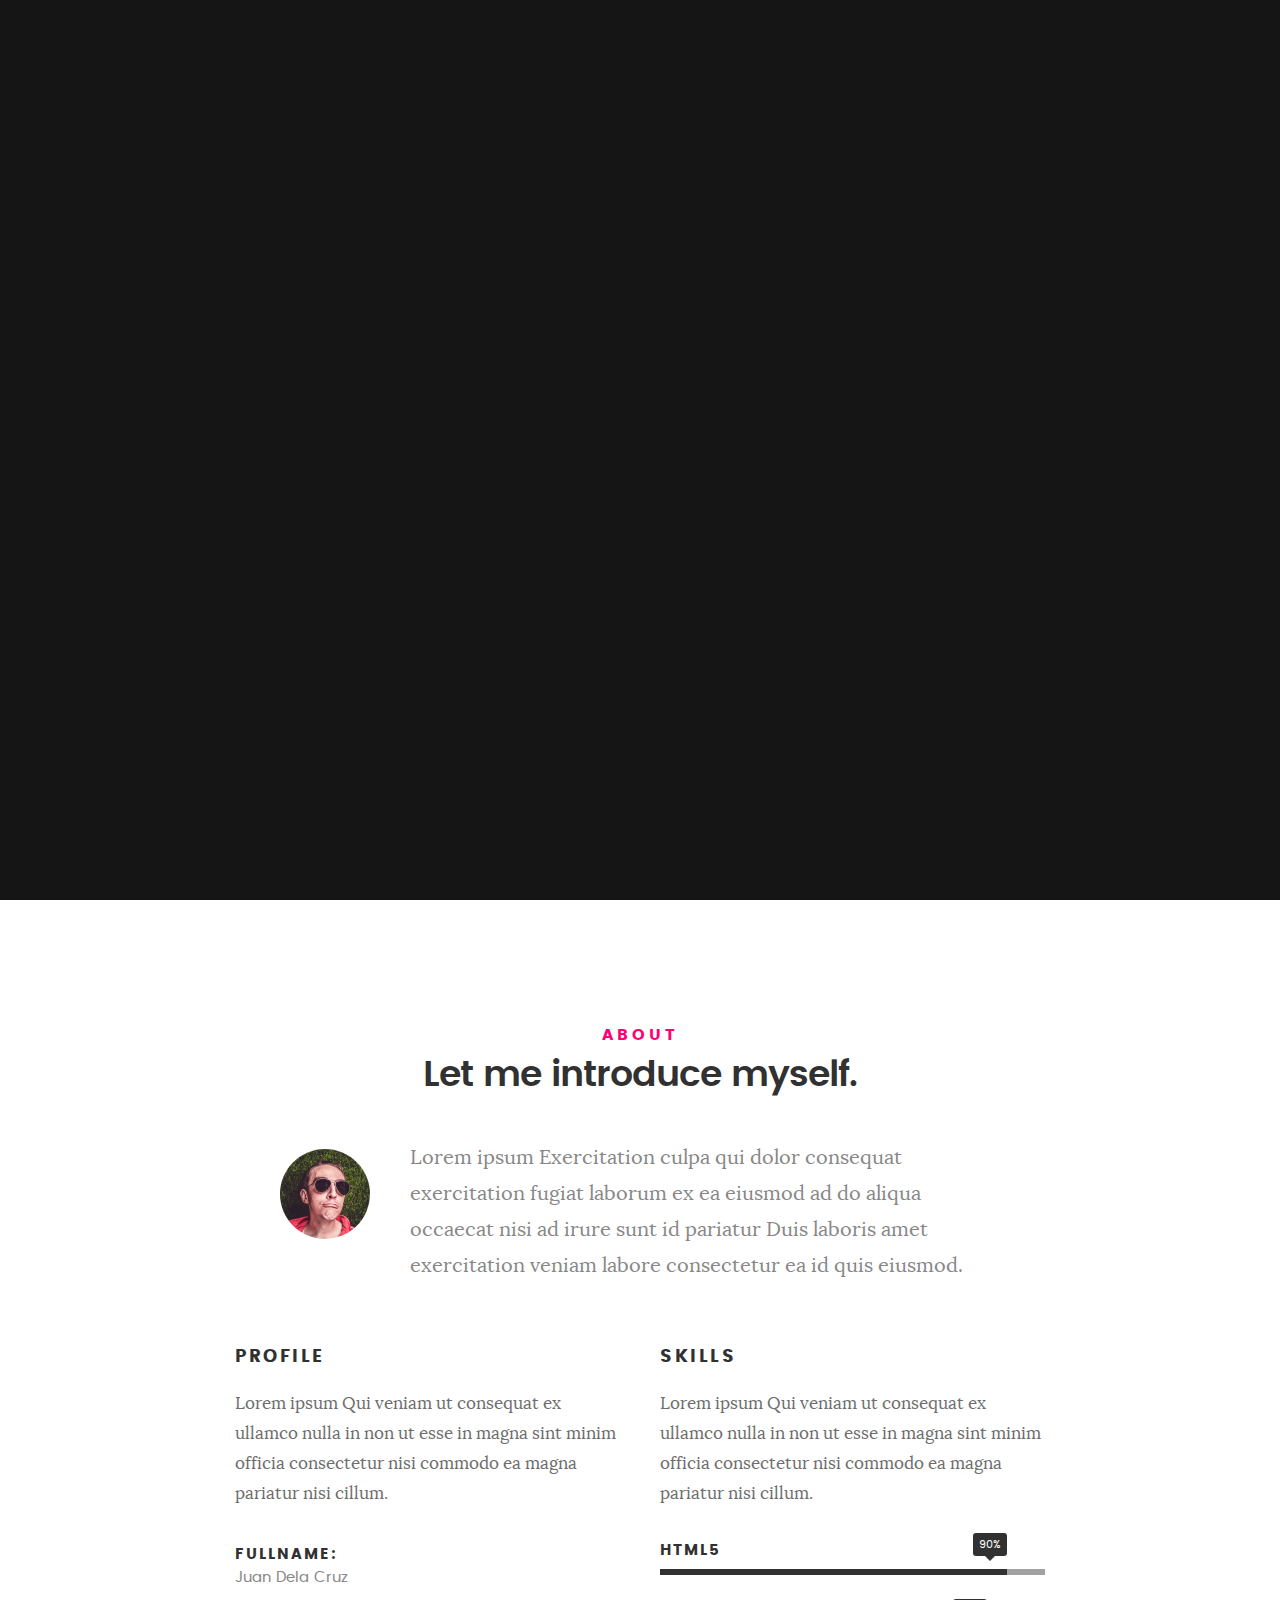
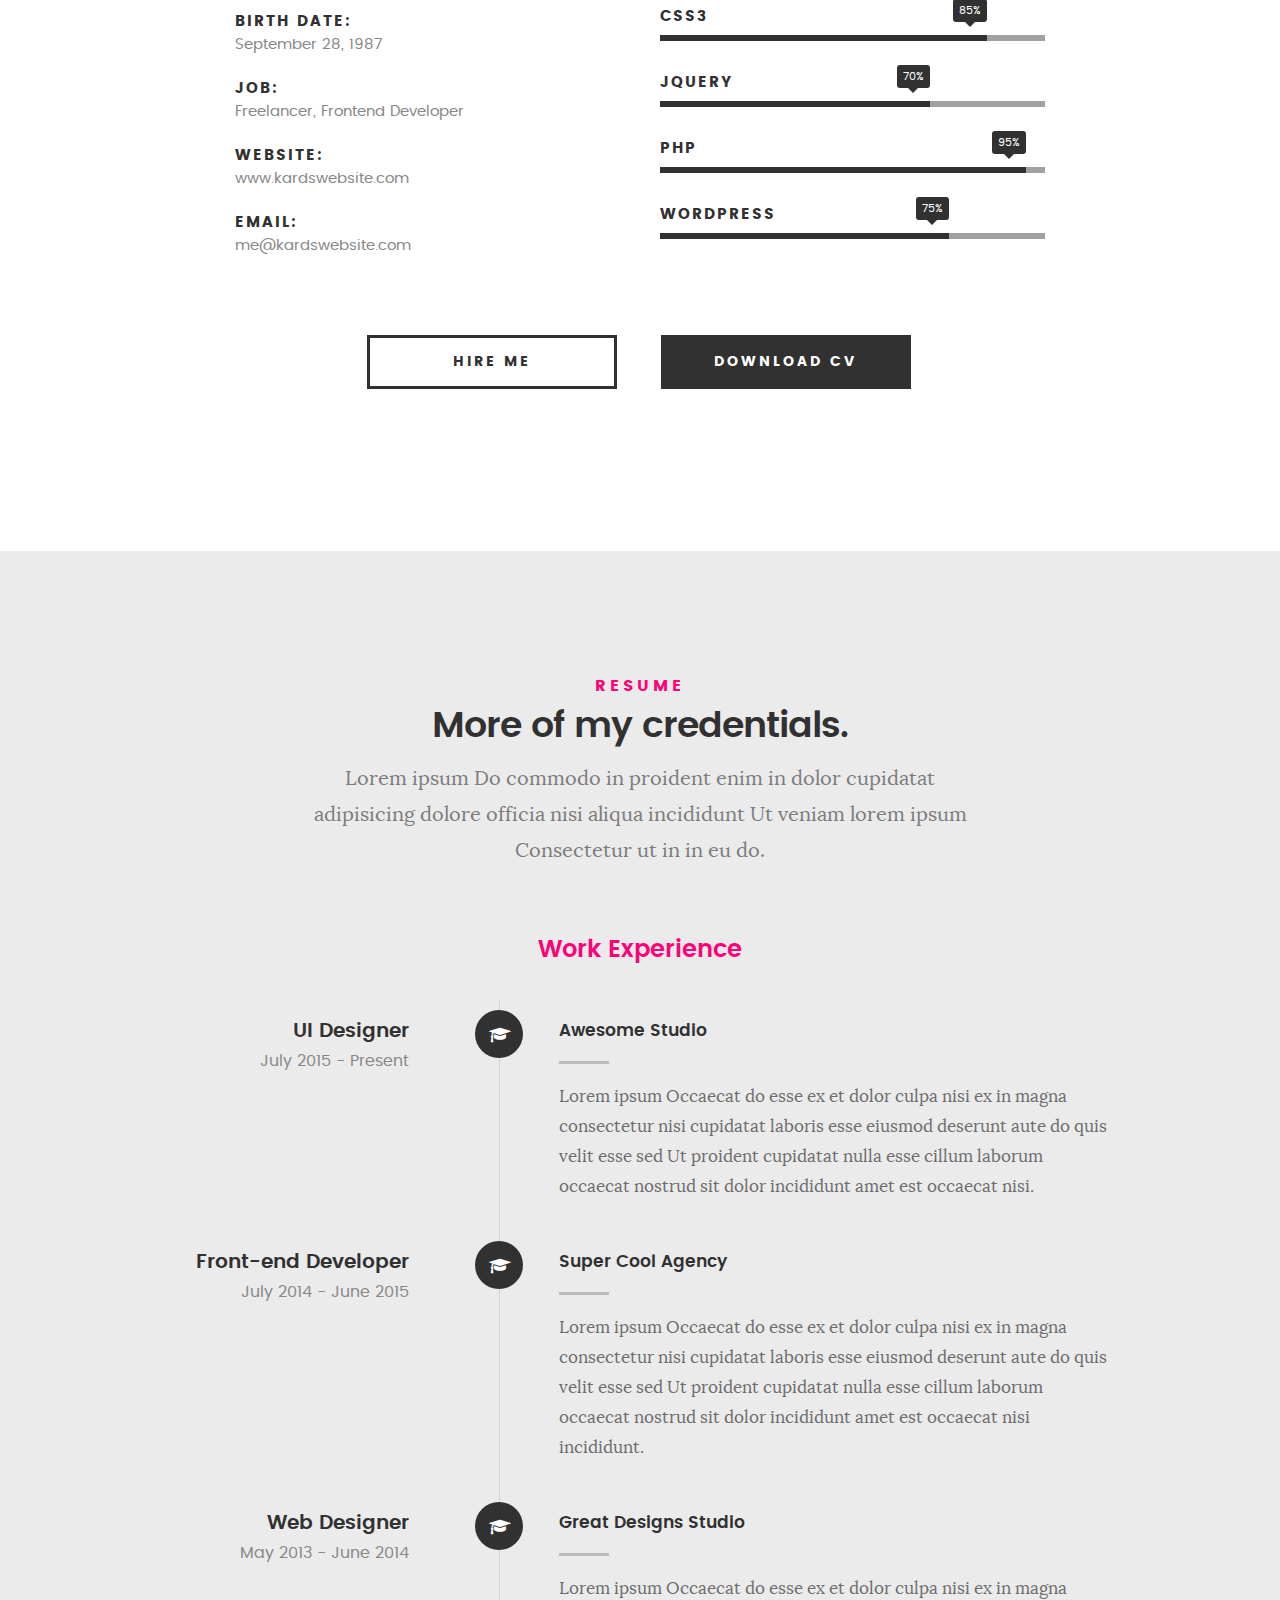
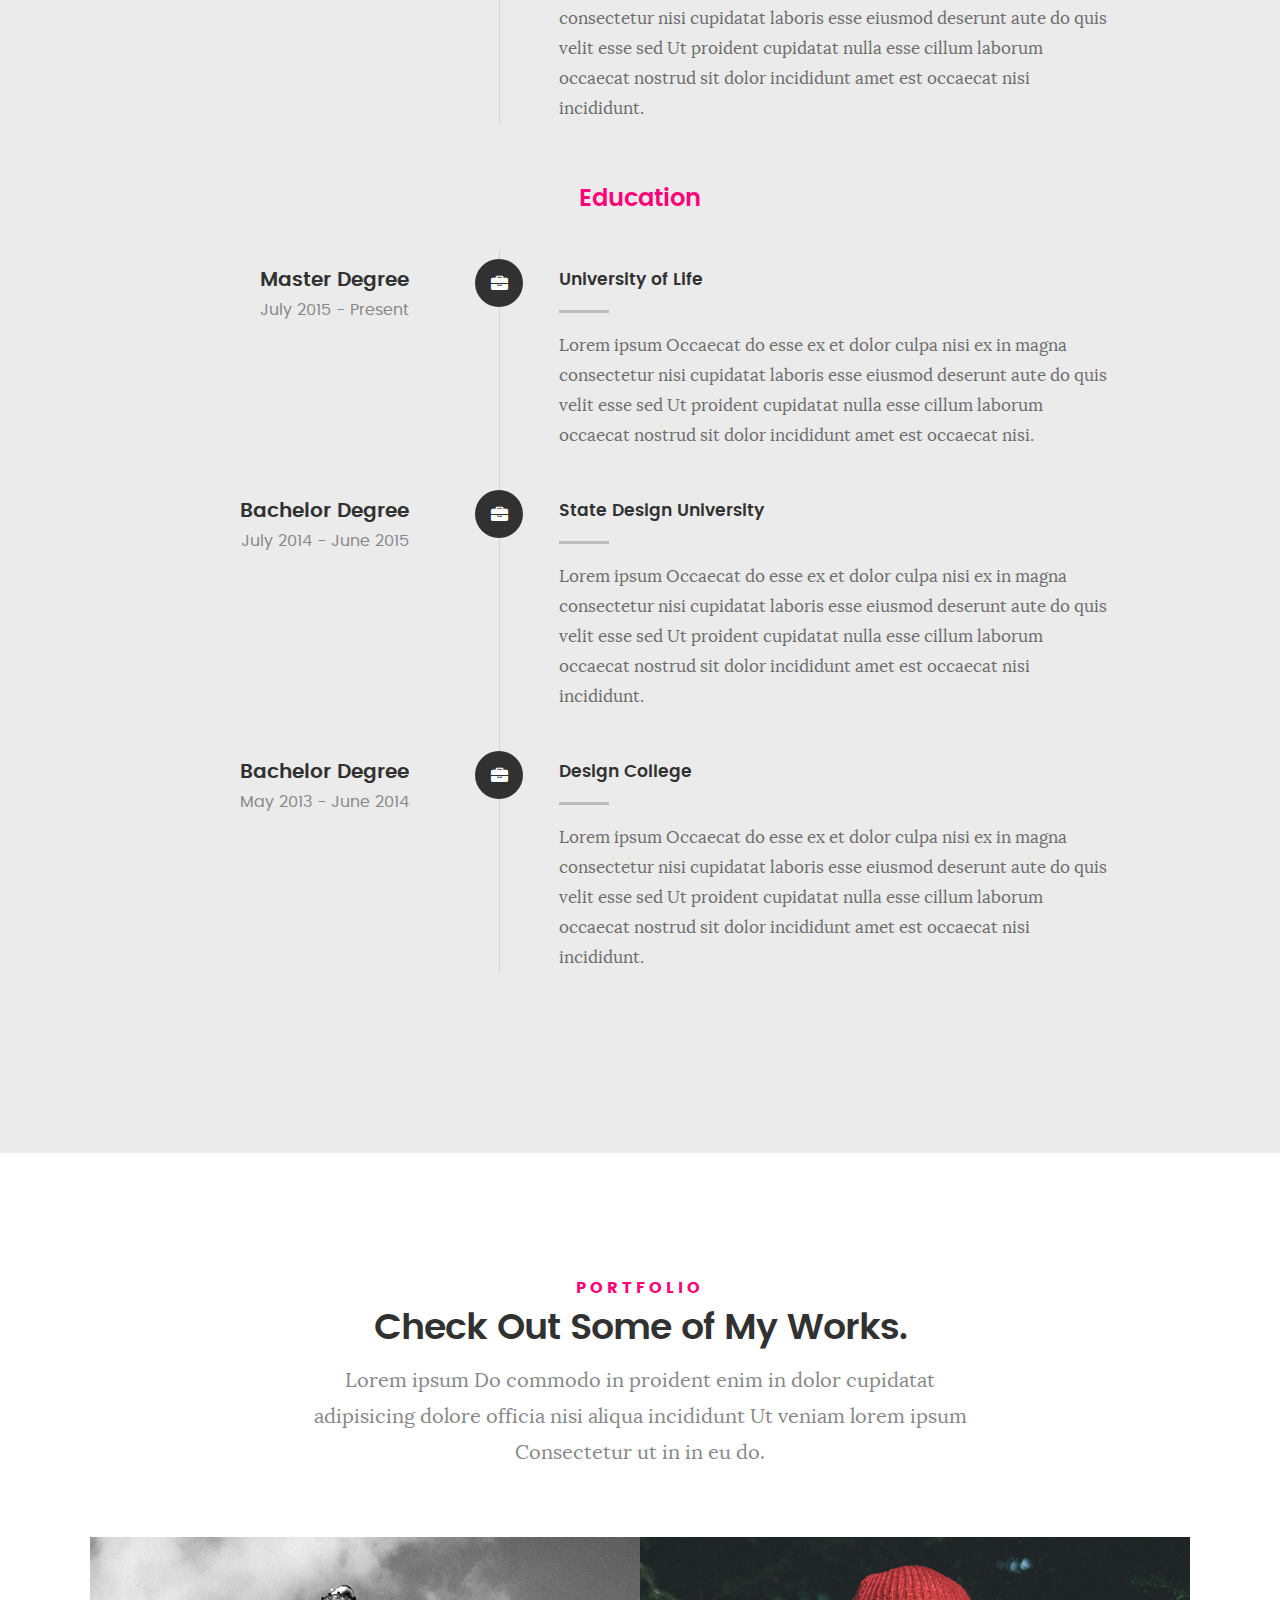
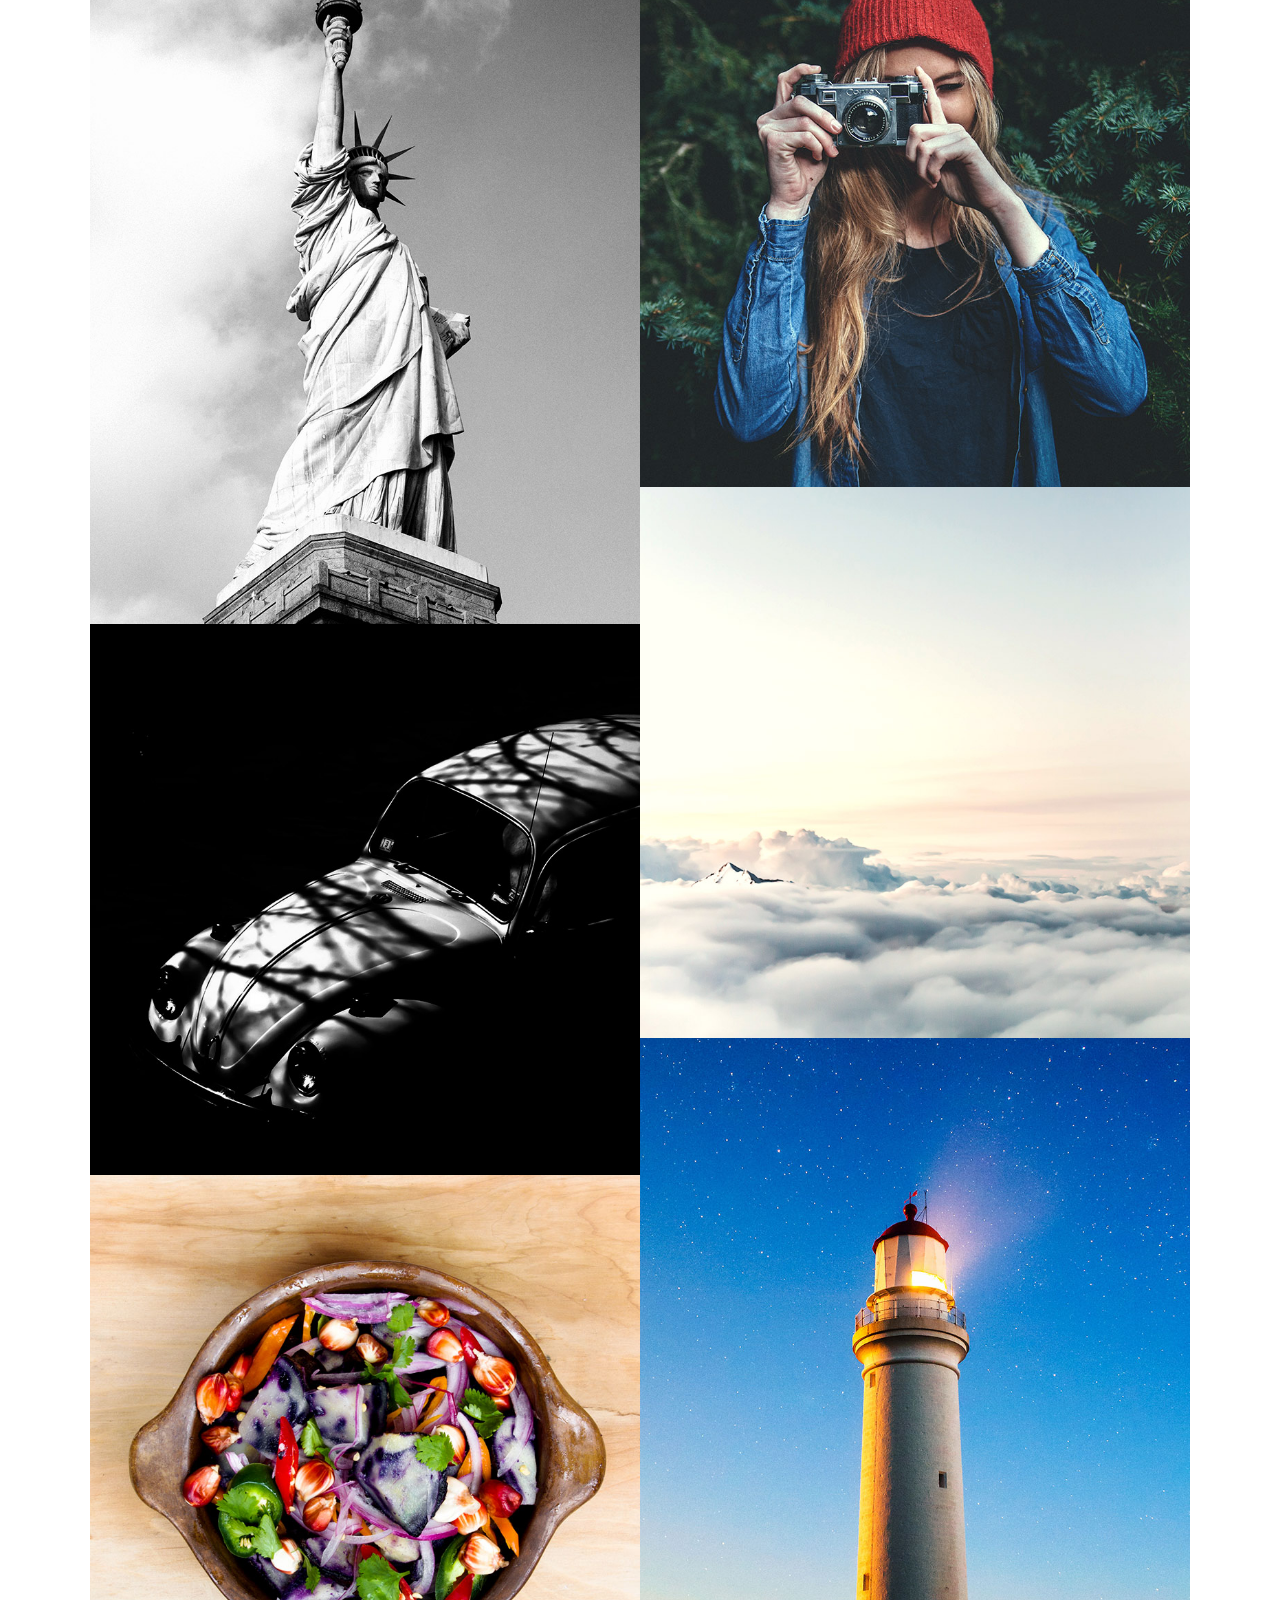
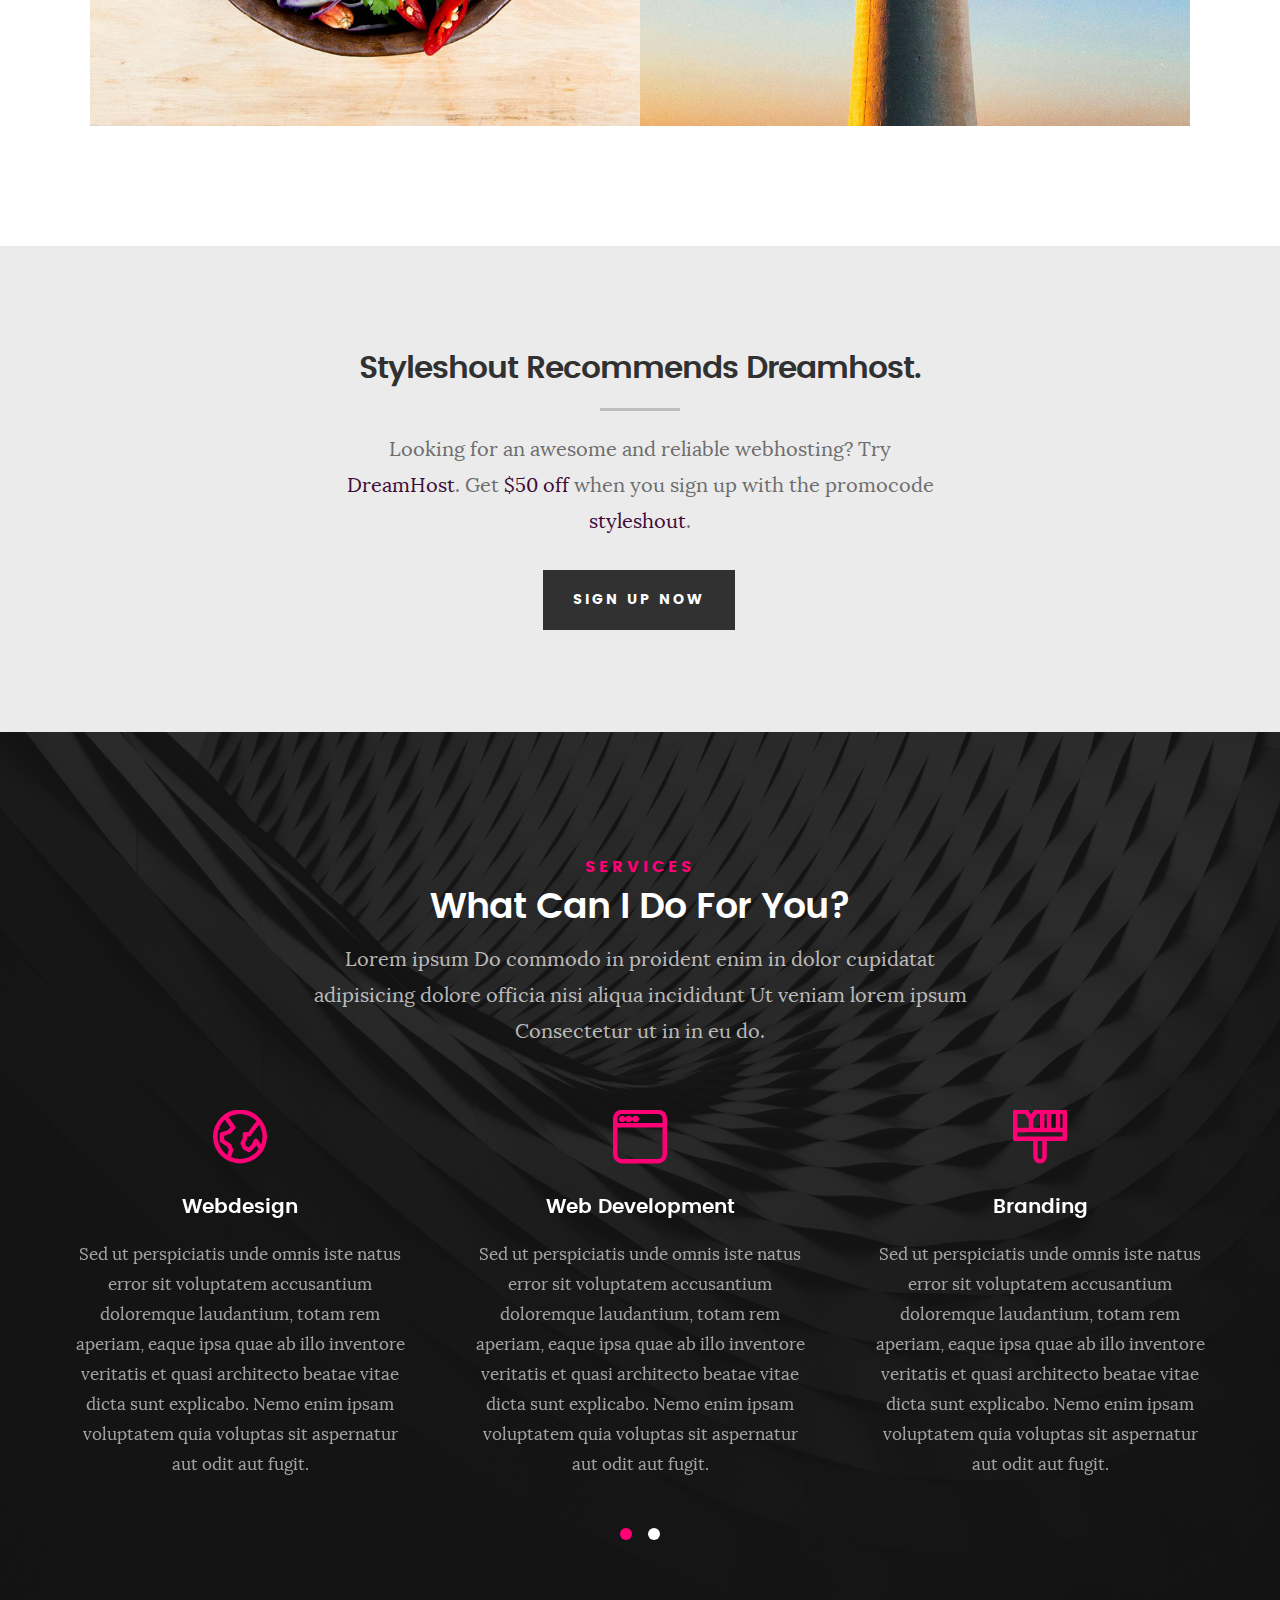
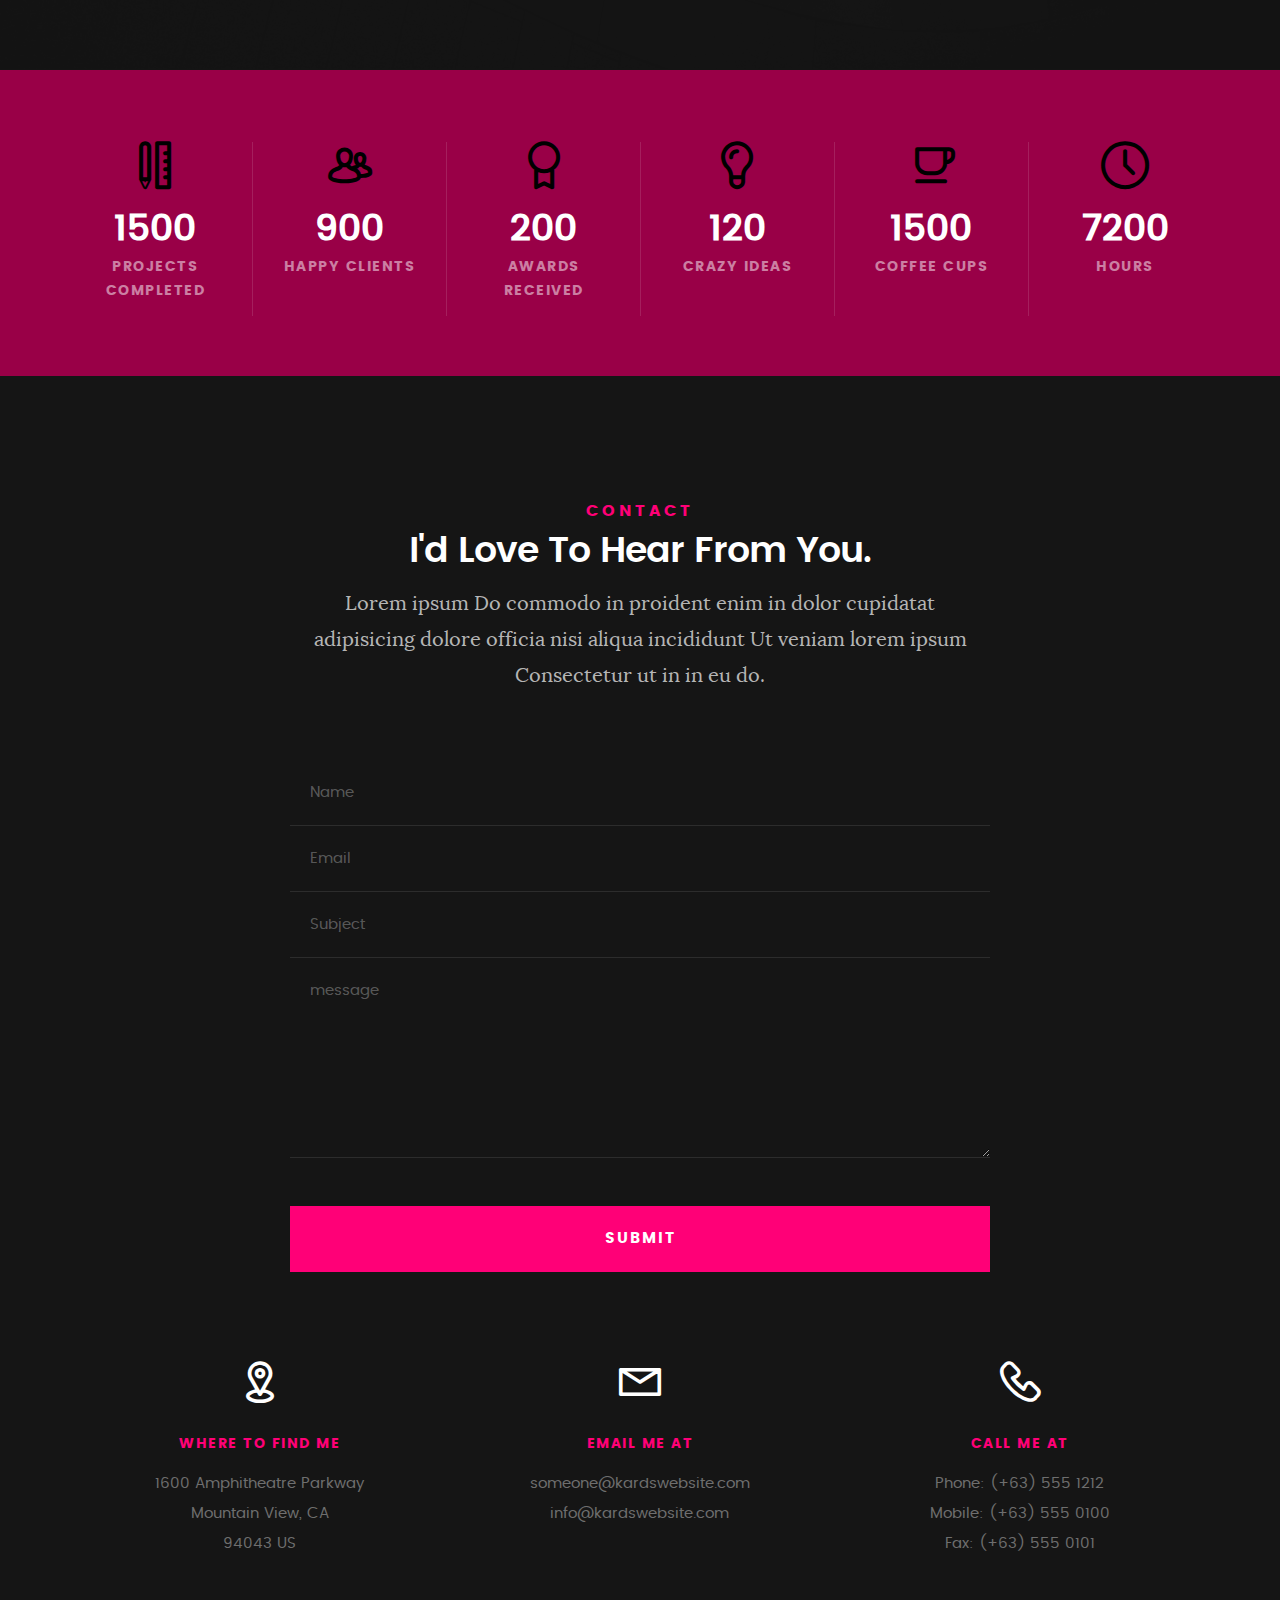
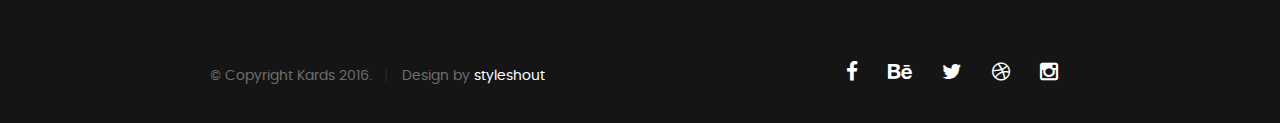
<file: Kards10/index.html>
<!DOCTYPE html>
<!--[if IE 8 ]><html class="no-js oldie ie8" lang="en"> <![endif]-->
<!--[if IE 9 ]><html class="no-js oldie ie9" lang="en"> <![endif]-->
<!--[if (gte IE 9)|!(IE)]><!--><html class="no-js" lang="en"> <!--<![endif]-->
<head>

   <!--- basic page needs
   ================================================== -->
   <meta charset="utf-8">
	<title>Kards</title>
	<meta name="description" content="">  
	<meta name="author" content="">

   <!-- mobile specific metas
   ================================================== -->
	<meta name="viewport" content="width=device-width, initial-scale=1, maximum-scale=1">

 	<!-- CSS
   ================================================== -->
   <link rel="stylesheet" href="css/base.css">  
   <link rel="stylesheet" href="css/main.css">
   <link rel="stylesheet" href="css/vendor.css">     

   <!-- script
   ================================================== -->   
	<script src="js/modernizr.js"></script>
	<script src="js/pace.min.js"></script>

   <!-- favicons
	================================================== -->
	<link rel="icon" type="image/png" href="favicon.png">

</head>

<body id="top">

	<!-- header 
   ================================================== -->
   <header>   	
   	<div class="row">

   		<div class="top-bar">
   			<a class="menu-toggle" href="#"><span>Menu</span></a>

	   		<div class="logo">
		         <a href="index.html">KARDS</a>
		      </div>		      

		   	<nav id="main-nav-wrap">
					<ul class="main-navigation">
						<li class="current"><a class="smoothscroll"  href="#intro" title="">Home</a></li>
						<li><a class="smoothscroll"  href="#about" title="">About</a></li>
						<li><a class="smoothscroll"  href="#resume" title="">Resume</a></li>
						<li><a class="smoothscroll"  href="#portfolio" title="">Portfolio</a></li>
						<li><a class="smoothscroll"  href="#services" title="">Services</a></li>					
						<li><a class="smoothscroll"  href="#contact" title="">Contact</a></li>	
						<li><a href="styles.html" title="">Style Demo</a></li>				
					</ul>
				</nav>    		
   		</div> <!-- /top-bar --> 
   		
   	</div> <!-- /row --> 		
   </header> <!-- /header -->

	<!-- intro section
   ================================================== -->
   <section id="intro">   

   	<div class="intro-overlay"></div>	

   	<div class="intro-content">
   		<div class="row">

   			<div class="col-twelve">

	   			<h5>Hello, World.</h5>
	   			<h1>I'm Juan Dela Cruz.</h1>

	   			<p class="intro-position">
	   				<span>Front-end Developer</span>
	   				<span>UI/UX Designer</span> 
	   			</p>

	   			<a class="button stroke smoothscroll" href="#about" title="">More About Me</a>

	   		</div>  
   			
   		</div>   		 		
   	</div> <!-- /intro-content --> 

   	<ul class="intro-social">        
         <li><a href="#"><i class="fa fa-facebook"></i></a></li>
         <li><a href="#"><i class="fa fa-behance"></i></a></li>
         <li><a href="#"><i class="fa fa-twitter"></i></a></li>
         <li><a href="#"><i class="fa fa-dribbble"></i></a></li>
         <li><a href="#"><i class="fa fa-instagram"></i></a></li>
      </ul> <!-- /intro-social -->      	

   </section> <!-- /intro -->


   <!-- about section
   ================================================== -->
   <section id="about">  

   	<div class="row section-intro">
   		<div class="col-twelve">

   			<h5>About</h5>
   			<h1>Let me introduce myself.</h1>

   			<div class="intro-info">

   				<img src="images/profile-pic.jpg" alt="Profile Picture">

   				<p class="lead">Lorem ipsum Exercitation culpa qui dolor consequat exercitation fugiat laborum ex ea eiusmod ad do aliqua occaecat nisi ad irure sunt id pariatur Duis laboris amet exercitation veniam labore consectetur ea id quis eiusmod.</p>
   			</div>   			

   		</div>   		
   	</div> <!-- /section-intro -->

   	<div class="row about-content">

   		<div class="col-six tab-full">

   			<h3>Profile</h3>
   			<p>Lorem ipsum Qui veniam ut consequat ex ullamco nulla in non ut esse in magna sint minim officia consectetur nisi commodo ea magna pariatur nisi cillum.</p>

   			<ul class="info-list">
   				<li>
   					<strong>Fullname:</strong>
   					<span>Juan Dela Cruz</span>
   				</li>
   				<li>
   					<strong>Birth Date:</strong>
   					<span>September 28, 1987</span>
   				</li>
   				<li>
   					<strong>Job:</strong>
   					<span>Freelancer, Frontend Developer</span>
   				</li>
   				<li>
   					<strong>Website:</strong>
   					<span>www.kardswebsite.com</span>
   				</li>
   				<li>
   					<strong>Email:</strong>
   					<span>me@kardswebsite.com</span>
   				</li>

   			</ul> <!-- /info-list -->

   		</div>

   		<div class="col-six tab-full">

   			<h3>Skills</h3>
   			<p>Lorem ipsum Qui veniam ut consequat ex ullamco nulla in non ut esse in magna sint minim officia consectetur nisi commodo ea magna pariatur nisi cillum.</p>

				<ul class="skill-bars">
				   <li>
				   	<div class="progress percent90"><span>90%</span></div>
				   	<strong>HTML5</strong>
				   </li>
				   <li>
				   	<div class="progress percent85"><span>85%</span></div>
				   	<strong>CSS3</strong>
				   </li>
				   <li>
				   	<div class="progress percent70"><span>70%</span></div>
				   	<strong>JQuery</strong>
				   </li>
				   <li>
				   	<div class="progress percent95"><span>95%</span></div>
				   	<strong>PHP</strong>
				   </li>
				   <li>

				   	<div class="progress percent75"><span>75%</span></div>
				   	<strong>Wordpress</strong>
				   </li>
      
				</ul> <!-- /skill-bars -->		

   		</div>

   	</div>

   	<div class="row button-section">
   		<div class="col-twelve">
   			<a href="#contact" title="Hire Me" class="button stroke smoothscroll">Hire Me</a>
   			<a href="#" title="Download CV" class="button button-primary">Download CV</a>
   		</div>   		
   	</div>

   </section> <!-- /process-->    


   <!-- resume Section
   ================================================== -->
	<section id="resume" class="grey-section">

		<div class="row section-intro">
   		<div class="col-twelve">

   			<h5>Resume</h5>
   			<h1>More of my credentials.</h1>

   			<p class="lead">Lorem ipsum Do commodo in proident enim in dolor cupidatat adipisicing dolore officia nisi aliqua incididunt Ut veniam lorem ipsum Consectetur ut in in eu do.</p>

   		</div>   		
   	</div> <!-- /section-intro--> 

   	<div class="row resume-timeline">

   		<div class="col-twelve resume-header">

   			<h2>Work Experience</h2>

   		</div> <!-- /resume-header -->

   		<div class="col-twelve">

   			<div class="timeline-wrap">

   				<div class="timeline-block">

	   				<div class="timeline-ico">
	   					<i class="fa fa-graduation-cap"></i>
	   				</div>

	   				<div class="timeline-header">
	   					<h3>UI Designer</h3>
	   					<p>July 2015 - Present</p>
	   				</div>

	   				<div class="timeline-content">
	   					<h4>Awesome Studio</h4>
	   					<p>Lorem ipsum Occaecat do esse ex et dolor culpa nisi ex in magna consectetur nisi cupidatat laboris esse eiusmod deserunt aute do quis velit esse sed Ut proident cupidatat nulla esse cillum laborum occaecat nostrud sit dolor incididunt amet est occaecat nisi.</p>
	   				</div>

	   			</div> <!-- /timeline-block -->

	   			<div class="timeline-block">

	   				<div class="timeline-ico">
	   					<i class="fa fa-graduation-cap"></i>
	   				</div>

	   				<div class="timeline-header">
	   					<h3>Front-end Developer</h3>
	   					<p>July 2014 - June 2015</p>
	   				</div>

	   				<div class="timeline-content">
	   					<h4>Super Cool Agency</h4>
	   					<p>Lorem ipsum Occaecat do esse ex et dolor culpa nisi ex in magna consectetur nisi cupidatat laboris esse eiusmod deserunt aute do quis velit esse sed Ut proident cupidatat nulla esse cillum laborum occaecat nostrud sit dolor incididunt amet est occaecat nisi incididunt.</p>
	   				</div>

	   			</div> <!-- /timeline-block -->

	   			<div class="timeline-block">

	   				<div class="timeline-ico">
	   					<i class="fa fa-graduation-cap"></i>
	   				</div>

	   				<div class="timeline-header">
	   					<h3>Web Designer</h3>
	   					<p>May 2013 - June 2014</p>
	   				</div>

	   				<div class="timeline-content">
	   					<h4>Great Designs Studio</h4>
	   					<p>Lorem ipsum Occaecat do esse ex et dolor culpa nisi ex in magna consectetur nisi cupidatat laboris esse eiusmod deserunt aute do quis velit esse sed Ut proident cupidatat nulla esse cillum laborum occaecat nostrud sit dolor incididunt amet est occaecat nisi incididunt.</p>
	   				</div>

	   			</div> <!-- /timeline-block -->

   			</div> <!-- /timeline-wrap -->   			

   		</div> <!-- /col-twelve -->
   		
   	</div> <!-- /resume-timeline -->
   	
   	<div class="row resume-timeline">

   		<div class="col-twelve resume-header">

   			<h2>Education</h2>

   		</div> <!-- /resume-header -->

   		<div class="col-twelve">

   			<div class="timeline-wrap">

   				<div class="timeline-block">

	   				<div class="timeline-ico">
	   					<i class="fa fa-briefcase"></i>
	   				</div>

	   				<div class="timeline-header">
	   					<h3>Master Degree</h3>
	   					<p>July 2015 - Present</p>
	   				</div>

	   				<div class="timeline-content">
	   					<h4>University of Life</h4>
	   					<p>Lorem ipsum Occaecat do esse ex et dolor culpa nisi ex in magna consectetur nisi cupidatat laboris esse eiusmod deserunt aute do quis velit esse sed Ut proident cupidatat nulla esse cillum laborum occaecat nostrud sit dolor incididunt amet est occaecat nisi.</p>
	   				</div>

	   			</div> <!-- /timeline-block -->

	   			<div class="timeline-block">

	   				<div class="timeline-ico">
	   					<i class="fa fa-briefcase"></i>
	   				</div>

	   				<div class="timeline-header">
	   					<h3>Bachelor Degree</h3>
	   					<p>July 2014 - June 2015</p>
	   				</div>

	   				<div class="timeline-content">
	   					<h4>State Design University</h4>
	   					<p>Lorem ipsum Occaecat do esse ex et dolor culpa nisi ex in magna consectetur nisi cupidatat laboris esse eiusmod deserunt aute do quis velit esse sed Ut proident cupidatat nulla esse cillum laborum occaecat nostrud sit dolor incididunt amet est occaecat nisi incididunt.</p>
	   				</div>

	   			</div> <!-- /timeline-block -->

	   			<div class="timeline-block">

	   				<div class="timeline-ico">
	   					<i class="fa fa-briefcase"></i>
	   				</div>

	   				<div class="timeline-header">
	   					<h3>Bachelor Degree</h3>
	   					<p>May 2013 - June 2014</p>
	   				</div>

	   				<div class="timeline-content">
	   					<h4>Design College</h4>
	   					<p>Lorem ipsum Occaecat do esse ex et dolor culpa nisi ex in magna consectetur nisi cupidatat laboris esse eiusmod deserunt aute do quis velit esse sed Ut proident cupidatat nulla esse cillum laborum occaecat nostrud sit dolor incididunt amet est occaecat nisi incididunt.</p>
	   				</div>

	   			</div> <!-- /timeline-block -->

   			</div> <!-- /timeline-wrap -->   			

   		</div> <!-- /col-twelve -->
   		
   	</div> <!-- /resume-timeline -->
		
	</section> <!-- /features -->


	<!-- Portfolio Section
   ================================================== -->
	<section id="portfolio">

		<div class="row section-intro">
   		<div class="col-twelve">

   			<h5>Portfolio</h5>
   			<h1>Check Out Some of My Works.</h1>

   			<p class="lead">Lorem ipsum Do commodo in proident enim in dolor cupidatat adipisicing dolore officia nisi aliqua incididunt Ut veniam lorem ipsum Consectetur ut in in eu do.</p>

   		</div>   		
   	</div> <!-- /section-intro--> 

   	<div class="row portfolio-content">

   		<div class="col-twelve">

   			<!-- portfolio-wrapper -->
	         <div id="folio-wrapper" class="block-1-2 block-mob-full stack">

	         	<div class="bgrid folio-item">
	               <div class="item-wrap">
	               	<img src="images/portfolio/liberty.jpg" alt="Liberty">
	                  <a href="#modal-01" class="overlay">	                  	           
	                     <div class="folio-item-table">
	                     	<div class="folio-item-cell">
		     					       <h3 class="folio-title">Liberty</h3>	     					    
		     					    	 <span class="folio-types">
		     					       	  Graphic Design
		     					       </span>
		     					   </div>	                      	
	                     </div>                    
	                  </a>
	               </div>	               
	        		</div> <!-- /folio-item -->

	        		<div class="bgrid folio-item">
	               <div class="item-wrap">
	               	<img src="images/portfolio/shutterbug.jpg" alt="Shutterbug">
	               	<a href="#modal-02" class="overlay">              		                  
	                     <div class="folio-item-table">
	                     	<div class="folio-item-cell">
	                     		<h3 class="folio-title">Shutterbug</h3>	     					    
		     					    	<span class="folio-types">
		     					       	  Web Design
		     					      </span>		     		
		     					   </div> 	                      	
	                     </div>                    
	                  </a>
	               </div>
	        		</div> <!-- /folio-item -->

	            <div class="bgrid folio-item">
	               <div class="item-wrap">
	               	<img src="images/portfolio/clouds.jpg"alt="Clouds">
	                  <a href="#modal-03" class="overlay">             		                  
	                     <div class="folio-item-table">
	                     	<div class="folio-item-cell">
	                     		<h3 class="folio-title">Clouds</h3>	     					    
		     					    	<span class="folio-types">
		     					       	  Web Design
		     					      </span>		     		
		     					   </div> 	                      	
	                     </div>                    
	                  </a>
	               </div>
	        		</div> <!-- /folio-item -->

	            <div class="bgrid folio-item">
	               <div class="item-wrap">
	               	<img src="images/portfolio/beetle.jpg" alt="Beetle">
	                  <a href="#modal-04" class="overlay">                  	                 
	                     <div class="folio-item-table">
	                     	<div class="folio-item-cell">
	                     		<h3 class="folio-title">Beetle</h3>	     					    
		     					    	<span class="folio-types">
		     					       	  Branding
		     					      </span>		     		
		     					   </div>  	                      	
	                     </div>                    
	                  </a>
	               </div>
	        		</div> <!-- /folio-item -->     

	        		<div class="bgrid folio-item">
	               <div class="item-wrap">
	               	<img src="images/portfolio/lighthouse.jpg" alt="Lighthouse">
	                  <a href="#modal-05" class="overlay">             		                  
	                     <div class="folio-item-table">
	                     	<div class="folio-item-cell">
	                     		<h3 class="folio-title">Lighthouse</h3>	     					    
		     					    	<span class="folio-types">
		     					       	  Web Development
		     					      </span>		     		
		     					   </div> 	                      	
	                     </div>                    
	                  </a>
	               </div>
	        		</div> <!-- /folio-item -->

	            <div class="bgrid folio-item">
	               <div class="item-wrap">
	               	<img src="images/portfolio/salad.jpg" alt="Salad">
	                  <a href="#modal-06" class="overlay">
	                     <div class="folio-item-table">
	                     	<div class="folio-item-cell">
	                     		<h3 class="folio-title">Salad</h3>	     					    
		     					    	<span class="folio-types">
		     					       	  Branding
		     					      </span>		     		
		     					   </div>	                      	
	                     </div>                    
	                  </a>
	               </div>
	        		</div> <!-- /folio-item -->   

	            <!-- modal popups - begin
	            ============================================================= -->
	            <div id="modal-01" class="popup-modal slider mfp-hide">	

				     	<div class="media">
				     		<img src="images/portfolio/modals/m-liberty.jpg" alt="" />
				     	</div>      	

					   <div class="description-box">
					      <h4>Liberty</h4>		      
					      <p>Proin gravida nibh vel velit auctor aliquet. Aenean sollicitudin, lorem quis bibendum auctor, nisi elit consequat ipsum, nec sagittis sem nibh id elit.</p>

					      <div class="categories">Web Development</div>			               
					   </div>

			         <div class="link-box">
			            <a href="http://www.behance.net">Details</a>
					      <a href="#" class="popup-modal-dismiss">Close</a>
			         </div>		      

				   </div> <!-- /modal-01 -->

				   <div id="modal-02" class="popup-modal slider mfp-hide">	

				     	<div class="media">
				     		<img src="images/portfolio/modals/m-shutterbug.jpg" alt="" />
				     	</div>      	

					   <div class="description-box">
					      <h4>Shutterbug</h4>		      
					      <p>Proin gravida nibh vel velit auctor aliquet. Aenean sollicitudin, lorem quis bibendum auctor, nisi elit consequat ipsum, nec sagittis sem nibh id elit.</p>

					      <div class="categories">Web Design</div>			               
					   </div>

			         <div class="link-box">
			            <a href="http://www.behance.net">Details</a>
					      <a href="#" class="popup-modal-dismiss">Close</a>
			         </div>		      

				   </div> <!-- /modal-02 -->

				   <div id="modal-03" class="popup-modal slider mfp-hide">	

				     	<div class="media">
				     		<img src="images/portfolio/modals/m-clouds.jpg" alt="" />
				     	</div>      	

					   <div class="description-box">
					      <h4>Clouds</h4>		      
					      <p>Proin gravida nibh vel velit auctor aliquet. Aenean sollicitudin, lorem quis bibendum auctor, nisi elit consequat ipsum, nec sagittis sem nibh id elit.</p>

					      <div class="categories">Web Design</div>			               
					   </div>

			         <div class="link-box">
			            <a href="http://www.behance.net">Details</a>
					      <a href="#" class="popup-modal-dismiss">Close</a>
			         </div>		      

				   </div> <!-- /modal-03 -->

				   <div id="modal-04" class="popup-modal slider mfp-hide">	

				     	<div class="media">
				     		<img src="images/portfolio/modals/m-beetle.jpg" alt="" />
				     	</div>      	

					   <div class="description-box">
					      <h4>Beetle</h4>		      
					      <p>Proin gravida nibh vel velit auctor aliquet. Aenean sollicitudin, lorem quis bibendum auctor, nisi elit consequat ipsum, nec sagittis sem nibh id elit.</p>

					      <div class="categories">Branding</div>			               
					   </div>

			         <div class="link-box">
			            <a href="http://www.behance.net">Details</a>
					      <a href="#" class="popup-modal-dismiss">Close</a>
			         </div>		      

				   </div> <!-- /modal-04 -->

				   <div id="modal-05" class="popup-modal slider mfp-hide">	

				     	<div class="media">
				     		<img src="images/portfolio/modals/m-lighthouse.jpg" alt="" />
				     	</div>      	

					   <div class="description-box">
					      <h4>Lighthouse</h4>		      
					      <p>Proin gravida nibh vel velit auctor aliquet. Aenean sollicitudin, lorem quis bibendum auctor, nisi elit consequat ipsum, nec sagittis sem nibh id elit.</p>

					      <div class="categories">Web Development</div>			               
					   </div>

			         <div class="link-box">
			            <a href="http://www.behance.net">Details</a>
					      <a href="#" class="popup-modal-dismiss">Close</a>
			         </div>		      

				   </div> <!-- /modal-05 -->

				   <div id="modal-06" class="popup-modal slider mfp-hide">	

				     	<div class="media">
				     		<img src="images/portfolio/modals/m-salad.jpg" alt="" />
				     	</div>      	

					   <div class="description-box">
					      <h4>Salad</h4>		      
					      <p>Proin gravida nibh vel velit auctor aliquet. Aenean sollicitudin, lorem quis bibendum auctor, nisi elit consequat ipsum, nec sagittis sem nibh id elit.</p>

					      <div class="categories">Branding</div>			               
					   </div>

			         <div class="link-box">
			            <a href="http://www.behance.net">Details</a>
					      <a href="#" class="popup-modal-dismiss">Close</a>
			         </div>		      

				   </div> <!-- /modal-06 -->


				   <!-- modal popups - end
	            ============================================================= -->

	         </div> <!-- /portfolio-wrapper --> 

   		</div>  <!-- /twelve -->   

   	</div> <!-- /portfolio-content --> 
		
	</section> <!-- /portfolio --> 


	<!-- CTA Section
   ================================================== -->
	<section id="cta" class="grey-section">

   	<div class="row cta-content">

   		<div class="col-twelve section-ads">  

	     		<h2 class="h01"><a href="http://www.dreamhost.com/r.cgi?287326|STYLESHOUT">Styleshout Recommends Dreamhost.</a></h2>

		      <p class="lead">
		      Looking for an awesome and reliable webhosting? Try <a href="http://www.dreamhost.com/r.cgi?287326|STYLESHOUT"><span>DreamHost</span></a>.
				Get <span>$50 off</span> when you sign up with the promocode <span>styleshout</span>. 
				<!-- Simply type	the promocode in the box labeled “Promo Code” when placing your order. -->	
				</p>

				<div class="action">
			      <a class="button button-primary large" href="http://www.dreamhost.com/r.cgi?287326|STYLESHOUT">Sign Up Now</a>
		      </div>		     	

   		</div>

   	</div> <!-- /cta-content -->

   </section> <!-- /cta --> 

	
	<!-- services Section
   ================================================== -->
	<section id="services">

		<div class="overlay"></div>

		<div class="row section-intro">
   		<div class="col-twelve">

   			<h5>Services</h5>
   			<h1>What Can I Do For You?</h1>

   			<p class="lead">Lorem ipsum Do commodo in proident enim in dolor cupidatat adipisicing dolore officia nisi aliqua incididunt Ut veniam lorem ipsum Consectetur ut in in eu do.</p>

   		</div>   		
   	</div> <!-- /section-intro -->

   	<div class="row services-content">

   		<div id="owl-slider" class="owl-carousel services-list">

	      	<div class="service">	

	      		<span class="icon"><i class="icon-earth"></i></span>            

	            <div class="service-content">	

	            	 <h3>Webdesign</h3>

		            <p class="desc">Sed ut perspiciatis unde omnis iste natus error sit voluptatem accusantium doloremque laudantium, totam rem aperiam, eaque ipsa quae ab illo inventore veritatis et quasi architecto beatae vitae dicta sunt explicabo. Nemo enim ipsam voluptatem quia voluptas sit aspernatur aut odit aut fugit.
	         		</p>
	         		
	         	</div> 	         	 

				</div> <!-- /service -->

				<div class="service">	

					<span class="icon"><i class="icon-window"></i></span>                          

	            <div class="service-content">	

	            	<h3>Web Development</h3>  

		            <p class="desc">Sed ut perspiciatis unde omnis iste natus error sit voluptatem accusantium doloremque laudantium, totam rem aperiam, eaque ipsa quae ab illo inventore veritatis et quasi architecto beatae vitae dicta sunt explicabo. Nemo enim ipsam voluptatem quia voluptas sit aspernatur aut odit aut fugit.
	         		</p>

	            </div>	                          

			   </div> <!-- /service -->

			   <div class="service">

			   	<span class="icon"><i class="icon-paint-brush"></i></span>		            

	            <div class="service-content">

	            	<h3>Branding</h3>

		            <p class="desc">Sed ut perspiciatis unde omnis iste natus error sit voluptatem accusantium doloremque laudantium, totam rem aperiam, eaque ipsa quae ab illo inventore veritatis et quasi architecto beatae vitae dicta sunt explicabo. Nemo enim ipsam voluptatem quia voluptas sit aspernatur aut odit aut fugit.
	        			</p> 

	            </div> 	            	               

			   </div> <!-- /service -->

				<div class="service">

					<span class="icon"><i class="icon-toggles"></i></span>	              

	            <div class="service-content">

	            	<h3>UI/UX Design</h3>

		            <p class="desc">Sed ut perspiciatis unde omnis iste natus error sit voluptatem accusantium doloremque laudantium, totam rem aperiam, eaque ipsa quae ab illo inventore veritatis et quasi architecto beatae vitae dicta sunt explicabo. Nemo enim ipsam voluptatem quia voluptas sit aspernatur aut odit aut fugit.
	         		</p> 
	         		
	            </div>                

				</div> <!-- /service -->

			   <div class="service">

			   	<span class="icon"><i class="icon-image"></i></span>	            

	            <div class="service-content">

	            	<h3>Graphics Design</h3>

		            <p class="desc">Sed ut perspiciatis unde omnis iste natus error sit voluptatem accusantium doloremque laudantium, totam rem aperiam, eaque ipsa quae ab illo inventore veritatis et quasi architecto beatae vitae dicta sunt explicabo. Nemo enim ipsam voluptatem quia voluptas sit aspernatur aut odit aut fugit.
	        			</p> 

	            </div>	               

			   </div> <!-- /service -->

			   <div class="service">

			   	<span class="icon"><i class="icon-chat"></i></span>	   	           

	            <div class="service-content">

	            	 <h3>Consultancy</h3>

		            <p class="desc">Sed ut perspiciatis unde omnis iste natus error sit voluptatem accusantium doloremque laudantium, totam rem aperiam, eaque ipsa quae ab illo inventore veritatis et quasi architecto beatae vitae dicta sunt explicabo. Nemo enim ipsam voluptatem quia voluptas sit aspernatur aut odit aut fugit.
	        			</p> 
	        			
	            </div>	               

			   </div> <!-- /service -->

	      </div> <!-- /services-list -->
   		
   	</div> <!-- /services-content -->
		
	</section> <!-- /services -->	


	<!-- stats Section
   ================================================== -->
	<section id="stats" class="count-up">

		<div class="row">
			<div class="col-twelve">

				<div class="block-1-6 block-s-1-3 block-tab-1-2 block-mob-full stats-list">

					<div class="bgrid stat">

						<div class="icon-part">
							<i class="icon-pencil-ruler"></i>
						</div>

						<h3 class="stat-count">
							1500
						</h3>

						<h5 class="stat-title">
							Projects Completed
						</h5>

					</div> <!-- /stat -->					

					<div class="bgrid stat">

						<div class="icon-part">
							<i class="icon-users"></i>
						</div>

						<h3 class="stat-count">
							900
						</h3>

						<h5 class="stat-title">
							Happy Clients
						</h5>

					</div> <!-- /stat -->

					<div class="bgrid stat">

						<div class="icon-part">
							<i class="icon-badge"></i>
						</div>

						<h3 class="stat-count">
							200
						</h3>

						<h5 class="stat-title">
							Awards Received
						</h5>

					</div> <!-- /stat -->									

					<div class="bgrid stat">

						<div class="icon-part">
							<i class="icon-light-bulb"></i>
						</div>

						<h3 class="stat-count">
							120
						</h3>

						<h5 class="stat-title">
							Crazy Ideas
						</h5>

					</div> <!-- /stat -->

					<div class="bgrid stat">

						<div class="icon-part">
							<i class="icon-cup"></i>
						</div>

						<h3 class="stat-count">
							1500
						</h3>

						<h5 class="stat-title">
							Coffee Cups
						</h5>

					</div> <!-- /stat -->

					<div class="bgrid stat">

						<div class="icon-part">
							<i class="icon-clock"></i>
						</div>

						<h3 class="stat-count">
							7200
						</h3>

						<h5 class="stat-title">
							Hours
						</h5>

					</div> <!-- /stat -->

				</div> <!-- /stats-list -->

			</div> <!-- /twelve -->
		</div> <!-- /row -->

	</section> <!-- /stats -->

	
   <!-- contact
   ================================================== -->
	<section id="contact">

		<div class="row section-intro">
   		<div class="col-twelve">

   			<h5>Contact</h5>
   			<h1>I'd Love To Hear From You.</h1>

   			<p class="lead">Lorem ipsum Do commodo in proident enim in dolor cupidatat adipisicing dolore officia nisi aliqua incididunt Ut veniam lorem ipsum Consectetur ut in in eu do.</p>

   		</div> 
   	</div> <!-- /section-intro -->

   	<div class="row contact-form">

   		<div class="col-twelve">

            <!-- form -->
            <form name="contactForm" id="contactForm" method="post" action="">
      			<fieldset>

                  <div class="form-field">
 						   <input name="contactName" type="text" id="contactName" placeholder="Name" value="" minlength="2" required="">
                  </div>
                  <div class="form-field">
	      			   <input name="contactEmail" type="email" id="contactEmail" placeholder="Email" value="" required="">
	               </div>
                  <div class="form-field">
	     				   <input name="contactSubject" type="text" id="contactSubject" placeholder="Subject" value="">
	               </div>                       
                  <div class="form-field">
	                 	<textarea name="contactMessage" id="contactMessage" placeholder="message" rows="10" cols="50" required=""></textarea>
	               </div>                      
                 <div class="form-field">
                     <button class="submitform">Submit</button>
                     <div id="submit-loader">
                        <div class="text-loader">Sending...</div>                             
       				      <div class="s-loader">
								  	<div class="bounce1"></div>
								  	<div class="bounce2"></div>
								  	<div class="bounce3"></div>
								</div>
							</div>
                  </div>

      			</fieldset>
      		</form> <!-- Form End -->

            <!-- contact-warning -->
            <div id="message-warning">            	
            </div>            
            <!-- contact-success -->
      		<div id="message-success">
               <i class="fa fa-check"></i>Your message was sent, thank you!<br>
      		</div>

         </div> <!-- /col-twelve -->
   		
   	</div> <!-- /contact-form -->

   	<div class="row contact-info">

   		<div class="col-four tab-full">

   			<div class="icon">
   				<i class="icon-pin"></i>
   			</div>

   			<h5>Where to find me</h5>

   			<p>
            1600 Amphitheatre Parkway<br>
            Mountain View, CA<br>
            94043 US
            </p>

   		</div>

   		<div class="col-four tab-full collapse">

   			<div class="icon">
   				<i class="icon-mail"></i>
   			</div>

   			<h5>Email Me At</h5>

   			<p>someone@kardswebsite.com<br>
			   	info@kardswebsite.com			     
			   </p>

   		</div>

   		<div class="col-four tab-full">

   			<div class="icon">
   				<i class="icon-phone"></i>
   			</div>

   			<h5>Call Me At</h5>

   			<p>Phone: (+63) 555 1212<br>
			   	Mobile: (+63) 555 0100<br>
			     	Fax: (+63) 555 0101
			   </p>

   		</div>
   		
   	</div> <!-- /contact-info -->
		
	</section> <!-- /contact -->


   <!-- footer
   ================================================== -->

   <footer>
     	<div class="row">

     		<div class="col-six tab-full pull-right social">

     			<ul class="footer-social">        
			      <li><a href="#"><i class="fa fa-facebook"></i></a></li>
			      <li><a href="#"><i class="fa fa-behance"></i></a></li>
			      <li><a href="#"><i class="fa fa-twitter"></i></a></li>
			      <li><a href="#"><i class="fa fa-dribbble"></i></a></li>
			      <li><a href="#"><i class="fa fa-instagram"></i></a></li>
			   </ul> 
	      		
	      </div>

      	<div class="col-six tab-full">
	      	<div class="copyright">
		        	<span>© Copyright Kards 2016.</span> 
		        	<span>Design by <a href="http://www.styleshout.com/">styleshout</a></span>	         	
		         </div>		                  
	      	</div>

	      	<div id="go-top">
		         <a class="smoothscroll" title="Back to Top" href="#top"><i class="fa fa-long-arrow-up"></i></a>
		      </div>

      	</div> <!-- /row -->     	
   </footer>  

   <div id="preloader"> 
    	<div id="loader"></div>
   </div> 

   <!-- Java Script
   ================================================== --> 
   <script src="js/jquery-2.1.3.min.js"></script>
   <script src="js/plugins.js"></script>
   <script src="js/main.js"></script>

</body>

</html>
</file>
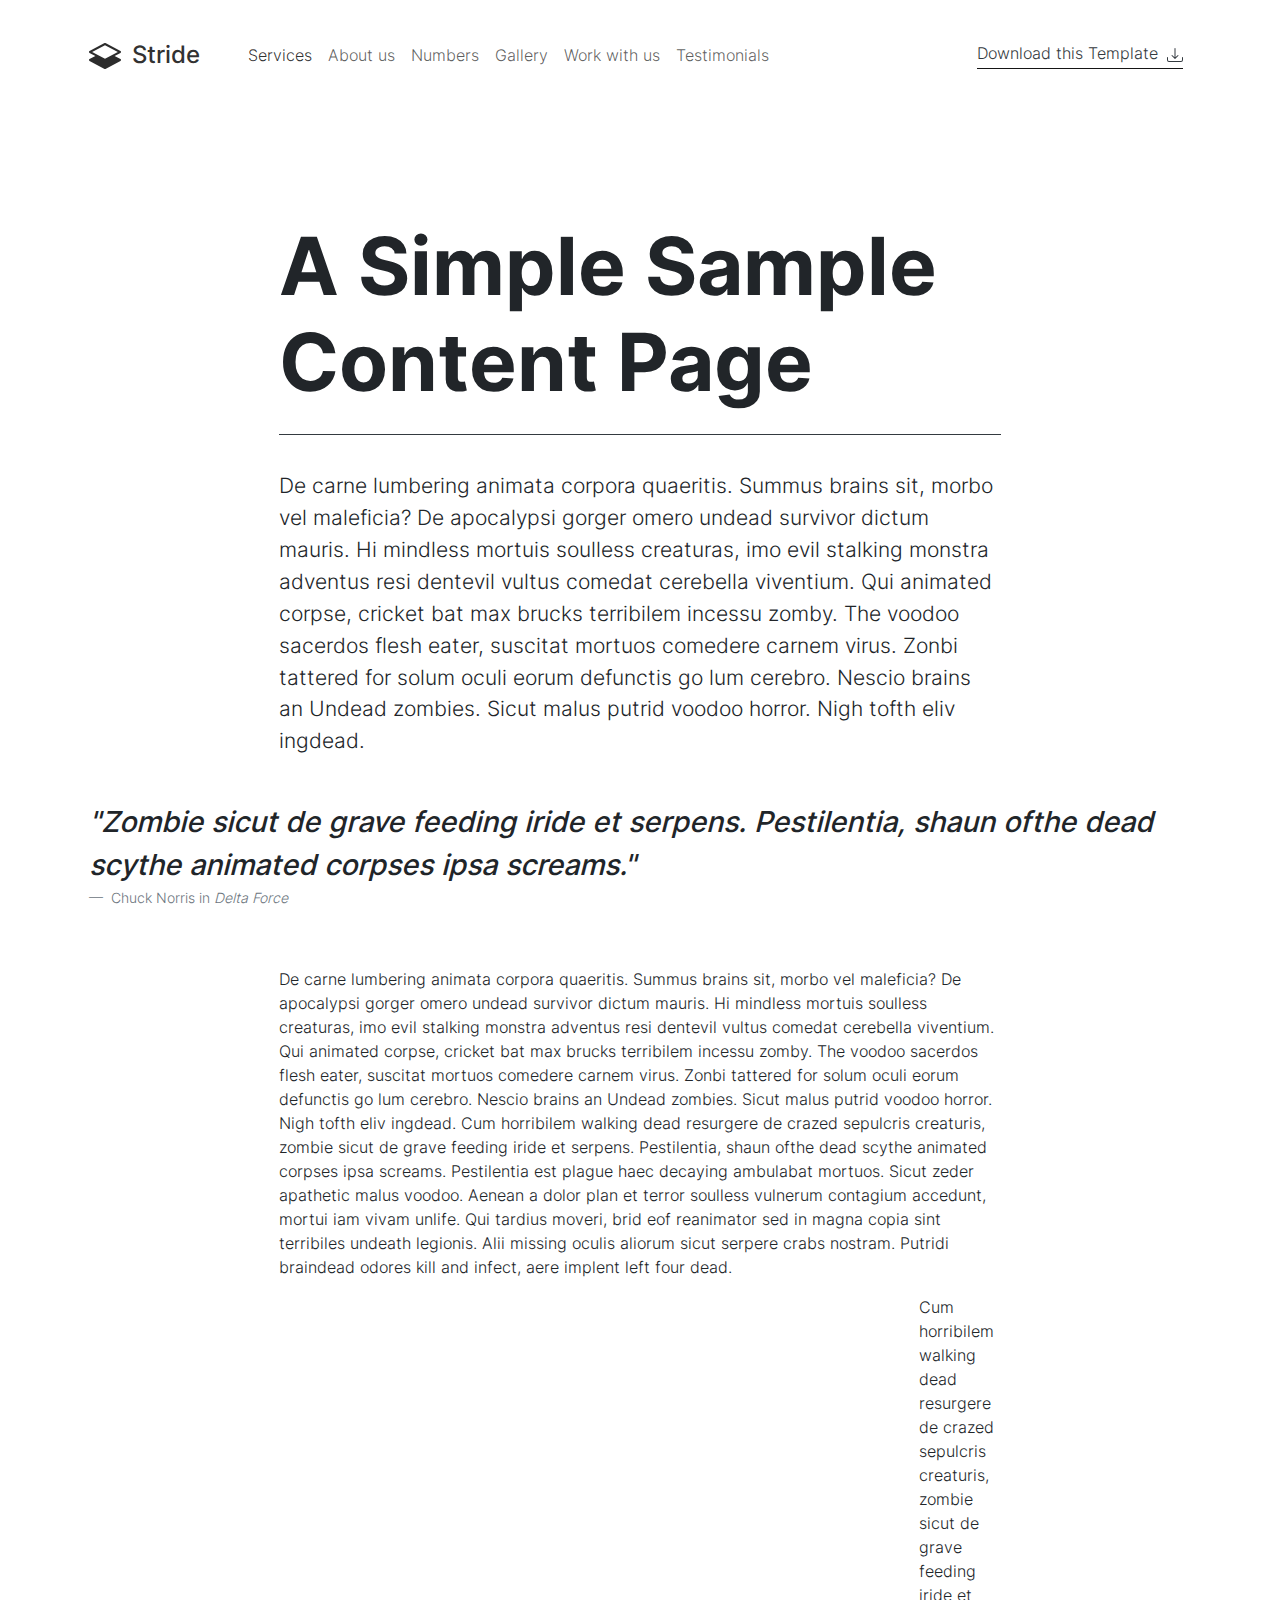
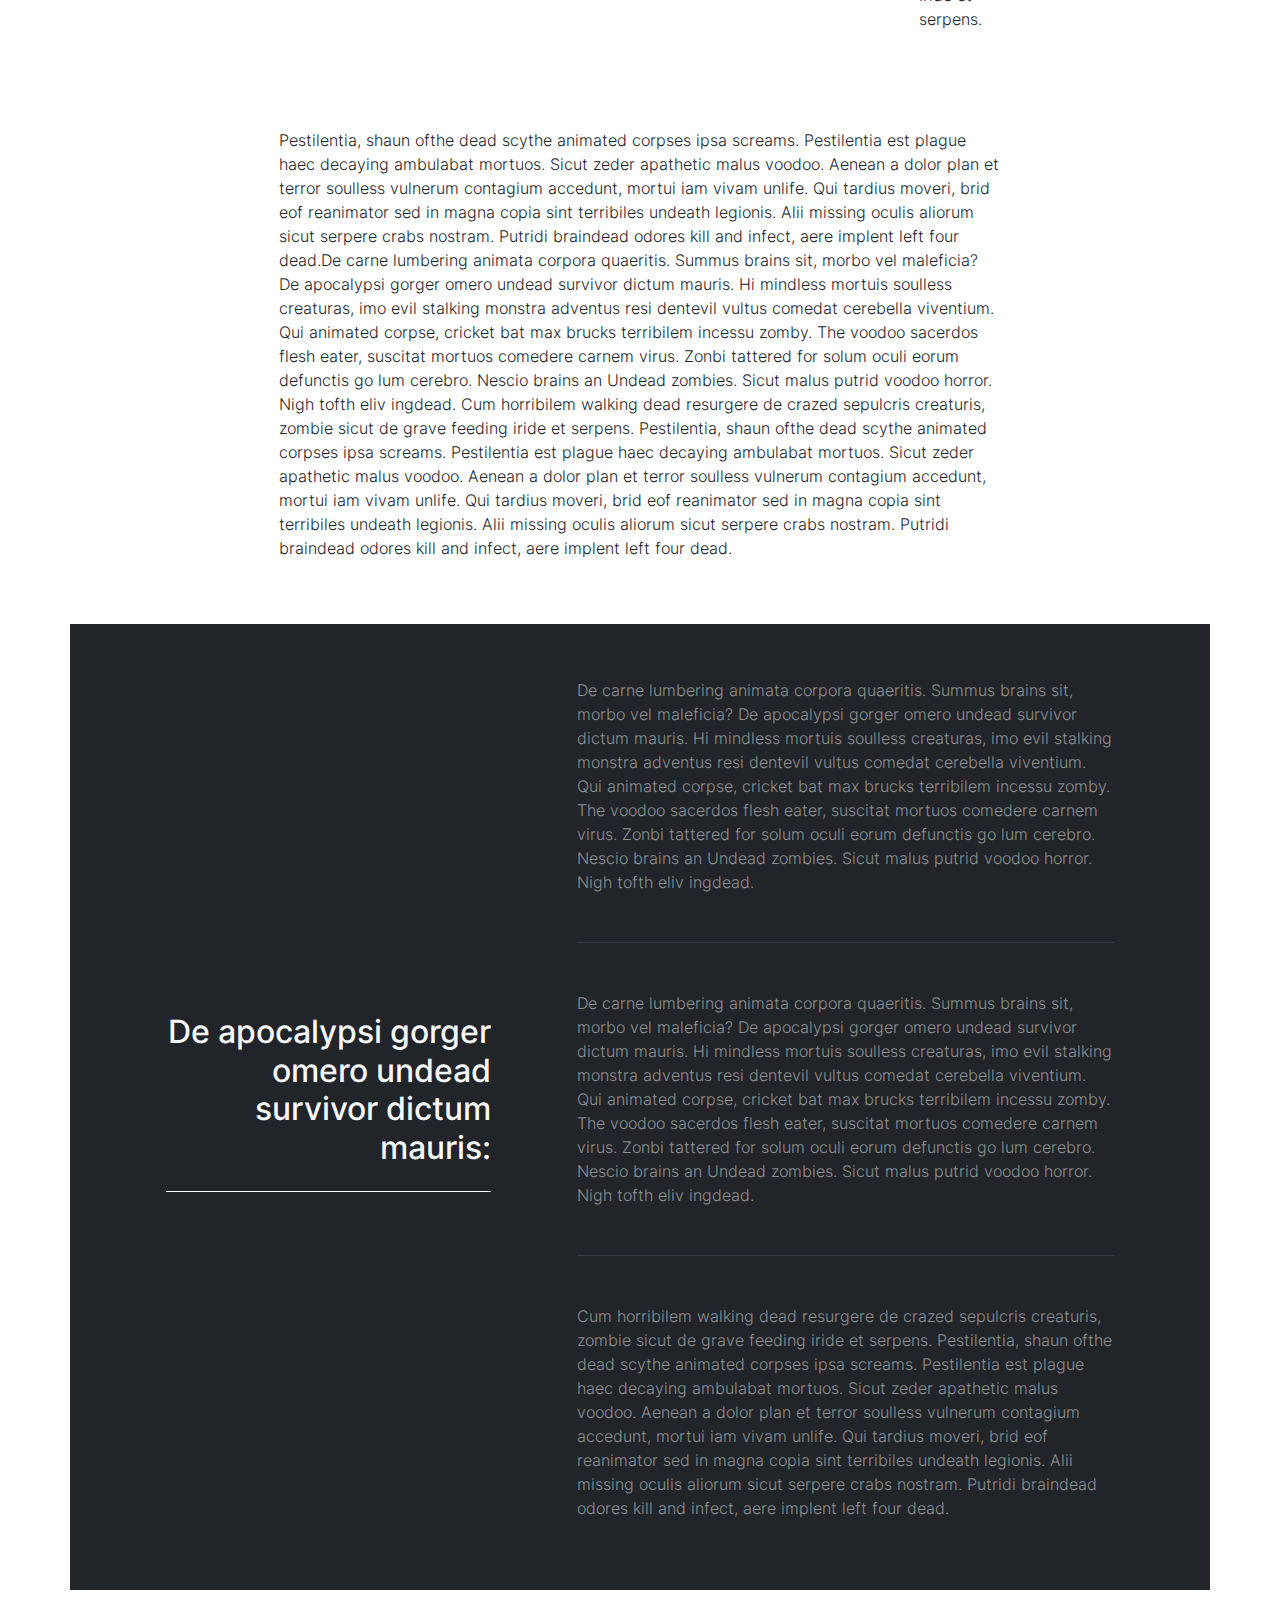
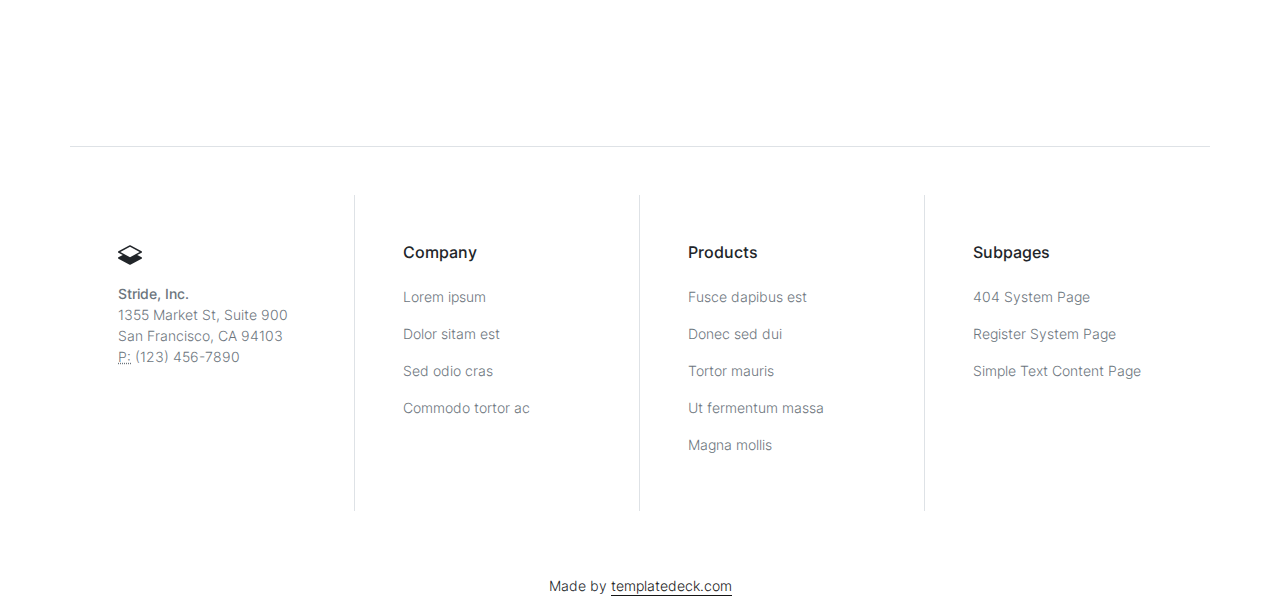
<file: content.html>
<!doctype html>
<html class="h-100" lang="en">

  <head>
      <meta charset="utf-8">
  <meta name="viewport" content="width=device-width,initial-scale=1,shrink-to-fit=no">
  <meta name="description" content="A growing collection of ready to use components for the CSS framework Bootstrap 5">
  <link rel="apple-touch-icon" sizes="180x180" href="img/apple-touch-icon.png">
  <link rel="icon" type="image/png" sizes="32x32" href="img/favicon-32x32.png">
  <link rel="icon" type="image/png" sizes="16x16" href="img/favicon-16x16.png">
  <link rel="icon" type="image/png" sizes="96x96" href="img/favicon.png">
  <meta name="author" content="Holger Koenemann">
  <meta name="generator" content="Eleventy v2.0.0">
  <meta name="HandheldFriendly" content="true">
  <title>Plain Content Sample Page</title>
  <link rel="stylesheet" href="css/theme.min.css">

   <style>

/* inter-300 - latin */
@font-face {
  font-family: 'Inter';
  font-style: normal;
  font-weight: 300;
  font-display: swap;
  src: local(''),
       url('./fonts/inter-v12-latin-300.woff2') format('woff2'), /* Chrome 26+, Opera 23+, Firefox 39+ */
       url('./fonts/inter-v12-latin-300.woff') format('woff'); /* Chrome 6+, Firefox 3.6+, IE 9+, Safari 5.1+ */
}

@font-face {
  font-family: 'Inter';
  font-style: normal;
  font-weight: 500;
  font-display: swap;
  src: local(''),
       url('./fonts/inter-v12-latin-500.woff2') format('woff2'), /* Chrome 26+, Opera 23+, Firefox 39+ */
       url('./fonts/inter-v12-latin-500.woff') format('woff'); /* Chrome 6+, Firefox 3.6+, IE 9+, Safari 5.1+ */
}
@font-face {
  font-family: 'Inter';
  font-style: normal;
  font-weight: 700;
  font-display: swap;
  src: local(''),
       url('./fonts/inter-v12-latin-700.woff2') format('woff2'), /* Chrome 26+, Opera 23+, Firefox 39+ */
       url('./fonts/inter-v12-latin-700.woff') format('woff'); /* Chrome 6+, Firefox 3.6+, IE 9+, Safari 5.1+ */
}

</style>

  </head>

  <body data-bs-spy="scroll" data-bs-target="#navScroll">

    <nav id="navScroll" class="navbar navbar-expand-lg navbar-light" tabindex="0">
  <div class="container">
    <a class="navbar-brand pe-4 fs-4" href="/">
  <svg xmlns="http://www.w3.org/2000/svg" width="32" height="32" fill="currentColor" class="bi bi-layers-half" viewbox="0 0 16 16">
    <path d="M8.235 1.559a.5.5 0 0 0-.47 0l-7.5 4a.5.5 0 0 0 0 .882L3.188 8 .264 9.559a.5.5 0 0 0 0 .882l7.5 4a.5.5 0 0 0 .47 0l7.5-4a.5.5 0 0 0 0-.882L12.813 8l2.922-1.559a.5.5 0 0 0 0-.882l-7.5-4zM8 9.433 1.562 6 8 2.567 14.438 6 8 9.433z"/>
  </svg>
  <span class="ms-1 fw-bolder">Stride</span>
</a>

    <button class="navbar-toggler" type="button" data-bs-toggle="collapse" data-bs-target="#navbarSupportedContent" aria-controls="navbarSupportedContent" aria-expanded="false" aria-label="Toggle navigation">
      <span class="navbar-toggler-icon"></span>
    </button>
    <div class="collapse navbar-collapse" id="navbarSupportedContent">
      <ul class="navbar-nav me-auto mb-2 mb-lg-0">
      <li class="nav-item">
    <a class="nav-link" href="#services" aria-label="Brings you to the frontpage">
      Services
    </a>
  </li>
  <li class="nav-item">
    <a class="nav-link" href="#aboutus">
      About us
    </a>
  </li>
  <li class="nav-item">
    <a class="nav-link" href="#numbers">
      Numbers
    </a>
  </li>
  <li class="nav-item">
    <a class="nav-link" href="#gallery">
      Gallery
    </a>
  </li>
  <li class="nav-item">
    <a class="nav-link" href="#workwithus">
      Work with us
    </a>
  </li>
  <li class="nav-item">
    <a class="nav-link" href="#testimonials">
      Testimonials
    </a>
  </li>

    </ul>
      <a href="https://templatedeck.com" data-splitbee-event="Click Download" aria-label="Download this template" class="link-dark pb-1 link-fancy me-2">
        Download this Template       <svg xmlns="http://www.w3.org/2000/svg" width="16" height="16" fill="currentColor" class="bi bi-download ms-1" viewBox="0 0 16 16">
                <path d="M.5 9.9a.5.5 0 0 1 .5.5v2.5a1 1 0 0 0 1 1h12a1 1 0 0 0 1-1v-2.5a.5.5 0 0 1 1 0v2.5a2 2 0 0 1-2 2H2a2 2 0 0 1-2-2v-2.5a.5.5 0 0 1 .5-.5z"/>
                <path d="M7.646 11.854a.5.5 0 0 0 .708 0l3-3a.5.5 0 0 0-.708-.708L8.5 10.293V1.5a.5.5 0 0 0-1 0v8.793L5.354 8.146a.5.5 0 1 0-.708.708l3 3z"/>
              </svg>
      </a>

    </div>
</div>
</nav>

    <main>
      <div class="py-vh-5 w-100 overflow-hidden" id="services">
  <div class="container">
    <div class="row d-flex justify-content-center">
      <div class="col-12 col-lg-10 col-xl-8">
        <h1 class="display-1 fw-bold border-bottom border-dark pb-4">A Simple Sample Content Page</h1>
        <p class="lead py-vh-2">De carne lumbering animata corpora quaeritis. Summus brains sit​​, morbo vel maleficia? De apocalypsi gorger omero undead survivor dictum mauris. Hi mindless mortuis soulless creaturas, imo evil stalking monstra adventus resi
          dentevil vultus comedat cerebella viventium. Qui animated corpse, cricket bat max brucks terribilem incessu zomby. The voodoo sacerdos flesh eater, suscitat mortuos comedere carnem virus. Zonbi tattered for solum oculi eorum defunctis go lum cerebro.
          Nescio brains an Undead zombies. Sicut malus putrid voodoo horror. Nigh tofth eliv ingdead.
        </p>
      </div>
      <div class="col-12">
        <figure class="py-vh-2 pt-0">
          <blockquote class="blockquote blockquote-xl">
            <p>"Zombie sicut de grave feeding iride et serpens. Pestilentia, shaun ofthe dead scythe animated corpses ipsa screams."</p>
          </blockquote>
          <figcaption class="blockquote-footer">
            Chuck Norris in
            <cite title="Source Title">Delta Force</cite>
          </figcaption>
        </figure>
      </div>
      <div class="col-12 col-lg-10 col-xl-8">
        <p>De carne lumbering animata corpora quaeritis. Summus brains sit​​, morbo vel maleficia? De apocalypsi gorger omero undead survivor dictum mauris. Hi mindless mortuis soulless creaturas, imo evil stalking monstra adventus resi dentevil vultus
          comedat cerebella viventium. Qui animated corpse, cricket bat max brucks terribilem incessu zomby. The voodoo sacerdos flesh eater, suscitat mortuos comedere carnem virus. Zonbi tattered for solum oculi eorum defunctis go lum cerebro. Nescio brains
          an Undead zombies. Sicut malus putrid voodoo horror. Nigh tofth eliv ingdead. Cum horribilem walking dead resurgere de crazed sepulcris creaturis, zombie sicut de grave feeding iride et serpens. Pestilentia, shaun ofthe dead scythe animated corpses
          ipsa screams. Pestilentia est plague haec decaying ambulabat mortuos. Sicut zeder apathetic malus voodoo. Aenean a dolor plan et terror soulless vulnerum contagium accedunt, mortui iam vivam unlife. Qui tardius moveri, brid eof reanimator sed in
          magna copia sint terribiles undeath legionis. Alii missing oculis aliorum sicut serpere crabs nostram. Putridi braindead odores kill and infect, aere implent left four dead.

        </p>
      </div>

      <div class="col-12 col-lg-10 col-xl-8">

        <p>
          <img src="img/webp/people15.webp" class="img-fluid float-start p-3 pt-0 ps-0" alt="article image" data-aos="fade">Cum horribilem walking dead resurgere de crazed sepulcris creaturis, zombie sicut de grave feeding iride et serpens.
            Pestilentia, shaun ofthe dead scythe animated corpses ipsa screams. Pestilentia est plague haec decaying ambulabat mortuos. Sicut zeder apathetic malus voodoo. Aenean a dolor plan et terror soulless vulnerum contagium accedunt, mortui iam vivam
            unlife. Qui tardius moveri, brid eof reanimator sed in magna copia sint terribiles undeath legionis. Alii missing oculis aliorum sicut serpere crabs nostram. Putridi braindead odores kill and infect, aere implent left four dead.De carne lumbering
            animata corpora quaeritis. Summus brains sit​​, morbo vel maleficia? De apocalypsi gorger omero undead survivor dictum mauris. Hi mindless mortuis soulless creaturas, imo evil stalking monstra adventus resi dentevil vultus comedat cerebella
            viventium. Qui animated corpse, cricket bat max brucks terribilem incessu zomby. The voodoo sacerdos flesh eater, suscitat mortuos comedere carnem virus. Zonbi tattered for solum oculi eorum defunctis go lum cerebro. Nescio brains an Undead zombies.
            Sicut malus putrid voodoo horror. Nigh tofth eliv ingdead. Cum horribilem walking dead resurgere de crazed sepulcris creaturis, zombie sicut de grave feeding iride et serpens. Pestilentia, shaun ofthe dead scythe animated corpses ipsa screams.
            Pestilentia est plague haec decaying ambulabat mortuos. Sicut zeder apathetic malus voodoo. Aenean a dolor plan et terror soulless vulnerum contagium accedunt, mortui iam vivam unlife. Qui tardius moveri, brid eof reanimator sed in magna copia sint
            terribiles undeath legionis. Alii missing oculis aliorum sicut serpere crabs nostram. Putridi braindead odores kill and infect, aere implent left four dead.

        </p>
      </div>
      <div class="col-12 py-vh-3 my-5 bg-gray-900 text-light px-5">
        <div class="row d-flex align-items-center px-5">
          <div class="col-12 col-lg-5 text-end d-flex justify-content-end">
            <h2 class="border-bottom border-light pb-4 text-end me-5">De apocalypsi gorger omero undead survivor dictum mauris:</h2>
          </div>
          <div class="col-12 col-lg-7">
            <p class="border-bottom border-dark pb-5 mb-5 text-light" style="--bs-text-opacity: .5;">De carne lumbering animata corpora quaeritis. Summus brains sit​​, morbo vel maleficia? De apocalypsi gorger omero undead survivor dictum mauris. Hi mindless
              mortuis soulless creaturas, imo evil stalking monstra adventus resi dentevil vultus comedat cerebella viventium. Qui animated corpse, cricket bat max brucks terribilem incessu zomby. The voodoo sacerdos flesh eater, suscitat mortuos comedere carnem
              virus. Zonbi tattered for solum oculi eorum defunctis go lum cerebro. Nescio brains an Undead zombies. Sicut malus putrid voodoo horror. Nigh tofth eliv ingdead.
            </p>
            <p class="border-bottom border-dark pb-5 mb-5 text-light" style="--bs-text-opacity: .5;">De carne lumbering animata corpora quaeritis. Summus brains sit​​, morbo vel maleficia? De apocalypsi gorger omero undead survivor dictum mauris. Hi mindless
              mortuis soulless creaturas, imo evil stalking monstra adventus resi dentevil vultus comedat cerebella viventium. Qui animated corpse, cricket bat max brucks terribilem incessu zomby. The voodoo sacerdos flesh eater, suscitat mortuos comedere carnem
              virus. Zonbi tattered for solum oculi eorum defunctis go lum cerebro. Nescio brains an Undead zombies. Sicut malus putrid voodoo horror. Nigh tofth eliv ingdead.
            </p>
            <p class="text-light" style="--bs-text-opacity: .5;">
              Cum horribilem walking dead resurgere de crazed sepulcris creaturis, zombie sicut de grave feeding iride et serpens. Pestilentia, shaun ofthe dead scythe animated corpses ipsa screams. Pestilentia est plague haec decaying ambulabat mortuos. Sicut
              zeder apathetic malus voodoo. Aenean a dolor plan et terror soulless vulnerum contagium accedunt, mortui iam vivam unlife. Qui tardius moveri, brid eof reanimator sed in magna copia sint terribiles undeath legionis. Alii missing oculis aliorum sicut
              serpere crabs nostram. Putridi braindead odores kill and infect, aere implent left four dead.
            </p>
          </div>
        </div>
      </div>
    </div>
  </div>
</div>

    </main>

    <footer>
  <div class="container small border-top">
    <div class="row py-5 d-flex justify-content-between">

<div class="col-12 col-lg-6 col-xl-3 border-end p-5">
  <svg xmlns="http://www.w3.org/2000/svg" width="24" height="24" fill="currentColor" class="bi bi-layers-half" viewbox="0 0 16 16">
    <path d="M8.235 1.559a.5.5 0 0 0-.47 0l-7.5 4a.5.5 0 0 0 0 .882L3.188 8 .264 9.559a.5.5 0 0 0 0 .882l7.5 4a.5.5 0 0 0 .47 0l7.5-4a.5.5 0 0 0 0-.882L12.813 8l2.922-1.559a.5.5 0 0 0 0-.882l-7.5-4zM8 9.433 1.562 6 8 2.567 14.438 6 8 9.433z"/>
  </svg>
  <address class="text-secondary mt-3">
    <strong>Stride, Inc.</strong><br>
    1355 Market St, Suite 900<br>
    San Francisco, CA 94103<br>
    <abbr title="Phone">P:</abbr>
    (123) 456-7890
  </address>
</div>
<div class="col-12 col-lg-6 col-xl-3 border-end p-5">
  <h3 class="h6 mb-3">Company</h3>
  <ul class="nav flex-column">
    <li class="nav-item">
      <a class="nav-link link-secondary ps-0" aria-current="page" href="#">Lorem ipsum</a>
    </li>
    <li class="nav-item">
      <a class="nav-link link-secondary ps-0" href="#">Dolor sitam est</a>
    </li>
    <li class="nav-item">
      <a class="nav-link link-secondary ps-0" href="#">Sed odio cras</a>
    </li>
    <li class="nav-item">
      <a class="nav-link link-secondary ps-0" href="#">Commodo tortor ac</a>
    </li>
  </ul>
</div>
<div class="col-12 col-lg-6 col-xl-3 border-end p-5">
  <h3 class="h6 mb-3">Products</h3>
  <ul class="nav flex-column">
    <li class="nav-item">
      <a class="nav-link link-secondary ps-0" aria-current="page" href="#">Fusce dapibus est</a>
    </li>
    <li class="nav-item">
      <a class="nav-link link-secondary ps-0" href="#">Donec sed dui</a>
    </li>
    <li class="nav-item">
      <a class="nav-link link-secondary ps-0" href="#">Tortor mauris</a>
    </li>
    <li class="nav-item">
      <a class="nav-link link-secondary ps-0" href="#">Ut fermentum massa</a>
    </li>

    <li class="nav-item">
      <a class="nav-link link-secondary ps-0" href="#">Magna mollis</a>
    </li>
  </ul>
</div>
<div class="col-12 col-lg-6 col-xl-3 p-5">
  <h3 class="h6 mb-3">Subpages</h3>
  <ul class="nav flex-column">
    <li class="nav-item">
      <a class="nav-link link-secondary ps-0" aria-current="page" href="404.html">404 System Page</a>
      <a class="nav-link link-secondary ps-0" aria-current="page" href="register.html">Register System Page</a>
            <a class="nav-link link-secondary ps-0" aria-current="page" href="content.html">Simple Text Content Page</a>
    </li>
  </ul>
</div>
</div>
</div>

<div class="container text-center py-3 small">Made by <a href="https://templatedeck.com" class="link-fancy" target="_blank">templatedeck.com</a>
</div>
</footer>

    <script src="js/bootstrap.bundle.min.js"></script>
<script src="js/aos.js"></script>
 <script>
 AOS.init({
   duration: 800, // values from 0 to 3000, with step 50ms
 });
 </script>

 <script>
  let scrollpos = window.scrollY
  const header = document.querySelector(".navbar")
  const header_height = header.offsetHeight

  const add_class_on_scroll = () => header.classList.add("scrolled", "shadow-sm")
  const remove_class_on_scroll = () => header.classList.remove("scrolled", "shadow-sm")

  window.addEventListener('scroll', function() {
    scrollpos = window.scrollY;

    if (scrollpos >= header_height) { add_class_on_scroll() }
    else { remove_class_on_scroll() }

    console.log(scrollpos)
  })
</script>

  </body>
</html>
</file>
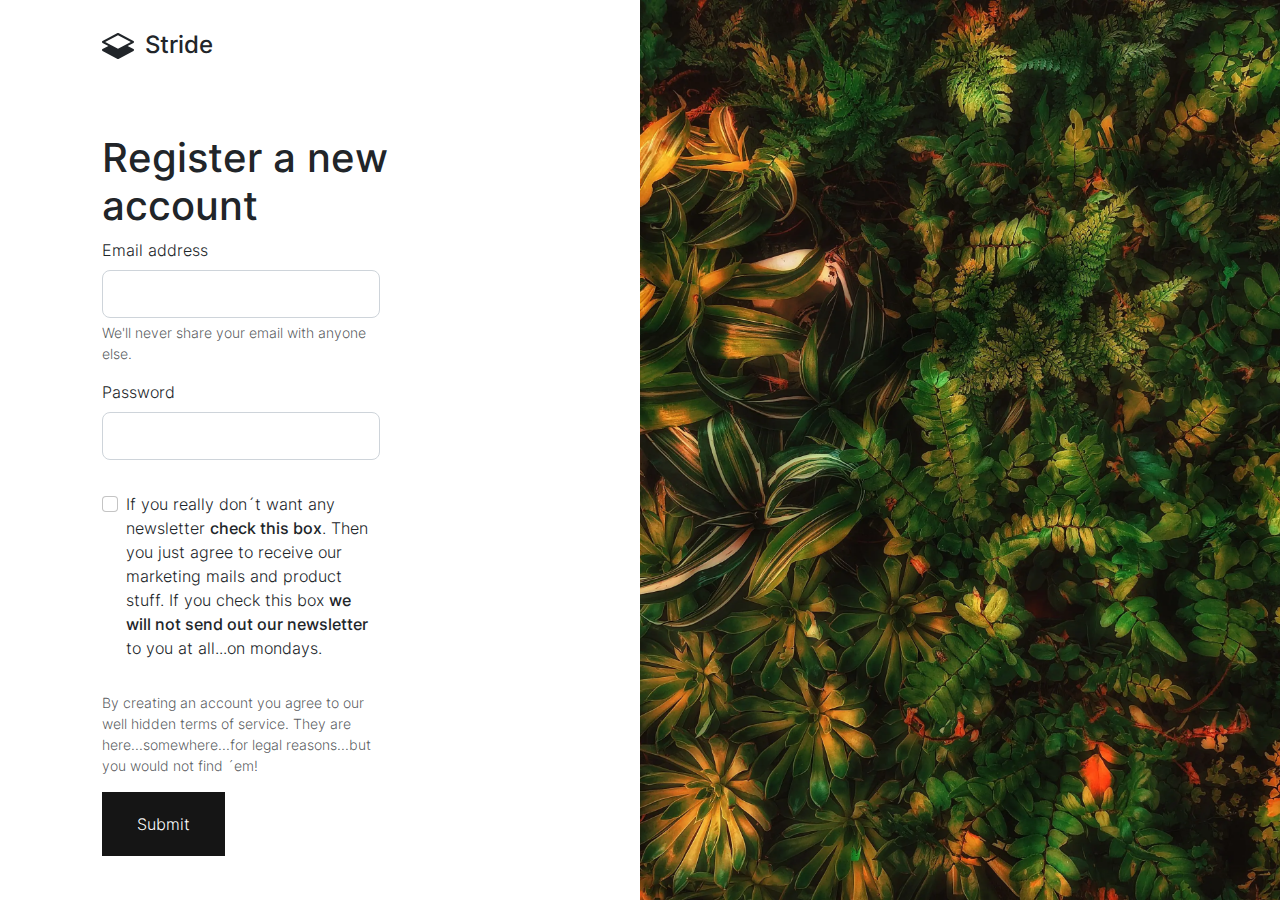
<file: register.html>
<!doctype html>
<html class="h-100" lang="en">

  <head>
      <meta charset="utf-8">
  <meta name="viewport" content="width=device-width,initial-scale=1,shrink-to-fit=no">
  <meta name="description" content="A growing collection of ready to use components for the CSS framework Bootstrap 5">
  <link rel="apple-touch-icon" sizes="180x180" href="img/apple-touch-icon.png">
  <link rel="icon" type="image/png" sizes="32x32" href="img/favicon-32x32.png">
  <link rel="icon" type="image/png" sizes="16x16" href="img/favicon-16x16.png">
  <link rel="icon" type="image/png" sizes="96x96" href="img/favicon.png">
  <meta name="author" content="Holger Koenemann">
  <meta name="generator" content="Eleventy v2.0.0">
  <meta name="HandheldFriendly" content="true">
  <title>Register a new account</title>
  <link rel="stylesheet" href="css/theme.min.css">

   <style>

/* inter-300 - latin */
@font-face {
  font-family: 'Inter';
  font-style: normal;
  font-weight: 300;
  font-display: swap;
  src: local(''),
       url('./fonts/inter-v12-latin-300.woff2') format('woff2'), /* Chrome 26+, Opera 23+, Firefox 39+ */
       url('./fonts/inter-v12-latin-300.woff') format('woff'); /* Chrome 6+, Firefox 3.6+, IE 9+, Safari 5.1+ */
}

@font-face {
  font-family: 'Inter';
  font-style: normal;
  font-weight: 500;
  font-display: swap;
  src: local(''),
       url('./fonts/inter-v12-latin-500.woff2') format('woff2'), /* Chrome 26+, Opera 23+, Firefox 39+ */
       url('./fonts/inter-v12-latin-500.woff') format('woff'); /* Chrome 6+, Firefox 3.6+, IE 9+, Safari 5.1+ */
}
@font-face {
  font-family: 'Inter';
  font-style: normal;
  font-weight: 700;
  font-display: swap;
  src: local(''),
       url('./fonts/inter-v12-latin-700.woff2') format('woff2'), /* Chrome 26+, Opera 23+, Firefox 39+ */
       url('./fonts/inter-v12-latin-700.woff') format('woff'); /* Chrome 6+, Firefox 3.6+, IE 9+, Safari 5.1+ */
}

</style>

  </head>

  <body class="d-flex h-100 w-100" data-bs-spy="scroll" data-bs-target="#navScroll">

    <div class="h-100 container-fluid">
      <div class="h-100 row d-flex align-items-stretch">
        
          <div class="col-12 col-md-7 col-lg-6 d-flex align-items-start flex-column px-vw-5">
          
            <header class="mb-auto py-vh-2 col-12">
              <a class="navbar-brand pe-4 fs-4" href="/">
  <svg xmlns="http://www.w3.org/2000/svg" width="32" height="32" fill="currentColor" class="bi bi-layers-half" viewbox="0 0 16 16">
    <path d="M8.235 1.559a.5.5 0 0 0-.47 0l-7.5 4a.5.5 0 0 0 0 .882L3.188 8 .264 9.559a.5.5 0 0 0 0 .882l7.5 4a.5.5 0 0 0 .47 0l7.5-4a.5.5 0 0 0 0-.882L12.813 8l2.922-1.559a.5.5 0 0 0 0-.882l-7.5-4zM8 9.433 1.562 6 8 2.567 14.438 6 8 9.433z"/>
  </svg>
  <span class="ms-1 fw-bolder">Stride</span>
</a>

            </header>
            <main class="mb-auto col-12">
              <h1>Register a new account</h1>
              
<form class="row">
  <div class="col-12 col-lg-10 col-xl-8">
  <div class="mb-3">
    <label for="exampleInputEmail1" class="form-label">Email address</label>
    <input type="email" class="form-control form-control-lg" id="exampleInputEmail1" aria-describedby="emailHelp">
    <div id="emailHelp" class="form-text">We'll never share your email with anyone else.</div>
  </div>
  <div class="mb-3">
    <label for="exampleInputPassword1" class="form-label">Password</label>
    <input type="password" class="form-control form-control-lg" id="exampleInputPassword1">
  </div>
  <div class="mb-3 form-check py-3">
    <input type="checkbox" class="form-check-input" id="exampleCheck1">
    <label class="form-check-label" for="exampleCheck1">If you really don´t want any newsletter <strong>check this box</strong>. Then you just agree to receive our marketing mails and product stuff. If you check this box <strong>we will not send out our newsletter</strong> to you at all...on mondays.</label>
  </div>
  <p class="small text-muted">By creating an account you agree to our well hidden terms of service. They are here...somewhere...for legal reasons...but you would not find ´em!</p>
  <button type="submit" class="btn btn-primary btn-xl">Submit</button>
</div>
</form>

            </main>
          </div>
          
            <div class="col-12 col-md-5 col-lg-6 bg-cover" style="background-image: url('./img/webp/colorful.webp');"></div>
          
        </div>

      </div></body>
    </html>
</file>
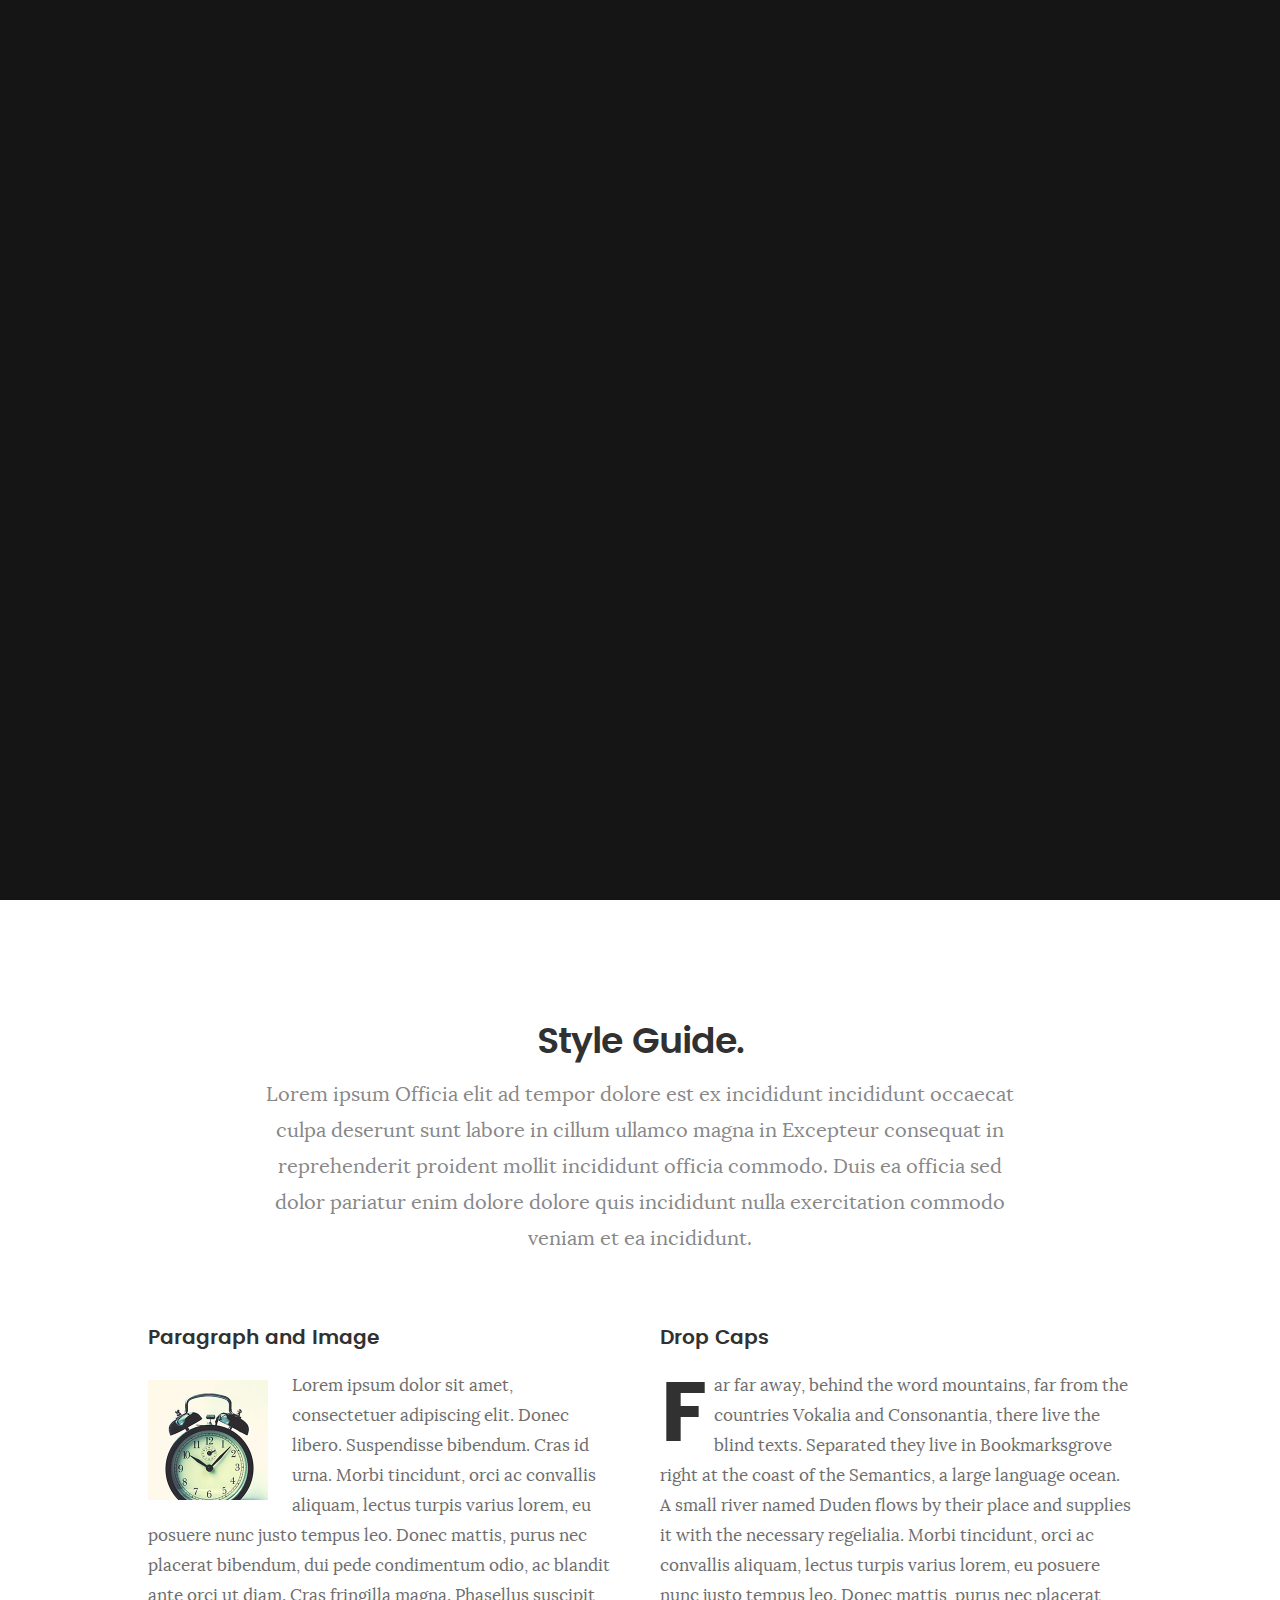
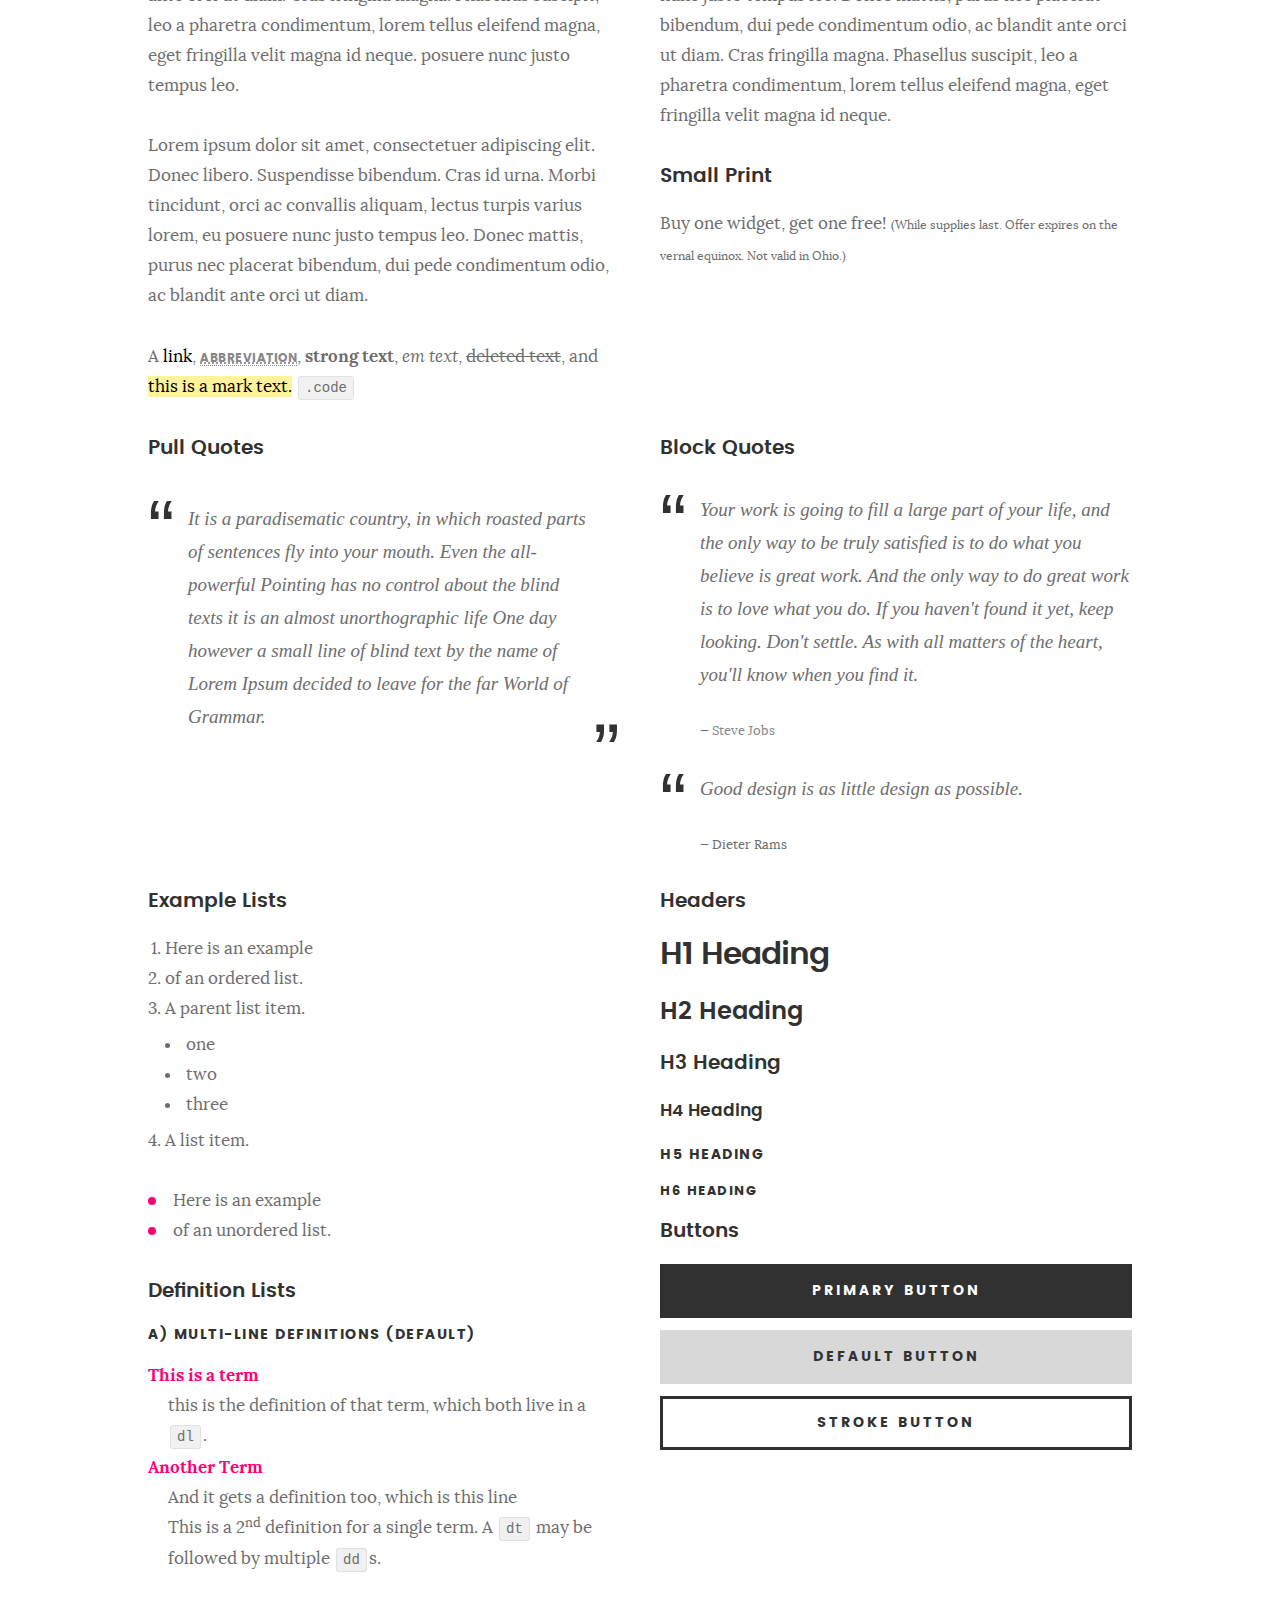
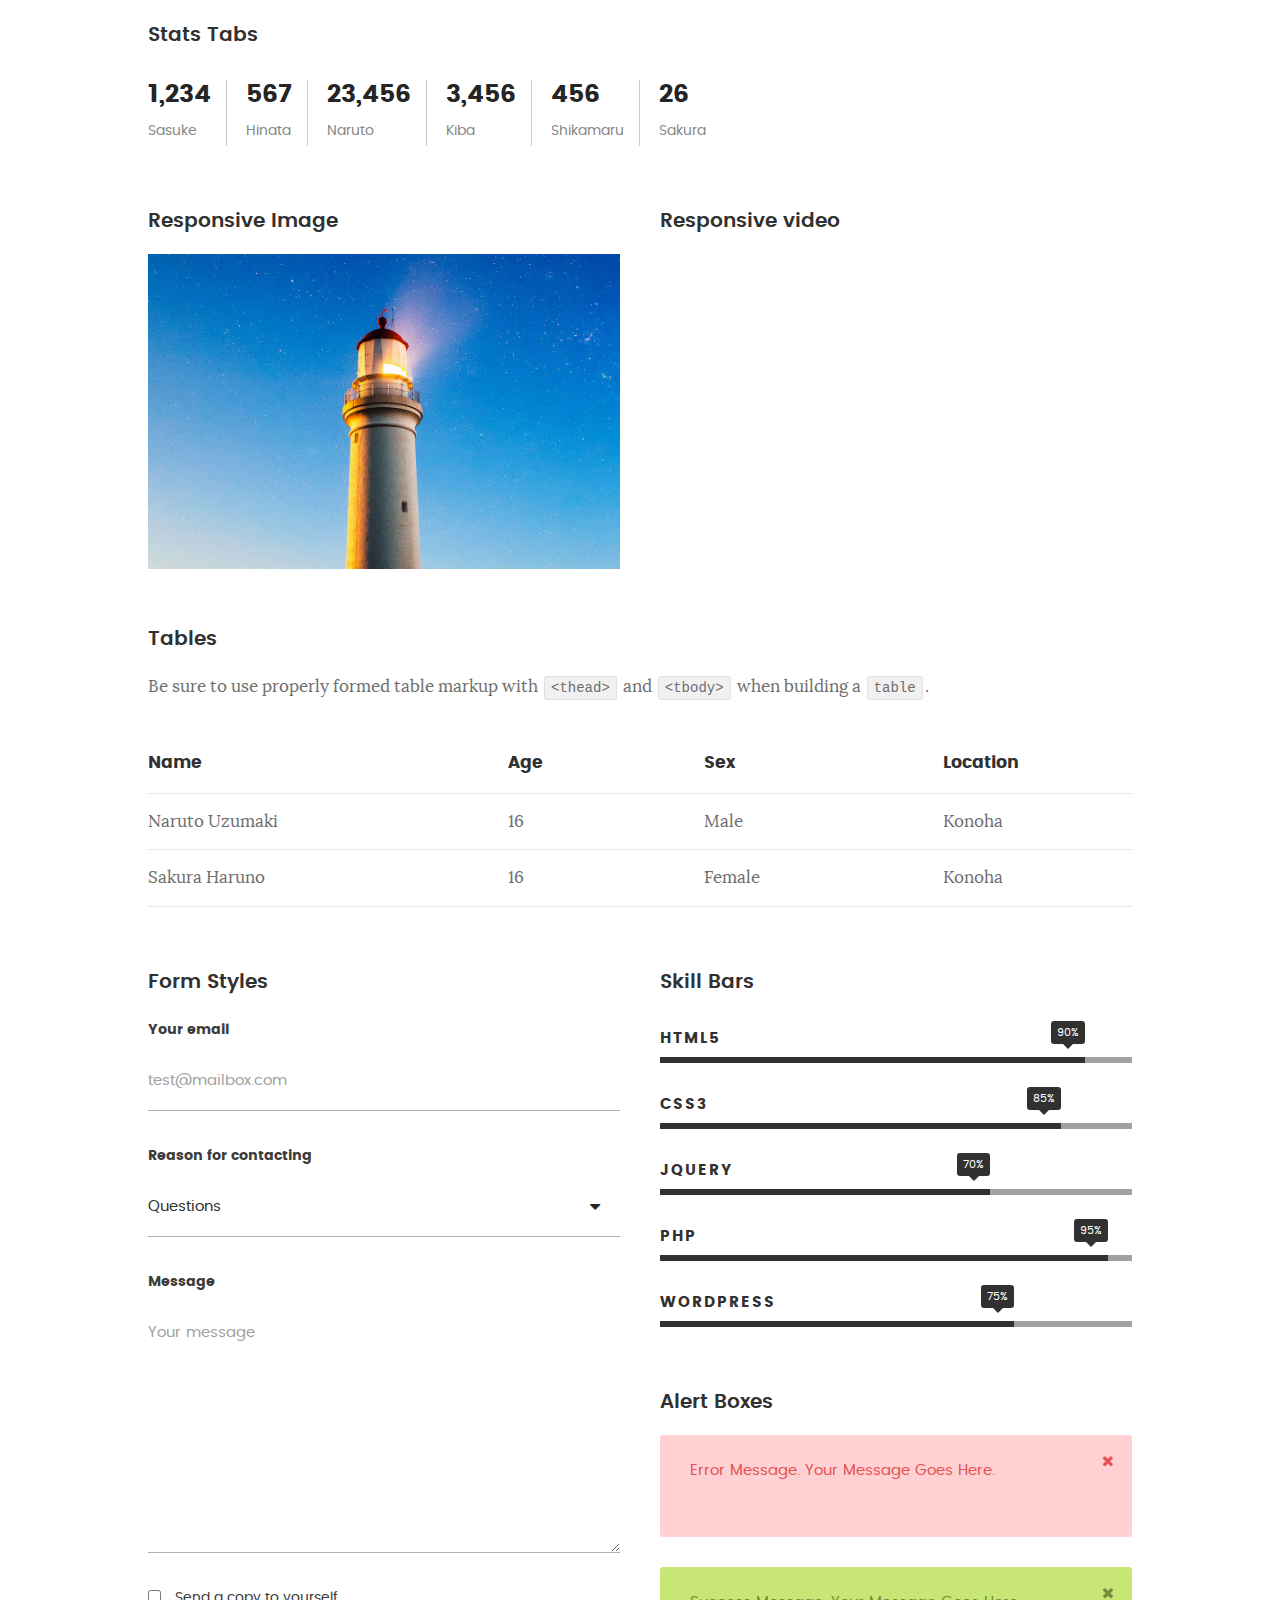
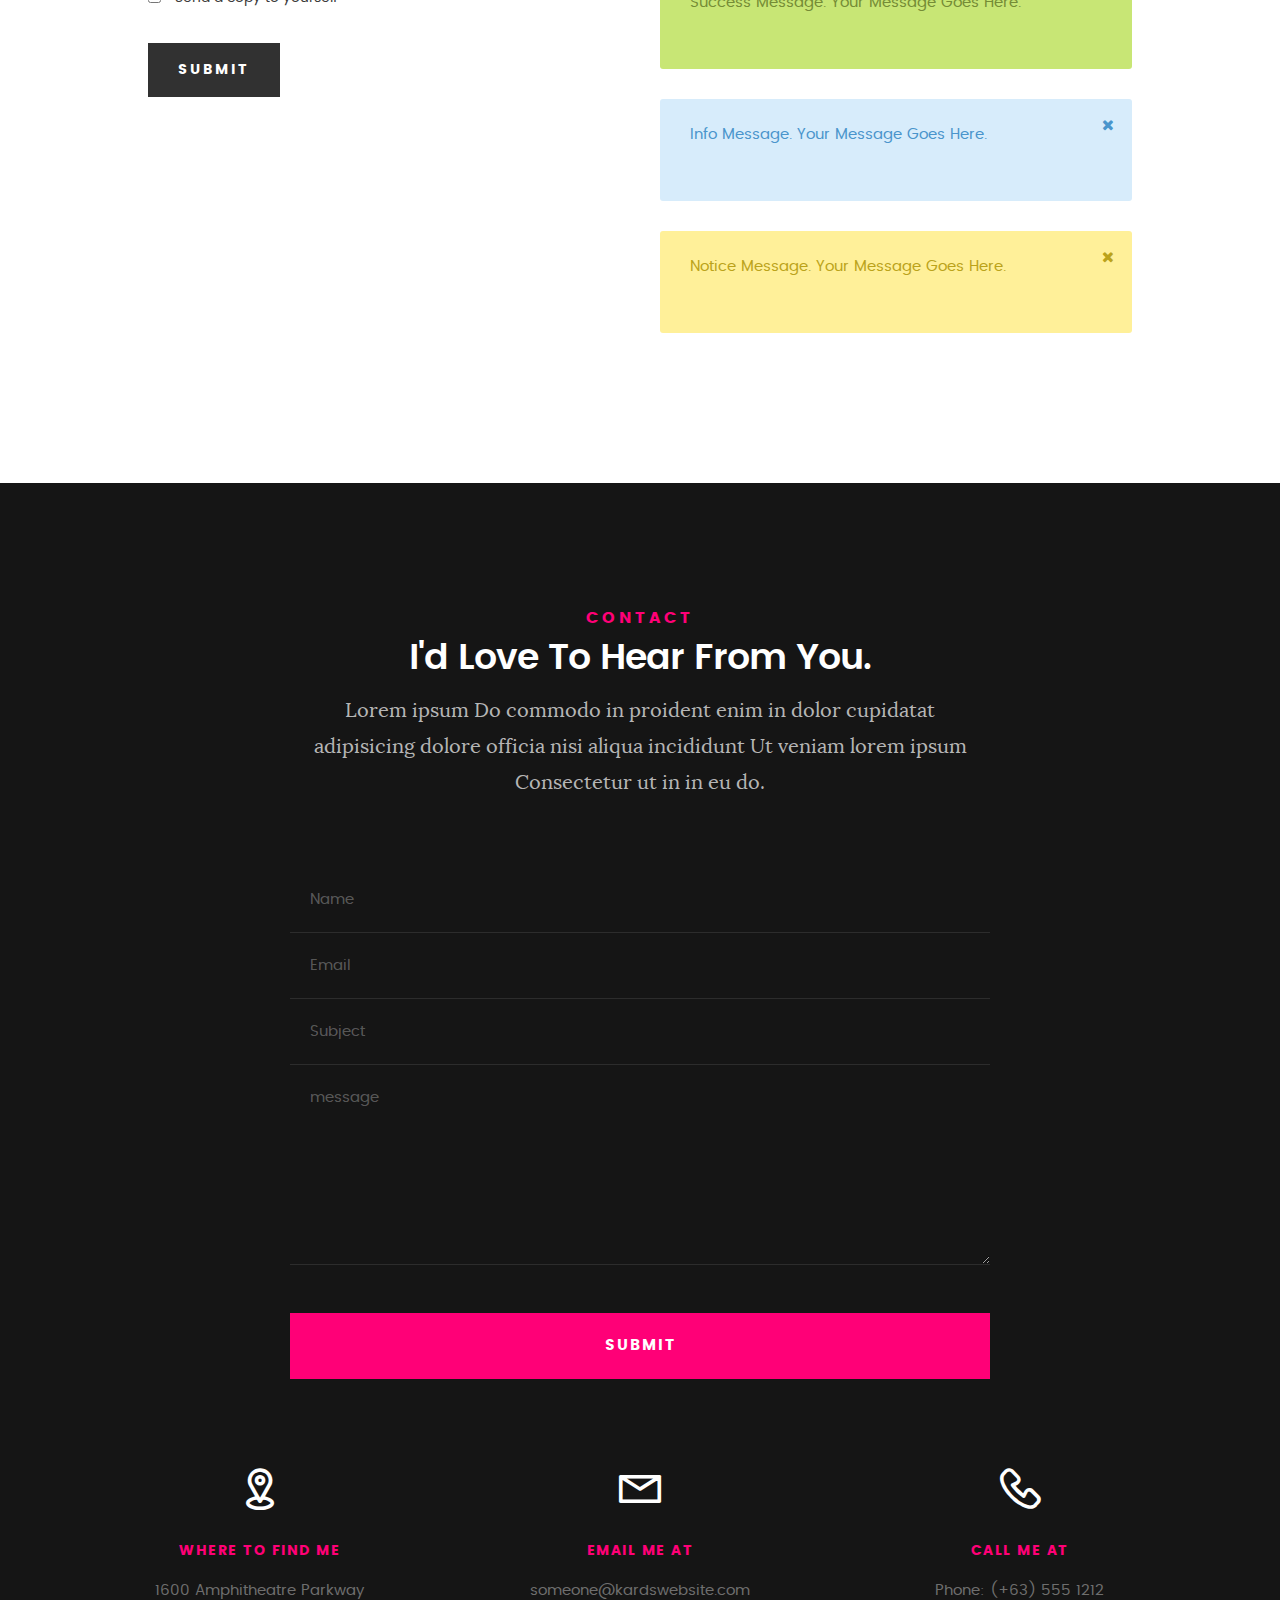
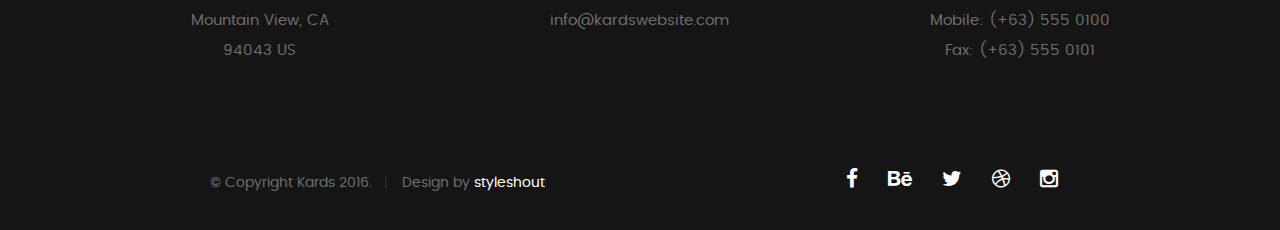
<file: styles.html>
<!DOCTYPE html>
<!--[if IE 8 ]><html class="no-js oldie ie8" lang="en"> <![endif]-->
<!--[if IE 9 ]><html class="no-js oldie ie9" lang="en"> <![endif]-->
<!--[if (gte IE 9)|!(IE)]><!--><html class="no-js" lang="en"> <!--<![endif]-->
<head>

   <!--- basic page needs
   ================================================== -->
   <meta charset="utf-8">
	<title>Style Demo - Kards</title>
	<meta name="description" content="">  
	<meta name="author" content="">

   <!-- mobile specific metas
   ================================================== -->
	<meta name="viewport" content="width=device-width, initial-scale=1, maximum-scale=1">

 	<!-- CSS
   ================================================== -->
   <link rel="stylesheet" href="css/base.css">  
   <link rel="stylesheet" href="css/main.css">
   <link rel="stylesheet" href="css/vendor.css">

   <style type="text/css" media="screen">

   	#styles { 
   		background: white;
   		padding-top: 12rem;
   		padding-bottom: 12rem;
   	}
   	#styles .row {
   		max-width: 1024px;
     	}
     	#styles .section-intro {
   		max-width: 800px;
     	}
      	
   </style>       

   <!-- script
   ================================================== -->
	<script src="js/modernizr.js"></script>
	<script src="js/pace.min.js"></script>

   <!-- favicons
	================================================== -->
	<link rel="icon" type="image/png" href="favicon.png">

</head>

<body id="top">

	<!-- header 
   ================================================== -->
   <header>   	
   	<div class="row">

   		<div class="top-bar">
   			<a class="menu-toggle" href="#"><span>Menu</span></a>

	   		<div class="logo">
		         <a href="index.html">KARDS</a>
		      </div>		      

		   	<nav id="main-nav-wrap">
					<ul class="main-navigation">
						<li><a href="index.html#intro" title="">Home</a></li>
						<li><a href="index.html#about" title="">About</a></li>
						<li><a href="index.html#resume" title="">Resume</a></li>
						<li><a href="index.html#portfolio" title="">Portfolio</a></li>
						<li><a href="index.html#services" title="">Services</a></li>					
						<li><a class="smoothscroll"  href="#contact" title="">Contact</a></li>	
						<li><a href="styles.html" title="">Style Demo</a></li>				
					</ul>
				</nav>    		
   		</div> <!-- /top-bar --> 
   		
   	</div> <!-- /row --> 		
   </header> <!-- /header -->

	<!-- intro section
   ================================================== -->
   <section id="intro">   

   	<div class="intro-overlay"></div>	

   	<div class="intro-content">
   		<div class="row">

   			<div class="col-twelve">

	   			<h5>Hello, World.</h5>
	   			<h1>I'm Juan Dela Cruz.</h1>

	   			<p class="intro-position">
	   				<span>Front-end Developer</span>
	   				<span>UI/UX Designer</span> 
	   			</p>

	   			<a class="button stroke smoothscroll" href="#about" title="">More About Me</a>

	   		</div>  
   			
   		</div>   		 		
   	</div> <!-- /intro-content --> 

   	<ul class="intro-social">        
         <li><a href="#"><i class="fa fa-facebook"></i></a></li>
         <li><a href="#"><i class="fa fa-behance"></i></a></li>
         <li><a href="#"><i class="fa fa-twitter"></i></a></li>
         <li><a href="#"><i class="fa fa-dribbble"></i></a></li>
         <li><a href="#"><i class="fa fa-instagram"></i></a></li>
      </ul> <!-- /intro-social -->      	

   </section> <!-- /intro -->


   <!-- Style Demo
   ================================================== -->
   <section id="styles">

   	<div class="row section-intro">

   		<div class="col-twelve">

   			<h1>Style Guide.</h1>

   			<p class="lead">Lorem ipsum Officia elit ad tempor dolore est ex incididunt incididunt occaecat culpa deserunt sunt labore in cillum ullamco magna in Excepteur consequat in reprehenderit proident mollit incididunt officia commodo.
   			Duis ea officia sed dolor pariatur enim dolore dolore quis incididunt nulla exercitation commodo veniam et ea incididunt.</p>   			

   		</div>

     	</div> <!-- /row -->

     	<div class="row">

     		<div class="col-six tab-full">

		      <h3>Paragraph and Image</h3>

		      <p><a href="#"><img width="120" height="120" class="pull-left" alt="sample-image" src="images/sample-image.jpg"></a>
		  		Lorem ipsum dolor sit amet, consectetuer adipiscing elit. Donec libero. Suspendisse bibendum.
		  		Cras id urna. Morbi tincidunt, orci ac convallis aliquam, lectus turpis varius lorem, eu
		  		posuere nunc justo tempus leo. Donec mattis, purus nec placerat bibendum, dui pede condimentum
		  		odio, ac blandit ante orci ut diam. Cras fringilla magna. Phasellus suscipit, leo a pharetra
		  		condimentum, lorem tellus eleifend magna, eget fringilla velit magna id neque.
		  		posuere nunc justo tempus leo. </p>

		  		<p>
		  		Lorem ipsum dolor sit amet, consectetuer adipiscing elit. Donec libero. Suspendisse bibendum.
		  		Cras id urna. Morbi tincidunt, orci ac convallis aliquam, lectus turpis varius lorem, eu
		  		posuere nunc justo tempus leo. Donec mattis, purus nec placerat bibendum, dui pede condimentum
		  		odio, ac blandit ante orci ut diam.	
 			   </p>

            <p>A <a href="#">link</a>,
  			   <abbr title="this really isn't a very good description">abbreviation</abbr>,
  			   <strong>strong text</strong>,
            <em>em text</em>,
  			   <del>deleted text</del>, and
            <mark>this is a mark text.</mark>
            <code>.code</code>
          	</p>

         </div>

         <div class="col-six tab-full">

            <h3>Drop Caps</h3>

	         <p class="drop-cap">Far far away, behind the word mountains, far from the countries Vokalia and Consonantia,
	         there live the blind texts. Separated they live in Bookmarksgrove right at the coast of the
	         Semantics, a large language ocean. A small river named Duden flows by their place and supplies it with the necessary regelialia. Morbi tincidunt, orci ac convallis aliquam, lectus turpis varius lorem, eu	posuere nunc justo tempus leo. Donec mattis, purus nec placerat bibendum, dui pede condimentum odio, ac blandit ante orci ut diam. Cras fringilla magna. Phasellus suscipit, leo a pharetra condimentum, lorem tellus eleifend magna, eget fringilla velit magna id neque.
		  		</p>

		      <h3>Small Print</h3>

		      <p>Buy one widget, get one free!
		  		<small>(While supplies last. Offer expires on the vernal equinox. Not valid in Ohio.)</small>
		  		</p>

		   </div>	         

		</div> <!-- /row -->

		<div class="row">

		  	<div class="col-six tab-full">

		      <h3>Pull Quotes</h3>

		      <aside class="pull-quote">
				   <blockquote>
					   <p>It is a paradisematic country, in which roasted parts of
		            sentences fly into your mouth. Even the all-powerful Pointing has no control about the blind
		            texts it is an almost unorthographic life One day however a small line of blind text by the name
		            of Lorem Ipsum decided to leave for the far World of Grammar.</p>
					</blockquote>
				</aside>

		   </div>

		   <div class="col-six tab-full">

		      <h3>Block Quotes</h3>

		      <blockquote cite="http://where-i-got-my-info-from.com">
				   <p>Your work is going to fill a large part of your life, and the only way to be truly satisfied is
		         to do what you believe is great work. And the only way to do great work is to love what you do.
		         If you haven't found it yet, keep looking. Don't settle. As with all matters of the heart, you'll know when you find it.
		         </p>
		
					<cite>
					   <a href="#">Steve Jobs</a>
					</cite>
			   </blockquote>

		      <blockquote>
		         <p>Good design is as little design as possible.</p>
		         <cite>Dieter Rams</cite>
		      </blockquote>

		   </div>

		</div> <!-- /row -->

		<div class="row half-bottom">

		 	<div class="col-six tab-full">

		      <h3>Example Lists</h3>

		      <ol>
				   <li>Here is an example</li>
				   <li>of an ordered list.</li>
				   <li>A parent list item.
				   	<ul>
				   		<li>one</li>
				   		<li>two</li>
				   		<li>three</li>
				   	</ul>
				   </li>
				   <li>A list item.</li>
			   </ol>

		      <ul class="disc">
				   <li>Here is an example</li>
				   <li>of an unordered list.</li>
			   </ul>	

			   <h3>Definition Lists</h3>	            

		      <h5>a) Multi-line Definitions (default)</h5>

		      <dl>
				   <dt><strong>This is a term</strong></dt>
				      <dd>this is the definition of that term, which both live in a <code>dl</code>.</dd>
				   <dt><strong>Another Term</strong></dt>
				      <dd>And it gets a definition too, which is this line</dd>
				      <dd>This is a 2<sup>nd</sup> definition for a single term. A <code>dt</code> may be followed by multiple <code>dd</code>s.</dd>
			   </dl>

		   </div>

		   <div class="col-six tab-full">		                  

		      <h3>Headers</h3>

		      <h1>H1 Heading</h1>
		      <h2>H2 Heading</h2>
		      <h3>H3 Heading</h3>
		      <h4>H4 Heading</h4>
		      <h5>H5 Heading</h5>
		      <h6>H6 Heading</h6>

		      <h3>Buttons</h3>

		    	<p>
		     		<a class="button button-primary full-width" href="#">Primary Button</a>
		     		<a class="button full-width" href="#">Default Button</a>
		     		<a class="button stroke full-width" href="#">Stroke Button</a>
		     	</p>

		   </div>

		</div> <!-- /row -->

		<div class="row">

		   <div class="col-twelve">

		    	<h3>Stats Tabs</h3>

		      <ul class="stats-tabs">
				   <li><a href="#">1,234 <em>Sasuke</em></a></li>
				   <li><a href="#">567 <em>Hinata</em></a></li>
				   <li><a href="#">23,456 <em>Naruto</em></a></li>
				   <li><a href="#">3,456 <em>Kiba</em></a></li>
				   <li><a href="#">456 <em>Shikamaru</em></a></li>
				   <li><a href="#">26 <em>Sakura</em></a></li>
				</ul>	      		

		   </div>	      	

		</div> <!-- /row -->

		<div class="row half-bottom">

      	<div class="col-six tab-full">

      		<h3>Responsive Image</h3>

      		<p><img src="images/portfolio/modals/m-lighthouse.jpg"></p>

      	</div>

      	<div class="col-six tab-full">

      		<h3>Responsive video</h3>

      		<div class="fluid-video-wrapper">
                  <iframe src="http://player.vimeo.com/video/14592941?title=0&amp;byline=0&amp;portrait=0&amp;color=F64B39" width="500" height="281" frameborder="0" webkitallowfullscreen mozallowfullscreen allowfullscreen></iframe> 
            </div>

      	</div>
      	
      </div> <!-- /row -->

      <div class="row add-bottom">

      	<div class="col-twelve">

      		<h3>Tables</h3>
      		<p>Be sure to use properly formed table markup with <code>&lt;thead&gt;</code> and <code>&lt;tbody&gt;</code> when building a <code>table</code>.</p>

      		<div class="table-responsive">

      			<table>
					  <thead>
					    <tr>
					      <th>Name</th>
					      <th>Age</th>
					      <th>Sex</th>
					      <th>Location</th>					    
					    </tr>
					  </thead>
					  <tbody>
					    <tr>
					      <td>Naruto Uzumaki</td>
					      <td>16</td>
					      <td>Male</td>
					      <td>Konoha</td>					    
					    </tr>
					    <tr>
					      <td>Sakura Haruno</td>
					      <td>16</td>
					      <td>Female</td>
					      <td>Konoha</td>			    
					    </tr>
					  </tbody>
					</table>

      		</div>     		

      	</div>
      	
      </div> <!--row -->

      <div class="row">

		   <div class="col-six tab-full">

		      <h3>Form Styles</h3>

		         <form>
			        	<div>
			         	<label for="sampleInput">Your email</label>
			         	<input class="full-width" type="email" placeholder="test@mailbox.com" id="sampleInput">
			         </div>
			         <div>
			         	<label for="sampleRecipientInput">Reason for contacting</label>
			         	<div class="ss-custom-select">
			         		<select class="full-width" id="sampleRecipientInput">
				           		<option value="Option 1">Questions</option>
				           		<option value="Option 2">Report</option>
				           		<option value="Option 3">Others</option>
				         	</select>
			         	</div>			         	
			         </div>
			       
			       	<label for="exampleMessage">Message</label>
			       	<textarea class="full-width" placeholder="Your message" id="exampleMessage"></textarea>

			        	<label class="add-bottom">
			           	<input type="checkbox">			            
			           	<span class="label-text">Send a copy to yourself</span>
			        	</label>
			       
			        	<input class="button-primary" type="submit" value="Submit">

			      </form>	            

		      </div>

		      <div class="col-six tab-full">

		      		<h3>Skill Bars</h3>

		      		<ul class="skill-bars">
						   <li>
						   	<div class="progress percent90"><span>90%</span></div>
						   	<strong>HTML5</strong>
						   </li>
						   <li>
						   	<div class="progress percent85"><span>85%</span></div>
						   	<strong>CSS3</strong>
						   </li>
						   <li>
						   	<div class="progress percent70"><span>70%</span></div>
						   	<strong>JQuery</strong>
						   </li>
						   <li>
						   	<div class="progress percent95"><span>95%</span></div>
						   	<strong>PHP</strong>
						   </li>
						   <li>

						   	<div class="progress percent75"><span>75%</span></div>
						   	<strong>Wordpress</strong>
						   </li>
		      
						</ul> <!-- /skill-bars -->

			        
			        <h3>Alert Boxes</h3> 
			        
			        <div class="alert-box ss-error hideit">
				        <p>Error Message. Your Message Goes Here.</p>
				        <i class="fa fa-times close"></i>
			        </div><!-- /error -->
			        
			        <div class="alert-box ss-success hideit">
				        <p>Success Message. Your Message Goes Here.</p>
				        <i class="fa fa-times close"></i>
			        </div><!-- /success -->
			        
			        <div class="alert-box ss-info hideit">
				         <p>Info Message. Your Message Goes Here.</p>
				        <i class="fa fa-times close"></i>
			        </div><!-- /info -->
			        
			        <div class="alert-box ss-notice hideit">
				        <p>Notice Message. Your Message Goes Here.</p>
				        <i class="fa fa-times close"></i>
			        </div><!-- /notice -->
			        
			  </div>	         

		</div> <!-- /row -->
		   	
   </section> <!--styles -->	

	
   <!-- contact
   ================================================== -->
	<section id="contact">

		<div class="row section-intro">
   		<div class="col-twelve">

   			<h5>Contact</h5>
   			<h1>I'd Love To Hear From You.</h1>

   			<p class="lead">Lorem ipsum Do commodo in proident enim in dolor cupidatat adipisicing dolore officia nisi aliqua incididunt Ut veniam lorem ipsum Consectetur ut in in eu do.</p>

   		</div> 
   	</div> <!-- /section-intro -->

   	<div class="row contact-form">

   		<div class="col-twelve">

            <!-- form -->
            <form name="contactForm" id="contactForm" method="post" action="">
      			<fieldset>

                  <div class="form-field">
 						   <input name="contactName" type="text" id="contactName" placeholder="Name" value="" minlength="2" required="">
                  </div>
                  <div class="form-field">
	      			   <input name="contactEmail" type="email" id="contactEmail" placeholder="Email" value="" required="">
	               </div>
                  <div class="form-field">
	     				   <input name="contactSubject" type="text" id="contactSubject" placeholder="Subject" value="">
	               </div>                       
                  <div class="form-field">
	                 	<textarea name="contactMessage" id="contactMessage" placeholder="message" rows="10" cols="50" required=""></textarea>
	               </div>                      
                 <div class="form-field">
                     <button class="submitform">Submit</button>
                     <div id="submit-loader">
                        <div class="text-loader">Sending...</div>                             
       				      <div class="s-loader">
								  	<div class="bounce1"></div>
								  	<div class="bounce2"></div>
								  	<div class="bounce3"></div>
								</div>
							</div>
                  </div>

      			</fieldset>
      		</form> <!-- Form End -->

            <!-- contact-warning -->
            <div id="message-warning"></div>            
            <!-- contact-success -->
      		<div id="message-success">
               <i class="fa fa-check"></i>Your message was sent, thank you!<br>
      		</div>

         </div> <!-- /col-twelve -->
   		
   	</div> <!-- /contact-form -->

   	<div class="row contact-info">

   		<div class="col-four tab-full">

   			<div class="icon">
   				<i class="icon-pin"></i>
   			</div>

   			<h5>Where to find me</h5>

   			<p>
            1600 Amphitheatre Parkway<br>
            Mountain View, CA<br>
            94043 US
            </p>

   		</div>

   		<div class="col-four tab-full collapse">

   			<div class="icon">
   				<i class="icon-mail"></i>
   			</div>

   			<h5>Email Me At</h5>

   			<p>someone@kardswebsite.com<br>
			   	info@kardswebsite.com			     
			   </p>

   		</div>

   		<div class="col-four tab-full">

   			<div class="icon">
   				<i class="icon-phone"></i>
   			</div>

   			<h5>Call Me At</h5>

   			<p>Phone: (+63) 555 1212<br>
			   	Mobile: (+63) 555 0100<br>
			     	Fax: (+63) 555 0101
			   </p>

   		</div>
   		
   	</div> <!-- /contact-info -->
		
	</section> <!-- /contact -->


   <!-- footer
   ================================================== -->

   <footer>
     	<div class="row">

     		<div class="col-six tab-full pull-right social">

     			<ul class="footer-social">        
			      <li><a href="#"><i class="fa fa-facebook"></i></a></li>
			      <li><a href="#"><i class="fa fa-behance"></i></a></li>
			      <li><a href="#"><i class="fa fa-twitter"></i></a></li>
			      <li><a href="#"><i class="fa fa-dribbble"></i></a></li>
			      <li><a href="#"><i class="fa fa-instagram"></i></a></li>
			   </ul> 
	      		
	      </div>

      	<div class="col-six tab-full">
	      	<div class="copyright">
		        	<span>© Copyright Kards 2016.</span> 
		        	<span>Design by <a href="http://www.styleshout.com/">styleshout</a></span>	         	
		         </div>		                  
	      	</div>

	      	<div id="go-top">
		         <a class="smoothscroll" title="Back to Top" href="#top"><i class="fa fa-long-arrow-up"></i></a>
		      </div>

      	</div> <!-- /row -->     	
   </footer>    

   <div id="preloader"> 
    	<div id="loader"></div>
   </div> 

   <!-- Java Script
   ================================================== --> 
   <script src="js/jquery-2.1.3.min.js"></script>
   <script src="js/plugins.js"></script>
   <script src="js/main.js"></script>

</body>

</html>
</file>
<file: Kards10/css/base.css>
/**
 * =================================================================== 
 *
 *  Kards v1.0 Base Stylesheet
 *  url: styleshout.com
 *  03-01-2016
 *  ------------------------------------------------------------------
 *  TOC:
 *  01. reset
 *  02. basic/base setup styles
 *  03. grid
 *  04. MISC
 *
 * =================================================================== 
 */

/** 
 * ===================================================================
 * 01. reset - normalize.css v3.0.2 | MIT License | git.io/normalize
 *
 * ------------------------------------------------------------------- 
 */
html {
	font-family: sans-serif;
	-ms-text-size-adjust: 100%;
	-webkit-text-size-adjust: 100%;
}

body {
	margin: 0;
}

article,
aside,
details,
figcaption,
figure,
footer,
header,
hgroup,
main,
menu,
nav,
section,
summary {
	display: block;
}

audio,
canvas,
progress,
video {
	display: inline-block;
	vertical-align: baseline;
}

audio:not([controls]) {
	display: none;
	height: 0;
}

[hidden],
template {
	display: none;
}

a {
	background: transparent;
}

a:active,
a:hover {
	outline: 0;
}

abbr[title] {
	border-bottom: 1px dotted;
}

b,
strong {
	font-weight: bold;
}

dfn {
	font-style: italic;
}

h1 {
	font-size: 2em;
	margin: 0.67em 0;
}

mark {
	background: #ff0;
	color: #000;
}

small {
	font-size: 80%;
}

sub,
sup {
	font-size: 75%;
	line-height: 0;
	position: relative;
	vertical-align: baseline;
}

sup {
	top: -0.5em;
}

sub {
	bottom: -0.25em;
}

img {
	border: 0;
}

svg:not(:root) {
	overflow: hidden;
}

figure {
	margin: 1em 40px;
}

hr {
	-moz-box-sizing: content-box;
	box-sizing: content-box;
	height: 0;
}

pre {
	overflow: auto;
}

code,
kbd,
pre,
samp {
	font-family: monospace, monospace;
	font-size: 1em;
}

button,
input,
optgroup,
select,
textarea {
	color: inherit;
	font: inherit;
	margin: 0;
}

button {
	overflow: visible;
}

button,
select {
	text-transform: none;
}

button,
html input[type="button"],
input[type="reset"],
input[type="submit"] {
	-webkit-appearance: button;
	cursor: pointer;
}

button[disabled],
html input[disabled] {
	cursor: default;
}

button::-moz-focus-inner,
input::-moz-focus-inner {
	border: 0;
	padding: 0;
}

input {
	line-height: normal;
}

input[type="checkbox"],
input[type="radio"] {
	box-sizing: border-box;
	padding: 0;
}

input[type="number"]::-webkit-inner-spin-button,
input[type="number"]::-webkit-outer-spin-button {
	height: auto;
}

input[type="search"] {
	-webkit-appearance: textfield;
	-moz-box-sizing: content-box;
	-webkit-box-sizing: content-box;
	box-sizing: content-box;
}

input[type="search"]::-webkit-search-cancel-button,
input[type="search"]::-webkit-search-decoration {
	-webkit-appearance: none;
}

fieldset {
	border: 1px solid #c0c0c0;
	margin: 0 2px;
	padding: 0.35em 0.625em 0.75em;
}

legend {
	border: 0;
	padding: 0;
}

textarea {
	overflow: auto;
}

optgroup {
	font-weight: bold;
}

table {
	border-collapse: collapse;
	border-spacing: 0;
}

td,
th {
	padding: 0;
}

/** 
 * ===================================================================
 * 02. basic/base setup styles - (_basic.scss)
 *
 * ------------------------------------------------------------------- 
 */
html {
	font-size: 62.5%;
	box-sizing: border-box;
}

*,
*::before,
*::after {
	box-sizing: inherit;
}

body {
	font-weight: normal;
	line-height: 1;
	text-rendering: optimizeLegibility;
	word-wrap: break-word;
	-webkit-overflow-scrolling: touch;
	-webkit-text-size-adjust: none;
}

body,
input,
button {
	-moz-osx-font-smoothing: grayscale;
	-webkit-font-smoothing: antialiased;
}

/**
 * Media - (_basic.scss)
 * ------------------------------------------------------------------- 
 */
img,
video {
	max-width: 100%;
	height: auto;
}

/**
 * Typography resets - (_basic.scss)
 * ------------------------------------------------------------------- 
 */
div,
dl,
dt,
dd,
ul,
ol,
li,
h1,
h2,
h3,
h4,
h5,
h6,
pre,
form,
p,
blockquote,
th,
td {
	margin: 0;
	padding: 0;
}

h1,
h2,
h3,
h4,
h5,
h6 {
	-webkit-font-variant-ligatures: common-ligatures;
	-moz-font-variant-ligatures: common-ligatures;
	font-variant-ligatures: common-ligatures;
	text-rendering: optimizeLegibility;
}

em,
i {
	font-style: italic;
	line-height: inherit;
}

strong,
b {
	font-weight: bold;
	line-height: inherit;
}

small {
	font-size: 60%;
	line-height: inherit;
}

ol,
ul {
	list-style: none;
}

li {
	display: block;
}

/**
 * links - (_basic.scss)
 * ------------------------------------------------------------------- 
 */
a {
	text-decoration: none;
	line-height: inherit;
}

a img {
	border: none;
}

/**
 * inputs - (_basic.scss)
 * ------------------------------------------------------------------- 
 */
fieldset {
	margin: 0;
	padding: 0;
}

input[type="email"],
input[type="number"],
input[type="search"],
input[type="text"],
input[type="tel"],
input[type="url"],
input[type="password"],
textarea {
	-webkit-appearance: none;
	-moz-appearance: none;
	-ms-appearance: none;
	-o-appearance: none;
	appearance: none;
}

/** 
 * ===================================================================
 * 03. grid - (_grid.scss)
 *
 * ------------------------------------------------------------------- 
 */
.row {
	width: 94%;
	max-width: 1140px;
	margin: 0 auto;
}

.row:before,
.row:after {
	content: "";
	display: table;
}

.row:after {
	clear: both;
}

.row .row {
	width: auto;
	max-width: none;
	margin-left: -20px;
	margin-right: -20px;
}

[class*="col-"],
.bgrid {
	float: left;
}

[class*="col-"] + [class*="col-"].end {
	float: right;
}

[class*="col-"] {
	padding: 0 20px;
}

.col-one {
	width: 8.33333%;
}

.col-two,
.col-1-6 {
	width: 16.66667%;
}

.col-three,
.col-1-4 {
	width: 25%;
}

.col-four,
.col-1-3 {
	width: 33.33333%;
}

.col-five {
	width: 41.66667%;
}

.col-six,
.col-1-2 {
	width: 50%;
}

.col-seven {
	width: 58.33333%;
}

.col-eight,
.col-2-3 {
	width: 66.66667%;
}

.col-nine,
.col-3-4 {
	width: 75%;
}

.col-ten,
.col-5-6 {
	width: 83.33333%;
}

.col-eleven {
	width: 91.66667%;
}

.col-twelve,
.col-full {
	width: 100%;
}

/**
 * small screens - (_grid.scss)
 * --------------------------------------------------------------- 
 */
@media screen and (max-width:1024px) {
	.row .row {
		margin-left: -18px;
		margin-right: -18px;
	}

	[class*="col-"] {
		padding: 0 18px;
	}

}

/**
 * tablets - (_grid.scss)
 * --------------------------------------------------------------- 
 */
@media screen and (max-width:768px) {
	.row {
		width: auto;
		padding-left: 30px;
		padding-right: 30px;
	}

	.row .row {
		padding-left: 0;
		padding-right: 0;
		margin-left: -15px;
		margin-right: -15px;
	}

	[class*="col-"] {
		padding: 0 15px;
	}

	.tab-1-4 {
		width: 25%;
	}

	.tab-1-3 {
		width: 33.33333%;
	}

	.tab-1-2 {
		width: 50%;
	}

	.tab-2-3 {
		width: 66.66667%;
	}

	.tab-3-4 {
		width: 75%;
	}

	.tab-full {
		width: 100%;
	}

}

/**
 * large mobile devices - (_grid.scss)
 * --------------------------------------------------------------- 
 */
@media screen and (max-width:600px) {
	.row {
		padding-left: 25px;
		padding-right: 25px;
	}

	.row .row {
		margin-left: -10px;
		margin-right: -10px;
	}

	[class*="col-"] {
		padding: 0 10px;
	}

	.mob-1-4 {
		width: 25%;
	}

	.mob-1-2 {
		width: 50%;
	}

	.mob-3-4 {
		width: 75%;
	}

	.mob-full {
		width: 100%;
	}

}

/**
 * small mobile devices - (_grid.scss)
 * --------------------------------------------------------------- 
 */
@media screen and (max-width:400px) {
	.row .row {
		padding-left: 0;
		padding-right: 0;
		margin-left: 0;
		margin-right: 0;
	}

	[class*="col-"] {
		width: 100% !important;
		float: none !important;
		clear: both !important;
		margin-left: 0;
		margin-right: 0;
		padding: 0;
	}

	[class*="col-"] + [class*="col-"].end {
		float: none;
	}

}

/** 
 * ===================================================================
 * block grids - (_grid.scss)
 *
 * ------------------------------------------------------------------- 
 */
[class*="block-"]:before,
[class*="block-"]:after {
	content: "";
	display: table;
}

[class*="block-"]:after {
	clear: both;
}

.block-1-6 .bgrid {
	width: 16.66667%;
}

.block-1-4 .bgrid {
	width: 25%;
}

.block-1-3 .bgrid {
	width: 33.33333%;
}

.block-1-2 .bgrid {
	width: 50%;
}

/**
 * Clearing for block grid columns. Allow columns with 
 * different heights to align properly.
 */
.block-1-6 .bgrid:nth-child(6n+1),
.block-1-4 .bgrid:nth-child(4n+1),
.block-1-3 .bgrid:nth-child(3n+1),
.block-1-2 .bgrid:nth-child(2n+1) {
	clear: both;
}

/**
 * small screens - (_grid.scss)
 * --------------------------------------------------------------- 
 */
@media screen and (max-width:1024px) {
	.block-s-1-6 .bgrid {
		width: 16.66667%;
	}

	.block-s-1-4 .bgrid {
		width: 25%;
	}

	.block-s-1-3 .bgrid {
		width: 33.33333%;
	}

	.block-s-1-2 .bgrid {
		width: 50%;
	}

	.block-s-full .bgrid {
		width: 100%;
		clear: both;
	}

	[class*="block-s-"] .bgrid:nth-child(n) {
		clear: none;
	}

	.block-s-1-6 .bgrid:nth-child(6n+1),
	.block-s-1-4 .bgrid:nth-child(4n+1),
	.block-s-1-3 .bgrid:nth-child(3n+1),
	.block-s-1-2 .bgrid:nth-child(2n+1) {
		clear: both;
	}

}

/**
 * tablets - (_grid.scss)
 * --------------------------------------------------------------- 
 */
@media screen and (max-width:768px) {
	.block-tab-1-6 .bgrid {
		width: 16.66667%;
	}

	.block-tab-1-4 .bgrid {
		width: 25%;
	}

	.block-tab-1-3 .bgrid {
		width: 33.33333%;
	}

	.block-tab-1-2 .bgrid {
		width: 50%;
	}

	.block-tab-full .bgrid {
		width: 100%;
		clear: both;
	}

	[class*="block-tab-"] .bgrid:nth-child(n) {
		clear: none;
	}

	.block-tab-1-6 .bgrid:nth-child(6n+1),
	.block-tab-1-4 .bgrid:nth-child(4n+1),
	.block-tab-1-3 .bgrid:nth-child(3n+1),
	.block-tab-1-2 .bgrid:nth-child(2n+1) {
		clear: both;
	}

}

/**
 * large mobile devices - (_grid.scss)
 * --------------------------------------------------------------- 
 */
@media screen and (max-width:600px) {
	.block-mob-1-6 .bgrid {
		width: 16.66667%;
	}

	.block-mob-1-4 .bgrid {
		width: 25%;
	}

	.block-mob-1-3 .bgrid {
		width: 33.33333%;
	}

	.block-mob-1-2 .bgrid {
		width: 50%;
	}

	.block-mob-full .bgrid {
		width: 100%;
		clear: both;
	}

	[class*="block-mob-"] .bgrid:nth-child(n) {
		clear: none;
	}

	.block-mob-1-6 .bgrid:nth-child(6n+1),
	.block-mob-1-4 .bgrid:nth-child(4n+1),
	.block-mob-1-3 .bgrid:nth-child(3n+1),
	.block-mob-1-2 .bgrid:nth-child(2n+1) {
		clear: both;
	}

}

/**
 * stack on small mobile devices - (_grid.scss)
 * --------------------------------------------------------------- 
 */
@media screen and (max-width:400px) {
	.stack .bgrid {
		width: 100% !important;
		float: none !important;
		clear: both !important;
		margin-left: 0;
		margin-right: 0;
	}

}

/** 
 * ===================================================================
 * 04. MISC  - (_grid.scss)
 *
 * ------------------------------------------------------------------- 
 */

/**
 * Clearing - (http://nicolasgallagher.com/micro-clearfix-hack/
 */
.group:before,
.group:after {
	content: "";
	display: table;
}

.group:after {
	clear: both;
}

/**
 * Misc Helper Styles 
 */
.hide {
	display: none;
}

.invisible {
	visibility: hidden;
}

.antialiased {
	-webkit-font-smoothing: antialiased;
	-moz-osx-font-smoothing: grayscale;
}

.remove-bottom {
	margin-bottom: 0;
}

.half-bottom {
	margin-bottom: 1.5rem !important;
}

.add-bottom {
	margin-bottom: 3rem !important;
}

.no-border {
	border: none;
}

.full-width {
	width: 100%;
}

.text-center {
	text-align: center;
}

.text-left {
	text-align: left;
}

.text-right {
	text-align: right;
}

.pull-left {
	float: left;
}

.pull-right {
	float: right;
}

.align-center {
	margin-left: auto;
	margin-right: auto;
	text-align: center;
}

/*# sourceMappingURL=base.css.map */
</file>
<file: Kards10/css/main.css>
/**
 * =================================================================== 
 *
 *  Kards v1.0 Main Stylesheet
 *  url: styleshout.com
 *  03-01-2016
 *  ------------------------------------------------------------------
 *  TOC:
 *  01. webfonts and iconfonts
 *  02. base style overrides
 *  03. typography & general theme styles
 *  04. preloader
 *  05. forms
 *  06. buttons 
 *  07. other components
 *  08. common styles
 *  09. header styles
 *  10. intro
 *  11. about
 *  12. resume
 *  13. portfolio
 *  14. call-to-action section
 *  15. services
 *  16. stats
 *  17. contact
 *  18. footer
 *
 * =================================================================== 
 */


/** 
 * ===================================================================
 * 01. webfonts and iconfonts - (_document-setup.scss)
 *
 * ------------------------------------------------------------------- 
 */
@import url("fonts.css");
@import url("font-awesome/css/font-awesome.min.css");
@import url("micons/micons.css");


/** 
 * ===================================================================
 * 02. base style overrides - (_document-setup.scss)
 *
 * ------------------------------------------------------------------- 
 */
html {
	font-size: 10px;
}

@media only screen and (max-width:1024px) {
	html {
		font-size: 9.411764705882353px;
	}
}
@media only screen and (max-width:768px) {
	html {
		font-size: 10px;
	}
}
@media only screen and (max-width:400px) {
	html {
		font-size: 9.411764705882353px;
	}
}

html, body {
	height: 100%;
}
body {
	background: #151515;
	font-family: "lora-regular", serif;
	font-size: 1.7rem;
	line-height: 3rem;
	color: #6e6e6e;
}

/**
 * links - (_document-setup.scss)
 * -------------------------------------------------------------------
 */
a, a:visited {
	color: #000000;
	-moz-transition: all 0.3s ease-in-out;
	-o-transition: all 0.3s ease-in-out;
	-webkit-transition: all 0.3s ease-in-out;
	-ms-transition: all 0.3s ease-in-out;
	transition: all 0.3s ease-in-out;
}
a:hover, a:focus, a:active {
	color: #FF0077;
	outline: 0;
}

/** 
 * ===================================================================
 * 03. typography & general theme styles - (_document-setup.scss)
 *
 * ------------------------------------------------------------------- 
 */
h1, h2, h3, h4, h5, h6, .h01, .h02, .h03, .h04, .h05, .h06 {
	font-family: "poppins-semibold", sans-serif;
	color: #313131;
	font-style: normal;
	text-rendering: optimizeLegibility;
	margin-bottom: 2.1rem;
}
h3, .h03, h4, .h04 {
	margin-bottom: 1.8rem;
}
h5, .h05, h6, .h06 {
	font-family: "poppins-bold";
	margin-bottom: 1.2rem;
}
h1, .h01 {
	font-size: 3.1rem;
	line-height: 1.355;
	letter-spacing: -.1rem;
}
@media only screen and (max-width:600px) {
	h1, .h01 {
		font-size: 2.6rem;
		letter-spacing: -.07rem;
	}
}
h2, .h02 {
	font-size: 2.4rem;
	line-height: 1.25;
}
h3, .h03 {
	font-size: 2rem;
	line-height: 1.5;
}
h4, .h04 {
	font-size: 1.7rem;
	line-height: 1.765;
}
h5, .h05 {
	font-size: 1.4rem;
	line-height: 1.714;
	text-transform: uppercase;
	letter-spacing: .15rem;
}
h6, .h06 {
	font-size: 1.3rem;
	line-height: 1.846;
	text-transform: uppercase;
	letter-spacing: .15rem;
}
p img {
	margin: 0;
}
p.lead {
	font-family: "lora-regular", serif;
	font-size: 2rem;
	line-height: 1.8;
	color: #888888;
}
@media only screen and (max-width:768px) {
	p.lead {
		font-size: 1.7rem;
	}
}
em, i, strong, b {
	font-size: 1.7rem;
	line-height: 3rem;
	font-style: normal;
	font-weight: normal;
}
em, i {
	font-family: "lora-italic", serif;
}
strong, b {
	font-family: "lora-bold", serif;
}
small {
	font-size: 1.2rem;
	line-height: inherit;
}
blockquote {
	margin: 3rem 0;
	padding-left: 4rem;
	position: relative;
}
blockquote:before {
	content: "\201C";
	font-size: 8rem;
	line-height: 0px;
	margin: 0;
	color: #313131;
	font-family: arial, sans-serif;
	position: absolute;
	top: 3rem;
	left: 0;
}
blockquote p {
	font-family: georgia, serif;
	font-style: italic;
	padding: 0;
	font-size: 1.9rem;
	line-height: 1.737;
}
blockquote cite {
	display: block;
	font-size: 1.3rem;
	font-style: normal;
	line-height: 1.616;
}
blockquote cite:before {
	content: "\2014 \0020";
}
blockquote cite a, blockquote cite a:visited {
	color: #888888;
	border: none;
}
abbr {
	font-family: "poppins-bold", serif;
	font-variant: small-caps;
	text-transform: lowercase;
	letter-spacing: .05rem;
	color: #888888;
}
var, kbd, samp, code, pre {
	font-family: Consolas, "Andale Mono", Courier, "Courier New", monospace;
}
pre {
	padding: 2.4rem 3rem 3rem;
	background: #F1F1F1;
}
code {
	font-size: 1.4rem;
	margin: 0 .2rem;
	padding: .3rem .6rem;
	white-space: nowrap;
	background: #F1F1F1;
	border: 1px solid #E1E1E1;
	border-radius: 3px;
}
pre > code {
	display: block;
	white-space: pre;
	line-height: 2;
	padding: 0;
	margin: 0;
}
pre.prettyprint > code {
	border: none;
}
del {
	text-decoration: line-through;
}
abbr[title], dfn[title] {
	border-bottom: 1px dotted;
	cursor: help;
}
mark {
	background: #FFF49B;
	color: #000;
}
hr {
	border: solid #d2d2d2;
	border-width: 1px 0 0;
	clear: both;
	margin: 2.4rem 0 1.5rem;
	height: 0;
}

/**
 * Lists - (_document-setup.scss)  
 * -------------------------------------------------------------------
 */
ol {
	list-style: decimal;
}
ul {
	list-style: disc;
}
li {
	display: list-item;
}
ol, ul {
	margin-left: 1.7rem;
}
ul li {
	padding-left: .4rem;
}
ul ul, ul ol, ol ol, ol ul {
	margin: .6rem 0 .6rem 1.7rem;
}
ul.disc li {
	display: list-item;
	list-style: none;
	padding: 0 0 0 .8rem;
	position: relative;
}
ul.disc li::before {
	content: "";
	display: inline-block;
	width: 8px;
	height: 8px;
	border-radius: 50%;
	background: #FF0077;
	position: absolute;
	left: -17px;
	top: 11px;
	vertical-align: middle;
}
dt {
	margin: 0;
	color: #FF0077;
}
dd {
	margin: 0 0 0 2rem;
}

/**
 * tables - (_document-setup.scss)  
 * -------------------------------------------------------------------
 */
table {
	border-width: 0;
	width: 100%;
	max-width: 100%;
	font-family: "lora-regular", sans-serif;
}
th, td {
	padding: 1.5rem 3rem;
	text-align: left;
	border-bottom: 1px solid #E8E8E8;
}
th {
	color: #313131;
	font-family: "poppins-bold", sans-serif;
}
td {
	line-height: 1.5;
}
th:first-child, td:first-child {
	padding-left: 0;
}
th:last-child, td:last-child {
	padding-right: 0;
}
.table-responsive {
	overflow-x: auto;
	-webkit-overflow-scrolling: touch;
}

/**
 * Spacing - (_document-setup.scss)  
 * -------------------------------------------------------------------
 */
button, .button {
	margin-bottom: 1.2;
}
fieldset {
	margin-bottom: 1.5rem;
}
input,
textarea,
select,
pre,
blockquote,
figure,
table,
p,
ul,
ol,
dl,
form,
.fluid-video-wrapper,
.ss-custom-select {
	margin-bottom: 3rem;
}

/**
 * floated image - (_document-setup.scss)  
 * -------------------------------------------------------------------
 */
img.pull-right {
	margin: .9rem 0 0 2.4rem;
}
img.pull-left {
	margin: .9rem 2.4rem 0 0;
}

/**
 * block grid paddings - (_document-setup.scss) 
 * -------------------------------------------------------------------
 */
.bgrid {
	padding: 0 20px;
}
@media only screen and (max-width:1024px) {
	.bgrid {
		padding: 0 18px;
	}
}
@media only screen and (max-width:768px) {
	.bgrid {
		padding: 0 15px;
	}
}
@media only screen and (max-width:600px) {
	.bgrid {
		padding: 0 10px;
	}
}
@media only screen and (max-width:400px) {
	.bgrid {
		padding: 0;
	}
}

/**
 * pace.js styles - minimal  - (_document-setup.scss)
 * -------------------------------------------------------------------
 */
.pace {
	-webkit-pointer-events: none;
	pointer-events: none;
	-webkit-user-select: none;
	-moz-user-select: none;
	user-select: none;
}
.pace-inactive {
	display: none;
}
.pace .pace-progress {
	background: #FF0077;
	position: fixed;
	z-index: 900;
	top: 0;
	right: 100%;
	width: 100%;
	height: 6px;
}

/** 
 * ===================================================================
 * 04. preloader - (_preloader-1.scss)
 *
 * ------------------------------------------------------------------- 
 */
#preloader {
	position: fixed;
	top: 0;
	left: 0;
	right: 0;
	bottom: 0;
	background: #151515;
	z-index: 800;
	height: 100%;
	width: 100%;
}
.no-js #preloader, .oldie #preloader {
	display: none;
}
#loader {
	position: absolute;
	left: 50%;
	top: 50%;
	width: 60px;
	height: 60px;
	margin: -30px 0 0 -30px;
	padding: 0;
}
#loader:before {
	content: "";
	border-top: 11px solid rgba(255, 255, 255, 0.1);
	border-right: 11px solid rgba(255, 255, 255, 0.1);
	border-bottom: 11px solid rgba(255, 255, 255, 0.1);
	border-left: 11px solid #FF0077;
	-webkit-animation: load 1.1s infinite linear;
	animation: load 1.1s infinite linear;
	display: block;
	border-radius: 50%;
	width: 60px;
	height: 60px;
}
@-webkit-keyframes load {
	0% {
		-webkit-transform: rotate(0deg);
		transform: rotate(0deg);
	}
	100% {
		-webkit-transform: rotate(360deg);
		transform: rotate(360deg);
	}
}
@keyframes load {
	0% {
		-webkit-transform: rotate(0deg);
		transform: rotate(0deg);
	}
	100% {
		-webkit-transform: rotate(360deg);
		transform: rotate(360deg);
	}
}

/** 
 * ===================================================================
 * 05. forms - (_forms.scss)
 *
 * ------------------------------------------------------------------- 
 */
fieldset {
	border: none;
}
input[type="email"],
input[type="number"],
input[type="search"],
input[type="text"],
input[type="tel"],
input[type="url"],
input[type="password"],
textarea,
select {
	display: block;
	height: 6rem;
	padding: 1.5rem 0;
	border: 0;
	outline: none;
	vertical-align: middle;
	color: #313131;
	font-family: "poppins-regular", sans-serif;
	font-size: 1.5rem;
	line-height: 3rem;
	max-width: 100%;
	background: transparent;
	border-bottom: 1px solid rgba(0, 0, 0, 0.3);
	-moz-transition: all 0.3s ease-in-out;
	-o-transition: all 0.3s ease-in-out;
	-webkit-transition: all 0.3s ease-in-out;
	-ms-transition: all 0.3s ease-in-out;
	transition: all 0.3s ease-in-out;
}
.ss-custom-select {
	position: relative;
	padding: 0;
}
.ss-custom-select select {
	-webkit-appearance: none;
	-moz-appearance: none;
	-ms-appearance: none;
	-o-appearance: none;
	appearance: none;
	text-indent: 0.01px;
	text-overflow: '';
	margin: 0;
	line-height: 3rem;
	vertical-align: middle;
}
.ss-custom-select select option {
	padding-left: 2rem;
	padding-right: 2rem;
}
.ss-custom-select select::-ms-expand {
	display: none;
}
.ss-custom-select::after {
	content: '\f0d7';
	font-family: 'FontAwesome';
	position: absolute;
	top: 50%;
	right: 1.5rem;
	margin-top: -10px;
	bottom: auto;
	width: 20px;
	height: 20px;
	line-height: 20px;
	font-size: 18px;
	text-align: center;
	pointer-events: none;
	color: #252525;
}

/* IE9 and below */
.oldie .ss-custom-select::after {
	display: none;
}
textarea {
	min-height: 25rem;
}
input[type="email"]:focus,
input[type="number"]:focus,
input[type="search"]:focus,
input[type="text"]:focus,
input[type="tel"]:focus,
input[type="url"]:focus,
input[type="password"]:focus,
textarea:focus,
select:focus {
	color: #cc005f;
	border-bottom: 1px solid #FF0077;
}
label, legend {
	font-family: "poppins-bold", sans-serif;
	font-size: 1.4rem;
	margin-bottom: .6rem;
	color: #3b3b3b;
	display: block;
}
input[type="checkbox"], input[type="radio"] {
	display: inline;
}
label > .label-text {
	display: inline-block;
	margin-left: 1rem;
	font-family: "poppins-regular", sans-serif;
	line-height: inherit;
}
label > input[type="checkbox"], label > input[type="radio"] {
	margin: 0;
	position: relative;
	top: .15rem;
}

/**
 * Style Placeholder Text  
 * -
 */
::-webkit-input-placeholder {
	color: #a1a1a1;
}
:-moz-placeholder {
	color: #a1a1a1;  /* Firefox 18- */
}
::-moz-placeholder {
	color: #a1a1a1;  /* Firefox 19+ */
}
:-ms-input-placeholder {
	color: #a1a1a1;
}
.placeholder {
	color: #a1a1a1 !important;
}

/** 
 * ===================================================================
 * 06. buttons - (_button-essentials.scss)
 *
 * ------------------------------------------------------------------- 
 */
.button,
a.button,
button,
input[type="submit"],
input[type="reset"],
input[type="button"] {
	display: inline-block;
	font-family: "poppins-bold", sans-serif;
	font-size: 1.4rem;
	text-transform: uppercase;
	letter-spacing: .3rem;
	height: 5.4rem;
	line-height: 5.4rem;
	padding: 0 3rem;
	margin: 0 .3rem 1.2rem 0;
	background: #d8d8d8;
	color: #313131;
	text-decoration: none;
	cursor: pointer;
	text-align: center;
	white-space: nowrap;
	border: none;
	-moz-transition: all 0.3s ease-in-out;
	-o-transition: all 0.3s ease-in-out;
	-webkit-transition: all 0.3s ease-in-out;
	-ms-transition: all 0.3s ease-in-out;
	transition: all 0.3s ease-in-out;
}
.button:hover,
a.button:hover,
button:hover,
input[type="submit"]:hover,
input[type="reset"]:hover,
input[type="button"]:hover,
.button:focus,
button:focus,
input[type="submit"]:focus,
input[type="reset"]:focus,
input[type="button"]:focus {
	background: #bebebe;
	color: #000000;
	outline: 0;
}
.button.button-primary,
a.button.button-primary,
button.button-primary,
input[type="submit"].button-primary,
input[type="reset"].button-primary,
input[type="button"].button-primary {
	background: #313131;
	color: #FFFFFF;
}
.button.button-primary:hover,
a.button.button-primary:hover,
button.button-primary:hover,
input[type="submit"].button-primary:hover,
input[type="reset"].button-primary:hover,
input[type="button"].button-primary:hover,
.button.button-primary:focus,
button.button-primary:focus,
input[type="submit"].button-primary:focus,
input[type="reset"].button-primary:focus,
input[type="button"].button-primary:focus {
	background: #1f1f1f;
}
button.full-width, .button.full-width {
	width: 100%;
	margin-right: 0;
}
button.medium, .button.medium {
	height: 5.7rem !important;
	line-height: 5.7rem !important;
	padding: 0 1.8rem !important;
}
button.large, .button.large {
	height: 6rem !important;
	line-height: 6rem !important;
	padding: 0rem 3rem !important;
}
button.stroke, .button.stroke {
	background: transparent !important;
	border: 3px solid #313131;
	line-height: 4.8rem;
}
button.stroke.medium, .button.stroke.medium {
	line-height: 5.1rem !important;
}
button.stroke.large, .button.stroke.large {
	line-height: 5.4rem !important;
}
button.stroke:hover, .button.stroke:hover {
	border: 3px solid #FF0077;
	color: #FF0077;
}
button::-moz-focus-inner, input::-moz-focus-inner {
	border: 0;
	padding: 0;
}


/** 
 * ===================================================================
 * 07. other components - (_others.scss)
 *
 * ------------------------------------------------------------------- 
 */

/**
 * alert box - (_alert-box.scss)
 * -------------------------------------------------------------------
 */
.alert-box {
	padding: 2.1rem 4rem 2.1rem 3rem;
	position: relative;
	margin-bottom: 3rem;
	border-radius: 3px;
	font-family: "poppins-regular", sans-serif;
	font-size: 1.5rem;
}
.alert-box .close {
	position: absolute;
	right: 1.8rem;
	top: 1.8rem;
	cursor: pointer;
}
.ss-error {
	background-color: #ffd1d2;
	color: #e65153;
}
.ss-success {
	background-color: #c8e675;
	color: #758c36;
}
.ss-info {
	background-color: #d7ecfb;
	color: #4a95cc;
}
.ss-notice {
	background-color: #fff099;
	color: #bba31b;
}

/**
 * additional typo styles - (_additional-typo.scss)
 * -------------------------------------------------------------------
 */

/**
 * drop cap 
 */
.drop-cap:first-letter {
	float: left;
	margin: 0;
	padding: 1.5rem .6rem 0 0;
	font-size: 8.4rem;
	font-family: "poppins-bold", sans-serif;
	line-height: 6rem;
	text-indent: 0;
	background: transparent;
	color: #313131;
}

/**
 * line definition style
 */
.lining dt, .lining dd {
	display: inline;
	margin: 0;
}
.lining dt + dt:before, .lining dd + dt:before {
	content: "\A";
	white-space: pre;
}
.lining dd + dd:before {
	content: ", ";
}
.lining dd + dd:before {
	content: ", ";
}
.lining dd:before {
	content: ": ";
	margin-left: -0.2em;
}

/**
 * dictionary definition style
 */
.dictionary-style dt {
	display: inline;
	counter-reset: definitions;
}
.dictionary-style dt + dt:before {
	content: ", ";
	margin-left: -0.2em;
}
.dictionary-style dd {
	display: block;
	counter-increment: definitions;
}
.dictionary-style dd:before {
	content: counter(definitions, decimal) ". ";
}

/** 
 * Pull Quotes
 * -----------
 * markup:
 *
 * <aside class="pull-quote">
 *		<blockquote>
 *			<p></p>
 *		</blockquote>
 *	</aside>
 *
 * --------------------------------------------------------------------- 
 */
.pull-quote {
	position: relative;
	padding: 2.1rem 3rem 2.1rem 0px;
}
.pull-quote:before, .pull-quote:after {
	height: 1em;
	position: absolute;
	font-size: 8rem;
	font-family: Arial, Sans-Serif;
	color: #333;
}
.pull-quote:before {
	content: "\201C";
	top: 33px;
	left: 0;
}
.pull-quote:after {
	content: '\201D';
	bottom: -33px;
	right: 0;
}
.pull-quote blockquote {
	margin: 0;
}
.pull-quote blockquote:before {
	content: none;
}

/** 
 * Stats Tab
 * ---------
 * markup:
 *
 * <ul class="stats-tabs">
 *		<li><a href="#">[value]<em>[name]</em></a></li>
 *	</ul>
 *
 * Extend this object into your markup.
 *
 * ---------------------------------------------------------------------
 */
.stats-tabs {
	padding: 0;
	margin: 3rem 0;
}
.stats-tabs li {
	display: inline-block;
	margin: 0 1.5rem 3rem 0;
	padding: 0 1.5rem 0 0;
	border-right: 1px solid #ccc;
}
.stats-tabs li:last-child {
	margin: 0;
	padding: 0;
	border: none;
}
.stats-tabs li a {
	display: inline-block;
	font-size: 2.5rem;
	font-family: "poppins-bold", sans-serif;
	border: none;
	color: #252525;
}
.stats-tabs li a:hover {
	color: #FF0077;
}
.stats-tabs li a em {
	display: block;
	margin: .6rem 0 0 0;
	font-size: 1.4rem;
	font-family: "poppins-regular", sans-serif;
	color: #888888;
}

/**
 * skillbars - (_skillbars.scss)
 * -------------------------------------------------------------------
 */
.skill-bars {
	list-style: none;
	margin: 6rem 0 3rem;
}
.skill-bars li {
	height: .6rem;
	background: #a1a1a1;
	width: 100%;
	margin-bottom: 6rem;
	padding: 0;
	position: relative;
}
.skill-bars li strong {
	position: absolute;
	left: 0;
	top: -3rem;
	font-family: "poppins-bold", sans-serif;
	color: #313131;
	text-transform: uppercase;
	letter-spacing: .2rem;
	font-size: 1.5rem;
	line-height: 2.4rem;
}
.skill-bars li .progress {
	background: #313131;
	position: relative;
	height: 100%;
}
.skill-bars li .progress span {
	position: absolute;
	right: 0;
	top: -3.6rem;
	display: block;
	font-family: "poppins-regular", sans-serif;
	color: white;
	font-size: 1.1rem;
	line-height: 1;
	background: #313131;
	padding: .6rem .6rem;
	border-radius: 3px;
}
.skill-bars li .progress span::after {
	position: absolute;
	left: 50%;
	bottom: -5px;
	margin-left: -5px;
	border-right: 5px solid transparent;
	border-left: 5px solid transparent;
	border-top: 5px solid #313131;
	content: "";
}

.skill-bars li .percent5   { width: 5%; }
.skill-bars li .percent10  { width: 10%; }
.skill-bars li .percent15  { width: 15%; }
.skill-bars li .percent20  { width: 20%; }
.skill-bars li .percent25  { width: 25%; }
.skill-bars li .percent30  { width: 30%; }
.skill-bars li .percent35  { width: 35%; }
.skill-bars li .percent40  { width: 40%; }
.skill-bars li .percent45  { width: 45%; }
.skill-bars li .percent50  { width: 50%; }
.skill-bars li .percent55  { width: 55%; }
.skill-bars li .percent60  { width: 60%; }
.skill-bars li .percent65  { width: 65%; }
.skill-bars li .percent70  { width: 70%; }
.skill-bars li .percent75  { width: 75%; }
.skill-bars li .percent80  { width: 80%; }
.skill-bars li .percent85  { width: 85%; }
.skill-bars li .percent90  { width: 90%; }
.skill-bars li .percent95  { width: 95%; }
.skill-bars li .percent100 { width: 100%; }


/** 
 * ===================================================================
 * 08. common styles (_layout.scss)
 *
 * ------------------------------------------------------------------- 
 */
.grey-section {
	background: #ebebeb;
}
.grey-section p.lead {
	color: #7d7d7d;
}
.section-intro {
	max-width: 700px;
	margin-left: auto;
	margin-right: auto;
	text-align: center;
	margin-bottom: 3.6rem;
	position: relative;
}
.section-intro h1 {
	font-family: "poppins-semibold", serif;
	font-size: 3.6rem;
	color: #313131;
	line-height: 1.25;
	margin-bottom: 1.2rem;
}
.section-intro h5 {
	color: #FF0077;
	font-size: 1.6rem;
	line-height: 1.875;
	margin-bottom: 0.3rem;
	letter-spacing: .4rem;
}

/**
 * responsive:
 * common styles
 * ------------------------------------------------------------------- 
 */
@media only screen and (max-width:768px) {
	.section-intro {
		max-width: 650px;
	}
	.section-intro h1 {
		font-size: 3rem;
	}
}
@media only screen and (max-width:600px) {
	.section-intro h1 {
		font-size: 2.6rem;
	}
	.section-intro h5 {
		font-size: 1.5rem;
		letter-spacing: .3rem;
	}
}
@media only screen and (max-width:400px) {
	.section-intro h1 {
		font-size: 2.4rem;
	}
}


/** 
 * ===================================================================
 * 09. header styles - (_layout.scss)
 *
 * ------------------------------------------------------------------- 
 */
header {
	position: fixed;
	width: 100%;
	min-height: 66px;
	z-index: 600;
}
header .row {
	position: relative;
	min-height: 66px;
}
header .top-bar {
	display: block;
	background: #000000;
	min-width: 220px;
	min-height: 66px;
	position: absolute;
	left: 90px;
	top: 0;
}
header .logo {
	float: left;
	margin-left: 20px;
	margin-right: 50px;
	margin-top: 25px;
	position: relative;
}
header .logo a {
	display: block;
	margin: 0;
	padding: 0;
	border: none;
	font: 0/0 a;
	text-shadow: none;
	color: transparent;
	width: 92px;
	height: 15px;
	background: url("../images/logo.png") no-repeat center;
	background-size: 92px 15px;
}

/**
 * menu toggle - (_layout.css)
 * ------------------------------------------------------------------- 
 */
.menu-toggle {
	float: left;
	width: 40px;
	height: 40px;
	margin-left: 20px;
	margin-top: 13px;
	display: block;
	position: relative;
}
.menu-toggle span {
	display: block;
	background-color: #FF0077;
	width: 24px;
	height: 3px;
	margin-top: -1.5px;
	font: 0/0 a;
	text-shadow: none;
	color: transparent;
	position: absolute;
	right: 8px;
	top: 50%;
	bottom: auto;
	left: auto;
	-moz-transition: background 0.2s ease-in-out;
	-o-transition: background 0.2s ease-in-out;
	-webkit-transition: background 0.2s ease-in-out;
	-ms-transition: background 0.2s ease-in-out;
	transition: background 0.2s ease-in-out;
}
.menu-toggle span::before, .menu-toggle span::after {
	content: '';
	width: 100%;
	height: 100%;
	background-color: inherit;
	position: absolute;
	left: 0;
	-moz-transition-duration: 0.2s, 0.2s;
	-o-transition-duration: 0.2s, 0.2s;
	-webkit-transition-duration: 0.2s, 0.2s;
	-ms-transition-duration: 0.2s, 0.2s;
	transition-duration: 0.2s, 0.2s;
	-moz-transition-delay: 0.2s, 0s;
	-o-transition-delay: 0.2s, 0s;
	-webkit-transition-delay: 0.2s, 0s;
	-ms-transition-delay: 0.2s, 0s;
	transition-delay: 0.2s, 0s;
}
.menu-toggle span::before {
	top: -8px;
	-moz-transition-property: top, transform;
	-o-transition-property: top, transform;
	-webkit-transition-property: top, transform;
	-ms-transition-property: top, transform;
	transition-property: top, transform;
}
.menu-toggle span::after {
	bottom: -8px;
	-moz-transition-property: bottom, transform;
	-o-transition-property: bottom, transform;
	-webkit-transition-property: bottom, transform;
	-ms-transition-property: bottom, transform;
	transition-property: bottom, transform;
}

/* is clicked */
.menu-toggle.is-clicked span {
	background-color: rgba(255, 0, 119, 0);
}
.menu-toggle.is-clicked span::before, .menu-toggle.is-clicked span::after {
	background-color: #ff0077;
	-moz-transition-delay: 0s, 0.2s;
	-o-transition-delay: 0s, 0.2s;
	-webkit-transition-delay: 0s, 0.2s;
	-ms-transition-delay: 0s, 0.2s;
	transition-delay: 0s, 0.2s;
}
.menu-toggle.is-clicked span::before {
	top: 0;
	-webkit-transform: rotate(45deg);
	-ms-transform: rotate(45deg);
	transform: rotate(45deg);
}
.menu-toggle.is-clicked span::after {
	bottom: 0;
	-webkit-transform: rotate(-45deg);
	-ms-transform: rotate(-45deg);
	transform: rotate(-45deg);
}

/* navigation panel */
#main-nav-wrap {
	display: block;
	width: 100%;
	font-family: "poppins-medium", sans-serif;
	font-size: 1.5rem;
	position: absolute;
	top: 100%;
	left: 0;
}

/* dropdown nav */
.main-navigation {
	background: #000000;
	padding: 24px 30px 42px;
	margin: 0;
	width: 100%;
	height: auto;
	clear: both;
	display: none;
}
.main-navigation > li {
	display: block;
	height: auto;
	text-align: left;
	padding: 0;
}
.main-navigation li a {
	display: block;
	color: #FFFFFF;
	width: auto;
	padding: 15px 0;
	line-height: 16px;
	border: none;
}
.main-navigation li a:hover {
	color: #FF0077;
	padding-left: 1rem;
}
.main-navigation li.current > a {
	background: none;
	color: #FF0077;
}

/**
 * responsive:
 * header styles
 * --------------------------------------------------------------- 
 */
@media only screen and (max-width:1024px) {
	header .top-bar {
		left: 60px;
	}
}
@media only screen and (max-width:768px) {
	header .top-bar {
		left: 50px;
	}
}
@media only screen and (max-width:600px) {
	header .top-bar {
		left: 35px;
	}
}
@media only screen and (max-width:400px) {
	header .top-bar {
		left: 25px;
	}
}


/** 
 * ===================================================================
 * 10. intro - (_layout.scss) 
 *
 * ------------------------------------------------------------------- 
 */
#intro {
	background: #151515 url(../images/intro-bg.jpg) no-repeat center bottom;
	-webkit-background-size: cover;
	-moz-background-size: cover;
	background-size: cover;
	background-attachment: fixed;
	width: 100%;
	height: 100%;
	min-height: 720px;
	display: table;
	position: relative;
	text-align: center;
}
.intro-overlay {
	position: absolute;
	top: 0;
	left: 0;
	width: 100%;
	height: 100%;
	background: #111111;
	opacity: .85;
}

.intro-content {
	display: table-cell;
	vertical-align: middle;
	text-align: center;
	-webkit-transform: translateY(-2.1rem);
	-ms-transform: translateY(-2.1rem);
	transform: translateY(-2.1rem);
}
.intro-content h1 {
	color: #FFFFFF;
	font-family: "poppins-medium", sans-serif;
	font-size: 8.4rem;
	line-height: 1.071;
	max-width: 900px;
	margin-top: 0;
	margin-bottom: .6rem;
	margin-left: auto;
	margin-right: auto;
	text-shadow: 0 0 20px rgba(0, 0, 0, 0.5);
}
.intro-content h5 {
	color: #cc005f;
	font-family: "poppins-bold", sans-serif;
	font-size: 2.3rem;
	line-height: 1.565;
	margin-bottom: 0;
	text-transform: uppercase;
	letter-spacing: .3rem;
	text-shadow: 0 0 6px rgba(0, 0, 0, 0.2);
}
.intro-content .intro-position {
	font-family: "lora-regular", serif;
	font-size: 1.7rem;
	line-height: 2.4rem;
	text-transform: uppercase;
	letter-spacing: .2rem;
	color: #FFFFFF;
	text-shadow: 0 0 6px rgba(0, 0, 0, 0.2);
}
.intro-content .intro-position span {
	display: inline-block;
}
.intro-content .intro-position span::after {
	content: "|";
	text-align: center;
	display: inline-block;
	padding: 0 8px 0 14px;
	color: rgba(255, 255, 255, 0.3);
}
.intro-content .intro-position span:first-child::before {
	content: "|";
	text-align: center;
	display: inline-block;
	padding: 0 14px 0 8px;
	color: rgba(255, 255, 255, 0.3);
}
.intro-content .button {
	color: #FFFFFF !important;
	border-color: rgba(255, 255, 255, 0.3);
	height: 6rem !important;
	line-height: 5.4rem !important;
	padding: 0 3.5rem 0 3rem !important;
	margin-top: .6rem;
	font-size: 1.3rem;
	text-transform: uppercase;
	letter-spacing: .25rem;
}
.intro-content .button:hover, .intro-content .button:focus {
	border-color: #cc005f;
}
.intro-content .button::after {
	display: inline-block;
	content: "\f107";
	font-family: fontAwesome;
	font-size: 1.6rem;
	line-height: inherit;
	text-align: center;
	position: relative;
	left: 1.2rem;
}

.intro-social {
	display: block;
	position: absolute;
	width: 100%;
	left: 0;
	bottom: 7.2rem;
	font-size: 3.3rem;
	margin: 0;
	padding: 0;
}
.intro-social li {
	display: inline-block;
	margin: 0 20px;
	padding: 0;
}
.intro-social li a, .intro-social li a:visited {
	color: #FFFFFF;
}
.intro-social li a:hover, .intro-social li a:focus {
	color: #cc005f;
}

/**
 * responsive:
 * Intro
 * --------------------------------------------------------------- 
 */
@media only screen and (max-width:1024px) {
	.intro-content h1 {
		font-size: 7.6rem;
	}
	.intro-social {
		font-size: 3rem;
	}
	.intro-social li {
		margin: 0 15px;
	}
}
@media only screen and (max-width:768px) {
	#intro {
		min-height: 660px;
	}
	.intro-content h1 {
		font-size: 5.2rem;
	}
	.intro-content h5 {
		font-size: 1.8rem;
	}
	.intro-content .intro-position {
		font-size: 1.3rem;
	}
	.intro-social {
		font-size: 2.5rem;
	}
	.intro-social li {
		margin: 0 10px;
	}
}
@media only screen and (max-width:600px) {
	#intro {
		min-height: 600px;
	}
	.intro-content h1 {
		font-size: 4.6rem;
		margin-bottom: .6rem;
	}
	.intro-content h5 {
		font-size: 1.5rem;
		margin-bottom: .3rem;
		letter-spacing: .2rem;
	}
	.intro-content .intro-position {
		font-size: 1.2rem;
	}
	.intro-content .intro-position span {
		padding: 0 .6rem;
	}
	.intro-content .intro-position span::before, .intro-content .intro-position span::after {
		display: none !important;
	}
	.intro-social {
		font-size: 2.4rem;
	}
}


/** 
 * ===================================================================
 * 11. about - (_layout.scss)
 *
 * ------------------------------------------------------------------- 
 */
#about {
	background: #FFFFFF;
	padding-top: 12rem;
	padding-bottom: 15rem;
}
#about .section-intro {
	margin-bottom: 3rem;
}

.intro-info {
	margin-top: 4.2rem;
	margin-right: -30px;
	margin-left: -30px;
}
.intro-info img {
	height: 9rem;
	width: 9rem;
	border-radius: 50%;
	margin: .9rem 0 0 0;
	float: left;
}
.intro-info .lead {
	text-align: left;
	padding-left: 13rem;
}

.about-content {
	position: relative;
	text-align: left;
	max-width: 850px;
	margin-bottom: 3.6rem;
}
.about-content h3 {
	font-family: "poppins-bold", sans-serif;
	font-size: 1.8rem;
	text-transform: uppercase;
	letter-spacing: .25rem;
}
.about-content .info-list {
	list-style: none;
	margin-left: 0;
}
.about-content .info-list li {
	padding: 0 0 1.5rem 0;
	margin-bottom: .6rem;
}
.about-content .info-list li strong {
	font-family: "poppins-bold", sans-serif;
	color: #313131;
	text-transform: uppercase;
	letter-spacing: .2rem;
	font-size: 1.5rem;
	line-height: 3rem;
}
.about-content .info-list li span {
	display: block;
	font-family: "poppins-regular", sans-serif;
	color: #888888;
	font-size: 1.5rem;
	line-height: 1;
}
.about-content .skill-bars {
	margin-top: 6rem;
}

.button-section {
	text-align: center;
}
.button-section .button {
	width: 250px;
}
.button-section [class*="col-"] .button:first-child {
	margin-right: 4rem;
}

/**
 * responsive:
 * about
 * ------------------------------------------------------------------- 
 */
@media only screen and (max-width:1024px) {
	.intro-info {
		margin-right: 0;
		margin-left: 0;
	}
}
@media only screen and (max-width:768px) {
	.intro-info img {
		height: 7.8rem;
		width: 7.8rem;
	}
	.intro-info .lead {
		padding-left: 11rem;
	}
	.about-content h3 {
		text-align: center;
	}
	.about-content .info-list, .about-content .skill-bars {
		margin-bottom: 4.2rem;
	}
	.button-section .button {
		width: 100%;
		margin-bottom: 3rem;
	}
	.button-section [class*="col-"] .button:first-child {
		margin-right: 0;
	}
}
@media only screen and (max-width:600px) {
	.intro-info {
		text-align: center;
		margin-top: 3rem;
	}
	.intro-info img {
		height: 6.6rem;
		width: 6.6rem;
		float: none;
		display: inline-block;
	}
	.intro-info .lead {
		padding-left: 0;
		text-align: center;
	}
}

/** 
 * ===================================================================
 * 12. resume - (_layout.scss)
 *
 * ------------------------------------------------------------------- 
 */
#resume {
	padding-top: 12rem;
	padding-bottom: 12rem;
}

#resume .resume-header {
	text-align: center;
}
#resume .resume-header h2 {
	color: #FF0077;
}

#resume .resume-timeline {
	max-width: 980px;
}
#resume .timeline-wrap {
	position: relative;
	margin-top: 1.5rem;
	margin-bottom: 6rem;
}
#resume .timeline-wrap::before {
	content: "";
	display: block;
	width: 1px;
	height: 100%;
	background: rgba(0, 0, 0, 0.1);
	position: absolute;
	left: 35%;
	top: 0;
}
#resume .timeline-block {
	position: relative;
	padding-top: 1.5rem;
}
#resume .timeline-ico {
	height: 4.8rem;
	width: 4.8rem;
	line-height: 4.8rem;
	background: #313131;
	border-radius: 50%;
	text-align: center;
	color: #FFFFFF;
	position: absolute;
	left: 35%;
	top: .9rem;
	margin-left: -2.4rem;
}
#resume .timeline-ico i {
	position: relative;
	left: .05rem;
	top: .2rem;
}

#resume .timeline-header {
	float: left;
	width: 35%;
	padding-right: 90px;
	text-align: right;
}
#resume .timeline-header h3 {
	margin-bottom: 0;
}
#resume .timeline-header p {
	font-family: "poppins-regular", sans-serif;
	font-size: 1.6rem;
	color: #888888;
}
#resume .timeline-content {
	margin-left: 35%;
	padding-left: 60px;
}
#resume .timeline-content h4 {
	position: relative;
	padding-bottom: 1.8rem;
}
#resume .timeline-content h4::after {
	content: "";
	display: block;
	height: 3px;
	width: 50px;
	background: rgba(0, 0, 0, 0.2);
	position: absolute;
	left: 0;
	bottom: 0;
}

/**
 * responsive:
 * resume
 * ------------------------------------------------------------------- 
 */
@media only screen and (max-width:1024px) {
	#resume .timeline-header {
		padding-right: 50px;
	}
	#resume .timeline-header h3 {
		font-size: 1.8rem;
	}
	#resume .timeline-header p {
		font-size: 1.4rem;
	}
	#resume .timeline-content {
		padding-left: 50px;
	}
}
@media only screen and (max-width:768px) {
	#resume .timeline-wrap::before {
		left: 2.4rem;
	}
	#resume .timeline-ico {
		left: 2.4rem;
	}
	#resume .timeline-header {
		float: none;
		width: auto;
		padding-right: 15px;
		text-align: left;
	}
	#resume .timeline-header h3 {
		font-size: 2rem;
	}
	#resume .timeline-header p {
		font-size: 1.5rem;
		margin-bottom: 1.5rem;
	}
	#resume .timeline-content {
		margin: 0;
	}
	#resume .timeline-content h4 {
		padding-bottom: 0;
		padding-top: 2.1rem;
		margin-bottom: .6rem;
		font-size: 1.7rem;
	}
	#resume .timeline-content h4::after {
		bottom: auto;
		top: 0;
	}
	#resume .timeline-header, #resume .timeline-content {
		padding-left: 7rem;
	}
}
@media only screen and (max-width:480px) {
	#resume .resume-header h2 {
		font-size: 2.2rem;
	}
	#resume .timeline-wrap::before {
		left: 1.8rem;
	}
	#resume .timeline-ico {
		height: 3.6rem;
		width: 3.6rem;
		line-height: 3.6rem;
		left: 1.8rem;
		margin-left: -1.8rem;
		font-size: 1.5rem;
	}
	#resume .timeline-header, #resume .timeline-content {
		padding-left: 5.5rem;
	}
}


/** 
 * ===================================================================
 * 13. portfolio - (_layout.scss)
 *
 * ------------------------------------------------------------------- 
 */
#portfolio {
	background: #FFFFFF;
	padding-top: 12rem;
	padding-bottom: 12rem;
}
#portfolio .folio-item {
	padding: 0;
	position: relative;
	overflow: hidden;
}
#portfolio .folio-item img {
	vertical-align: middle;
	-moz-transition: all 0.5s ease-in-out;
	-o-transition: all 0.5s ease-in-out;
	-webkit-transition: all 0.5s ease-in-out;
	-ms-transition: all 0.5s ease-in-out;
	transition: all 0.5s ease-in-out;
}

#portfolio .overlay {
	position: absolute;
	top: 0;
	left: 0;
	width: 100%;
	height: 100%;
	background: transparent;
	-moz-transition: all 0.5s ease-in-out;
	-o-transition: all 0.5s ease-in-out;
	-webkit-transition: all 0.5s ease-in-out;
	-ms-transition: all 0.5s ease-in-out;
	transition: all 0.5s ease-in-out;
}

#portfolio .folio-item-table {
	display: table;
	width: 100%;
	height: 100%;
}
#portfolio .folio-item-cell {
	display: table-cell;
	vertical-align: middle;
	text-align: center;
	-moz-transition: all 0.5s ease-in-out;
	-o-transition: all 0.5s ease-in-out;
	-webkit-transition: all 0.5s ease-in-out;
	-ms-transition: all 0.5s ease-in-out;
	transition: all 0.5s ease-in-out;
	position: relative;
	left: -100%;
}

#portfolio .folio-title {
	color: #FFFFFF;
	font-size: 3.3rem;
	padding: 0 3rem;
	margin-bottom: 0;
}
#portfolio .folio-types {
	margin: 0;
	padding: 0;
	text-transform: uppercase;
	font-family: "poppins-regular", sans-serif;
	font-size: 1.2rem;
	letter-spacing: .1rem;
	color: rgba(255, 255, 255, 0.6);
}
#portfolio .folio-item:hover .overlay {
	background: rgba(0, 0, 0, 0.8);
}
#portfolio .folio-item:hover .folio-item-cell {
	left: 0;
}
#portfolio .folio-item:hover img {
	-webkit-transform: scale(1.05);
	-ms-transform: scale(1.05);
	transform: scale(1.05);
}

/**
 * responsive:
 * portfolio
 * ------------------------------------------------------------------- 
 */
@media only screen and (max-width:1024px) {
	#portfolio .folio-title {
		font-size: 3.1rem;
	}
}
@media only screen and (max-width:768px) {
	#portfolio .folio-title {
		font-size: 2.5rem;
	}
}
@media only screen and (max-width:400px) {
	#portfolio .folio-title {
		font-size: 2.2rem;
	}
}

/**
 * Popup Modal - (_layout.scss)
 * ------------------------------------------------------------------
 */
.popup-modal {
	max-width: 550px;
	background: #FFFFFF;
	position: relative;
	margin: 0 auto;
}
.popup-modal .media {
	position: relative;
}
.popup-modal img {
	vertical-align: bottom;
}
.popup-modal .description-box {
	padding: 1.8rem 3.6rem 3rem;
}
.popup-modal .description-box h4 {
	font-family: "poppins-bold", sans-serif;
	font-size: 1.5rem;
	line-height: 2.4rem;
	margin-bottom: .6rem;
}
.popup-modal .description-box p {
	font-family: "poppins-regular", sans-serif;
	font-size: 1.4rem;
	line-height: 2.4rem;
	margin-bottom: 12px;
}
.popup-modal .categories {
	font-family: "poppins-bold", sans-serif;
	font-size: 1.1rem;
	line-height: 1.8rem;
	text-transform: uppercase;
	letter-spacing: .1rem;
	display: block;
	text-align: left;
	color: rgba(0, 0, 0, 0.5);
}
.popup-modal .link-box {
	width: 100%;
	overflow: hidden;
	background: #000000;
}
.popup-modal .link-box a {
	font-family: "poppins-bold", sans-serif;
	font-size: 1.2rem;
	line-height: 6rem;
	color: #FFFFFF;
	text-transform: uppercase;
	letter-spacing: 3px;
	cursor: pointer;
	display: block;
	text-align: center;
	float: left;
	width: 50%;
	-moz-transition: all 0.3s ease-in-out;
	-o-transition: all 0.3s ease-in-out;
	-webkit-transition: all 0.3s ease-in-out;
	-ms-transition: all 0.3s ease-in-out;
	transition: all 0.3s ease-in-out;
}
.popup-modal .link-box a:first-child {
	border-right: 1px solid rgba(200, 200, 200, 0.1);
}
.popup-modal .link-box a:hover {
	background: #cc005f;
	border: none;
}
@media only screen and (max-width:600px) {
	.popup-modal {
		width: auto;
		margin: 0 20px;
	}
}

/**
 * transition effect for modal popup - (_layout.scss)
 * ------------------------------------------------------------------ 
 */

/* overlay at start */
.mfp-fade.mfp-bg {
	opacity: 0;
	-moz-transition: all 0.3s ease-in-out;
	-o-transition: all 0.3s ease-in-out;
	-webkit-transition: all 0.3s ease-in-out;
	-ms-transition: all 0.3s ease-in-out;
	transition: all 0.3s ease-in-out;
}

/* overlay animate in */
.mfp-fade.mfp-bg.mfp-ready {
	opacity: .9;
}

/* overlay animate out */
.mfp-fade.mfp-bg.mfp-removing {
	opacity: 0;
}

/* content at start */
.mfp-fade.mfp-wrap .mfp-content {
	opacity: 0;
	-webkit-transform: translateY(-100%);
	-ms-transform: translateY(-100%);
	transform: translateY(-100%);
	-moz-transition: all 0.3s ease-in-out;
	-o-transition: all 0.3s ease-in-out;
	-webkit-transition: all 0.3s ease-in-out;
	-ms-transition: all 0.3s ease-in-out;
	transition: all 0.3s ease-in-out;
}

/* content animate in */
.mfp-fade.mfp-wrap.mfp-ready .mfp-content {
	opacity: 1;
	-webkit-transform: translateY(0);
	-ms-transform: translateY(0);
	transform: translateY(0);
}

/* content animate out */
.mfp-fade.mfp-wrap.mfp-removing .mfp-content {
	opacity: 0;
	-webkit-transform: translateY(-100%);
	-ms-transform: translateY(-100%);
	transform: translateY(-100%);
}

/** 
 * ===================================================================
 * 14. call-to-action section - (_layout.scss)
 *
 * ------------------------------------------------------------------- 
 */
#cta {
	padding-top: 10.2rem;
	padding-bottom: 9rem;
	text-align: center;
}
#cta p.lead {
	color: #6e6e6e;
}
.cta-content {
	max-width: 640px;
}
.cta-thumb {
	display: inline-block;
	margin-bottom: 1.2rem;
}
.cta-thumb img {
	height: 7.8rem;
	width: 7.8rem;
	border-radius: 50%;
}

/**
 * section ads - (_layout.scss)
 * ------------------------------------------------------------------- 
 */
.section-ads h2 {
	position: relative;
	padding-bottom: 2.1rem;
}
.section-ads h2::after {
	content: "";
	display: block;
	height: 3px;
	width: 80px;
	background: rgba(0, 0, 0, 0.2);
	position: absolute;
	left: 50%;
	bottom: 0;
	margin-left: -40px;
}
.section-ads h2 a, .section-ads h2 a:visited {
	color: #313131;
}
.section-ads span {
	color: #3F0D39;
}

/**
 * responsive:
 * cta
 * -------------------------------------------------------------------
 */
@media only screen and (max-width:650px) {
	.cta-content {
		max-width: 650px;
	}
	.cta-content h2 {
		font-size: 2.4rem;
	}
}


/** 
 * ===================================================================
 * 15. services - (_layout.scss)
 *
 * ------------------------------------------------------------------- 
 */
#services {
	background: #313131 url(../images/bg.jpg) no-repeat center;
	-webkit-background-size: cover;
	-moz-background-size: cover;
	background-size: cover;
	padding-top: 12rem;
	padding-bottom: 12rem;
	color: white;
	position: relative;
}
#services .overlay {
	position: absolute;
	top: 0;
	left: 0;
	width: 100%;
	height: 100%;
	background: #151515;
	opacity: .9;
}

#services .section-intro {
	margin-bottom: 1.8rem;
}

#services .section-intro h1 {
	color: white;
}
#services .section-intro h5 {
	color: #FF0077;
}
#services .section-intro p {
	color: rgba(255, 255, 255, 0.7);
}
.services-content {
	max-width: 1200px;
}
.services-list {
	margin-top: 1.2rem;
	text-align: center;
}
.services-list .service {
	margin-bottom: 1.2rem;
	padding: 0 30px;
}
.services-list .icon {
	display: inline-block;
	margin-bottom: 2.1rem;
}
.services-list .icon i {
	font-size: 5.4rem;
	color: #FF0077;
}
.services-list h3 {
	color: #FFFFFF;
}
.services-list .desc {
	color: rgba(255, 255, 255, 0.6);
}

/* pagination */
.owl-pagination {
	text-align: center;
	width: 100%;
	margin: .6rem 0 0;
}
.owl-theme .owl-controls .owl-page {
	display: inline-block;
}
.owl-theme .owl-controls .owl-page span {
	display: block;
	width: 1.2rem;
	height: 1.2rem;
	margin: 1.2rem .8rem 0 .8rem;
	border-radius: 50%;
	display: inline-block;
	background: #FFFFFF;
}
.owl-theme .owl-controls .owl-page.active span {
	background: #FF0077;
}


/** 
 * ===================================================================
 * 16. stats - (_layout.scss)
 *
 * ------------------------------------------------------------------- 
 */
#stats {
	background: #990047;
	padding-top: 7.2rem;
	padding-bottom: 6rem;
	text-align: center;
}
#stats .row {
	max-width: 1440px;
}
#stats .stat {
	border-left: 1px solid rgba(255, 255, 255, 0.12);
	min-height: 17.4rem;
}
#stats .stat:first-child {
	border: none;
}
#stats .icon-part i {
	font-size: 4.8rem;
	color: #000000;
}
#stats .stat-count {
	color: #FFFFFF;
	font-size: 3.6rem;
	margin-top: 1.2rem;
	margin-bottom: 0;
	font-family: "poppins-medium", sans-serif;
	color: white;
}
#stats .stat-title {
	color: rgba(255, 255, 255, 0.5);
}

/**
 * responsive:
 * stats
 * -------------------------------------------------------------------
 */
@media only screen and (max-width:1024px) {
	#stats .stat:nth-child(n) {
		border-left: 1px solid rgba(255, 255, 255, 0.12);
		padding-bottom: 1.5rem;
	}
	#stats .stat:nth-child(3n+1) {
		border: none;
	}
}
@media only screen and (max-width:768px) {
	#stats .stat:nth-child(n) {
		border-left: 1px solid rgba(255, 255, 255, 0.12);
	}
	#stats .stat:nth-child(2n+1) {
		border: none;
	}
}
@media only screen and (max-width:600px) {
	#stats .stat:nth-child(n) {
		border: none;
	}
}


/** 
 * ===================================================================
 * 17. contact - (_layout.scss)
 *
 * ------------------------------------------------------------------- 
 */
#contact {
	background: #151515;
	padding-top: 12rem;
	padding-bottom: 7.2rem;
}
#contact .section-intro h1 {
	color: white;
}
#contact .section-intro h5 {
	color: #FF0077;
}
#contact .section-intro p {
	color: rgba(255, 255, 255, 0.7);
}

/* contact form */
.contact-form {
	max-width: 740px;
}

.contact-form ::-webkit-input-placeholder {
	color: rgba(255, 255, 255, 0.3);
}
.contact-form :-moz-placeholder {
	color: rgba(255, 255, 255, 0.3);  /* Firefox 18- */
}
.contact-form ::-moz-placeholder {
	color: rgba(255, 255, 255, 0.3);  /* Firefox 19+ */
}
.contact-form :-ms-input-placeholder {
	color: rgba(255, 255, 255, 0.3);
}
.contact-form .placeholder {
	color: rgba(255, 255, 255, 0.3) !important;
}

#contact form {
	margin-top: 0;
	margin-bottom: 3rem;
}
#contact form .form-field {
	position: relative;
}
#contact form .form-field:before, #contact form .form-field:after {
	content: "";
	display: table;
}
#contact form .form-field:after {
	clear: both;
}
#contact form .form-field label {
	font-family: "poppins-bold", sans-serif;
	font-size: 1.1rem;
	line-height: 2.4rem;
	position: absolute;
	bottom: -1.2rem;
	right: .6rem;
	text-transform: uppercase;
	letter-spacing: .1rem;
	padding: 0 2rem;
	margin: 0;
	color: #FFFFFF;
	background: #FF0077;
}
#contact form .form-field label::after {
	position: absolute;
	left: -5px;
	top: 50%;
	margin-top: -6px;
	border-top: 5px solid transparent;
	border-bottom: 5px solid transparent;
	border-right: 5px solid #FF0077;
	content: "";
}
#contact input[type="text"],
#contact input[type="password"],
#contact input[type="email"],
#contact textarea {
	width: 100%;
	color: rgba(255, 255, 255, 0.7);
	margin-bottom: 0;
	border: none;
	border-bottom: 1px solid rgba(255, 255, 255, 0.1);
}
#contact input[type="text"],
#contact input[type="password"],
#contact input[type="email"] {
	height: 6.6rem;
	padding: 1.8rem 2rem;
}
#contact input[type="text"]:focus,
#contact input[type="password"]:focus,
#contact input[type="email"]:focus {
	border-color: #FF0077;
	color: #FFFFFF;
}
#contact textarea {
	min-height: 20rem;
	padding: 1.8rem 2rem;
}
#contact textarea:focus {
	border-color: #FF0077;
	color: #FFFFFF;
}
#contact button.submitform {
	font-size: 1.5rem;
	display: block;
	letter-spacing: .2rem;
	height: 6.6rem;
	line-height: 6.6rem;
	padding: 0 3rem;
	margin-top: 4.8rem;
	width: 100%;
	background: #FF0077;
	color: #FFFFFF;
}
#contact button.submitform:hover, #contact button.submitform:focus {
	background: #cc005f;
}
#message-warning, #message-success {
	display: none;
	background: #0d0d0d;
	border-radius: 3px;
	padding: 3rem;
	margin-bottom: 3.6rem;
	width: 100%;
}
#message-warning {
	color: #fa0003;
}
#message-success {
	color: #FF0077;
}
#message-warning i, #message-success i {
	margin-right: 10px;
}

/* form loader */
#submit-loader {
	display: none;
	position: relative;
	left: 0;
	top: 1.8rem;
	width: 100%;
	text-align: center;
}
#submit-loader .text-loader {
	display: none;
	font-family: "poppins-bold", sans-serif;
	color: #FFFFFF;
	letter-spacing: .3rem;
	text-transform: uppercase;
}
.oldie #submit-loader .s-loader {
	display: none;
}
.oldie #submit-loader .text-loader {
	display: block;
}
.contact-info {
	margin: 4.8rem auto 0;
	font-family: "poppins-regular", sans-serif;
	font-size: 1.5rem;
	text-align: center;
}
.contact-info .collapse {
	padding: 0;
}
.contact-info .icon {
	margin-bottom: 2.1rem;
}
.contact-info .icon i {
	font-size: 4.2rem;
	color: #FFFFFF;
}
.contact-info h5 {
	color: #FF0077;
}

/**
 * loader animation - (_layout.scss)
 * --------------------------------------------------------------- 
 */
.s-loader {
	margin: 1.2rem auto 3rem;
	width: 70px;
	text-align: center;
	-webkit-transform: translateX(0.45rem);
	-ms-transform: translateX(0.45rem);
	transform: translateX(0.45rem);
}
.s-loader > div {
	width: 1rem;
	height: 1rem;
	background-color: #FFFFFF;
	border-radius: 100%;
	display: inline-block;
	margin-right: .9rem;
	-webkit-animation: sk-bouncedelay 1.4s infinite ease-in-out both;
	animation: sk-bouncedelay 1.4s infinite ease-in-out both;
}
.s-loader .bounce1 {
	-webkit-animation-delay: -0.32s;
	animation-delay: -0.32s;
}
.s-loader .bounce2 {
	-webkit-animation-delay: -0.16s;
	animation-delay: -0.16s;
}
@-webkit-keyframes sk-bouncedelay {
	0%, 80%, 100% {
		-webkit-transform: scale(0);
		-ms-transform: scale(0);
		transform: scale(0);
	}
	40% {
		-webkit-transform: scale(1);
		-ms-transform: scale(1);
		transform: scale(1);
	}
}
@keyframes sk-bouncedelay {
	0%, 80%, 100% {
		-webkit-transform: scale(0);
		-ms-transform: scale(0);
		transform: scale(0);
	}
	40% {
		-webkit-transform: scale(1);
		-ms-transform: scale(1);
		transform: scale(1);
	}
}


/** 
 * ===================================================================
 * 18. footer - (_layout.scss)
 *
 * ------------------------------------------------------------------- 
 */
footer {
	padding-bottom: 3rem;
	font-size: 1.4rem;
	font-family: "poppins-regular", sans-serif;
}
footer a, footer a:visited {
	color: #FFFFFF;
}
footer a:hover, footer a:focus {
	color: #FF0077;
}
footer .row {
	max-width: 900px;
}
footer .social {
	text-align: right;
}
footer .footer-social {
	display: inline-block;
	font-size: 2.1rem;
	margin: 0;
	padding: 0;
	position: relative;
	top: -.3rem;
}
footer .footer-social li {
	display: inline-block;
	margin: 0 12px;
	padding: 0;
}
footer .footer-social li a {
	color: #FFFFFF;
}
footer .copyright span {
	display: inline-block;
}
footer .copyright span::after {
	content: "|";
	display: inline-block;
	padding: 0 1rem 0 1.2rem;
	color: rgba(255, 255, 255, 0.1);
}
footer .copyright span:last-child::after {
	display: none;
}

/**
 * responsive:
 * footer
 * -------------------------------------------------------------------
 */
@media only screen and (max-width:768px) {
	footer {
		text-align: center;
	}
	footer .social {
		display: block;
		width: 100%;
		text-align: center;
		margin-bottom: 1.5rem;
	}
	footer .copyright span {
		display: block;
	}
	footer .copyright span::after {
		display: none;
	}
}

/**
 * go to top - (_layout.scss)
 * ------------------------------------------------------------------- 
 */
#go-top {
	position: fixed;
	bottom: 0;
	right: 0;
	z-index: 600;
	display: none;
}
#go-top a {
	text-decoration: none;
	border: 0 none;
	display: block;
	height: 6.6rem;
	width: 6rem;
	line-height: 6.6rem;
	text-align: center;
	background: #cc005f;
	color: #FFFFFF;
	text-align: center;
	text-transform: uppercase;
	-moz-transition: all 0.3s ease-in-out;
	-o-transition: all 0.3s ease-in-out;
	-webkit-transition: all 0.3s ease-in-out;
	-ms-transition: all 0.3s ease-in-out;
	transition: all 0.3s ease-in-out;
}
#go-top a i {
	font-size: 1.6rem;
	line-height: inherit;
}
#go-top a:hover {
	background: #000000;
}

/*# sourceMappingURL=main.css.map */
</file>
<file: Kards10/css/vendor.css>
/**
 * =================================================================== 
 *
 *  Kards v1.0 Vendor/Third Party CSS 
 *  url: styleshout.com
 *  03-01-2016
 *  ------------------------------------------------------------------
 *  TOC:
 *  01. Core Owl Carousel CSS File
 *  02. Magnific Popup CSS
 *
 * =================================================================== 
 */

/* 
 *  01. Core Owl Carousel CSS File
 *	 v1.3.3
 */

/* clearfix */
.owl-carousel .owl-wrapper:after {
	content: ".";
	display: block;
	clear: both;
	visibility: hidden;
	line-height: 0;
	height: 0;
}

/* display none until init */
.owl-carousel {
	display: none;
	position: relative;
	width: 100%;
	-ms-touch-action: pan-y;
}
.owl-carousel .owl-wrapper {
	display: none;
	position: relative;
	-webkit-transform: translate3d(0px, 0px, 0px);
}
.owl-carousel .owl-wrapper-outer {
	overflow: hidden;
	position: relative;
	width: 100%;
}
.owl-carousel .owl-wrapper-outer.autoHeight {
	-webkit-transition: height 500ms ease-in-out;
	-moz-transition: height 500ms ease-in-out;
	-ms-transition: height 500ms ease-in-out;
	-o-transition: height 500ms ease-in-out;
	transition: height 500ms ease-in-out;
}
.owl-carousel .owl-item {
	float: left;
}
.owl-controls .owl-page, .owl-controls .owl-buttons div {
	cursor: pointer;
}
.owl-controls {
	-webkit-user-select: none;
	-khtml-user-select: none;
	-moz-user-select: none;
	-ms-user-select: none;
	user-select: none;
	-webkit-tap-highlight-color: transparent;
}

/* mouse grab icon */
.grabbing {
	cursor: url(grabbing.png) 8 8, move;
}

/* fix */
.owl-carousel .owl-wrapper, .owl-carousel .owl-item {
	-webkit-backface-visibility: hidden;
	-moz-backface-visibility: hidden;
	-ms-backface-visibility: hidden;
	-webkit-transform: translate3d(0, 0, 0);
	-moz-transform: translate3d(0, 0, 0);
	-ms-transform: translate3d(0, 0, 0);
}

/* 
 *  Owl Carousel CSS3 Transitions 
 *  v1.3.2
 */
.owl-origin {
	-webkit-perspective: 1200px;
	-webkit-perspective-origin-x: 50%;
	-webkit-perspective-origin-y: 50%;
	-moz-perspective: 1200px;
	-moz-perspective-origin-x: 50%;
	-moz-perspective-origin-y: 50%;
	perspective: 1200px;
}

/* fade */
.owl-fade-out {
	z-index: 10;
	-webkit-animation: fadeOut .7s both ease;
	-moz-animation: fadeOut .7s both ease;
	animation: fadeOut .7s both ease;
}
.owl-fade-in {
	-webkit-animation: fadeIn .7s both ease;
	-moz-animation: fadeIn .7s both ease;
	animation: fadeIn .7s both ease;
}

/* backSlide */
.owl-backSlide-out {
	-webkit-animation: backSlideOut 1s both ease;
	-moz-animation: backSlideOut 1s both ease;
	animation: backSlideOut 1s both ease;
}
.owl-backSlide-in {
	-webkit-animation: backSlideIn 1s both ease;
	-moz-animation: backSlideIn 1s both ease;
	animation: backSlideIn 1s both ease;
}

/* goDown */
.owl-goDown-out {
	-webkit-animation: scaleToFade .7s ease both;
	-moz-animation: scaleToFade .7s ease both;
	animation: scaleToFade .7s ease both;
}
.owl-goDown-in {
	-webkit-animation: goDown .6s ease both;
	-moz-animation: goDown .6s ease both;
	animation: goDown .6s ease both;
}

/* scaleUp */
.owl-fadeUp-in {
	-webkit-animation: scaleUpFrom .5s ease both;
	-moz-animation: scaleUpFrom .5s ease both;
	animation: scaleUpFrom .5s ease both;
}
.owl-fadeUp-out {
	-webkit-animation: scaleUpTo .5s ease both;
	-moz-animation: scaleUpTo .5s ease both;
	animation: scaleUpTo .5s ease both;
}

/* Keyframes */

/*empty*/
@-webkit-keyframes empty {
	0% {
		opacity: 1;
	}
}
@-moz-keyframes empty {
	0% {
		opacity: 1;
	}
}
@keyframes empty {
	0% {
		opacity: 1;
	}
}
@-webkit-keyframes fadeIn {
	0% {
		opacity: 0;
	}
	100% {
		opacity: 1;
	}
}
@-moz-keyframes fadeIn {
	0% {
		opacity: 0;
	}
	100% {
		opacity: 1;
	}
}
@keyframes fadeIn {
	0% {
		opacity: 0;
	}
	100% {
		opacity: 1;
	}
}
@-webkit-keyframes fadeOut {
	0% {
		opacity: 1;
	}
	100% {
		opacity: 0;
	}
}
@-moz-keyframes fadeOut {
	0% {
		opacity: 1;
	}
	100% {
		opacity: 0;
	}
}
@keyframes fadeOut {
	0% {
		opacity: 1;
	}
	100% {
		opacity: 0;
	}
}
@-webkit-keyframes backSlideOut {
	25% {
		opacity: .5;
		-webkit-transform: translateZ(-500px);
	}
	75% {
		opacity: .5;
		-webkit-transform: translateZ(-500px) translateX(-200%);
	}
	100% {
		opacity: .5;
		-webkit-transform: translateZ(-500px) translateX(-200%);
	}
}
@-moz-keyframes backSlideOut {
	25% {
		opacity: .5;
		-moz-transform: translateZ(-500px);
	}
	75% {
		opacity: .5;
		-moz-transform: translateZ(-500px) translateX(-200%);
	}
	100% {
		opacity: .5;
		-moz-transform: translateZ(-500px) translateX(-200%);
	}
}
@keyframes backSlideOut {
	25% {
		opacity: .5;
		transform: translateZ(-500px);
	}
	75% {
		opacity: .5;
		transform: translateZ(-500px) translateX(-200%);
	}
	100% {
		opacity: .5;
		transform: translateZ(-500px) translateX(-200%);
	}
}
@-webkit-keyframes backSlideIn {
	0%, 25% {
		opacity: .5;
		-webkit-transform: translateZ(-500px) translateX(200%);
	}
	75% {
		opacity: .5;
		-webkit-transform: translateZ(-500px);
	}
	100% {
		opacity: 1;
		-webkit-transform: translateZ(0) translateX(0);
	}
}
@-moz-keyframes backSlideIn {
	0%, 25% {
		opacity: .5;
		-moz-transform: translateZ(-500px) translateX(200%);
	}
	75% {
		opacity: .5;
		-moz-transform: translateZ(-500px);
	}
	100% {
		opacity: 1;
		-moz-transform: translateZ(0) translateX(0);
	}
}
@keyframes backSlideIn {
	0%, 25% {
		opacity: .5;
		transform: translateZ(-500px) translateX(200%);
	}
	75% {
		opacity: .5;
		transform: translateZ(-500px);
	}
	100% {
		opacity: 1;
		transform: translateZ(0) translateX(0);
	}
}
@-webkit-keyframes scaleToFade {
	to {
		opacity: 0;
		-webkit-transform: scale(0.8);
	}
}
@-moz-keyframes scaleToFade {
	to {
		opacity: 0;
		-moz-transform: scale(0.8);
	}
}
@keyframes scaleToFade {
	to {
		opacity: 0;
		transform: scale(0.8);
	}
}
@-webkit-keyframes goDown {
	from {
		-webkit-transform: translateY(-100%);
	}
}
@-moz-keyframes goDown {
	from {
		-moz-transform: translateY(-100%);
	}
}
@keyframes goDown {
	from {
		transform: translateY(-100%);
	}
}
@-webkit-keyframes scaleUpFrom {
	from {
		opacity: 0;
		-webkit-transform: scale(1.5);
	}
}
@-moz-keyframes scaleUpFrom {
	from {
		opacity: 0;
		-moz-transform: scale(1.5);
	}
}
@keyframes scaleUpFrom {
	from {
		opacity: 0;
		transform: scale(1.5);
	}
}
@-webkit-keyframes scaleUpTo {
	to {
		opacity: 0;
		-webkit-transform: scale(1.5);
	}
}
@-moz-keyframes scaleUpTo {
	to {
		opacity: 0;
		-moz-transform: scale(1.5);
	}
}
@keyframes scaleUpTo {
	to {
		opacity: 0;
		transform: scale(1.5);
	}
}


/* 
 *  02. Magnific Popup CSS
 */
.mfp-bg {
	top: 0;
	left: 0;
	width: 100%;
	height: 100%;
	z-index: 1042;
	overflow: hidden;
	position: fixed;
	background: #0b0b0b;
	opacity: 0.8;
	filter: alpha(opacity=80);
}
.mfp-wrap {
	top: 0;
	left: 0;
	width: 100%;
	height: 100%;
	z-index: 1043;
	position: fixed;
	outline: none !important;
	-webkit-backface-visibility: hidden;
}
.mfp-container {
	text-align: center;
	position: absolute;
	width: 100%;
	height: 100%;
	left: 0;
	top: 0;
	padding: 0 8px;
	-webkit-box-sizing: border-box;
	-moz-box-sizing: border-box;
	box-sizing: border-box;
}
.mfp-container:before {
	content: '';
	display: inline-block;
	height: 100%;
	vertical-align: middle;
}
.mfp-align-top .mfp-container:before {
	display: none;
}
.mfp-content {
	position: relative;
	display: inline-block;
	vertical-align: middle;
	margin: 0 auto;
	text-align: left;
	z-index: 1045;
}
.mfp-inline-holder .mfp-content, .mfp-ajax-holder .mfp-content {
	width: 100%;
	cursor: auto;
}
.mfp-ajax-cur {
	cursor: progress;
}
.mfp-zoom-out-cur, .mfp-zoom-out-cur .mfp-image-holder .mfp-close {
	cursor: -moz-zoom-out;
	cursor: -webkit-zoom-out;
	cursor: zoom-out;
}
.mfp-zoom {
	cursor: pointer;
	cursor: -webkit-zoom-in;
	cursor: -moz-zoom-in;
	cursor: zoom-in;
}
.mfp-auto-cursor .mfp-content {
	cursor: auto;
}
.mfp-close, .mfp-arrow, .mfp-preloader, .mfp-counter {
	-webkit-user-select: none;
	-moz-user-select: none;
	user-select: none;
}
.mfp-loading.mfp-figure {
	display: none;
}
.mfp-hide {
	display: none !important;
}
.mfp-preloader {
	color: #CCC;
	position: absolute;
	top: 50%;
	width: auto;
	text-align: center;
	margin-top: -0.8em;
	left: 8px;
	right: 8px;
	z-index: 1044;
}
.mfp-preloader a {
	color: #CCC;
}
.mfp-preloader a:hover {
	color: #FFF;
}
.mfp-s-ready .mfp-preloader {
	display: none;
}
.mfp-s-error .mfp-content {
	display: none;
}
button.mfp-close, button.mfp-arrow {
	overflow: visible;
	cursor: pointer;
	background: transparent;
	border: 0;
	-webkit-appearance: none;
	display: block;
	outline: none;
	padding: 0;
	z-index: 1046;
	-webkit-box-shadow: none;
	box-shadow: none;
}
button::-moz-focus-inner {
	padding: 0;
	border: 0;
}
.mfp-close {
	width: 44px;
	height: 44px;
	line-height: 44px;
	position: absolute;
	right: 0;
	top: 0;
	text-decoration: none;
	text-align: center;
	opacity: 0.65;
	filter: alpha(opacity=65);
	padding: 0 0 18px 10px;
	color: #FFF;
	font-style: normal;
	font-size: 28px;
	font-family: Arial, Baskerville, monospace;
}
.mfp-close:hover, .mfp-close:focus {
	opacity: 1;
	filter: alpha(opacity=100);
}
.mfp-close:active {
	top: 1px;
}
.mfp-close-btn-in .mfp-close {
	color: #333;
}
.mfp-image-holder .mfp-close, .mfp-iframe-holder .mfp-close {
	color: #FFF;
	right: -6px;
	text-align: right;
	padding-right: 6px;
	width: 100%;
}
.mfp-counter {
	position: absolute;
	top: 0;
	right: 0;
	color: #CCC;
	font-size: 12px;
	line-height: 18px;
	white-space: nowrap;
}
.mfp-arrow {
	position: absolute;
	opacity: 0.65;
	filter: alpha(opacity=65);
	margin: 0;
	top: 50%;
	margin-top: -55px;
	padding: 0;
	width: 90px;
	height: 110px;
	-webkit-tap-highlight-color: transparent;
}
.mfp-arrow:active {
	margin-top: -54px;
}
.mfp-arrow:hover, .mfp-arrow:focus {
	opacity: 1;
	filter: alpha(opacity=100);
}
.mfp-arrow:before, .mfp-arrow:after, .mfp-arrow .mfp-b, .mfp-arrow .mfp-a {
	content: '';
	display: block;
	width: 0;
	height: 0;
	position: absolute;
	left: 0;
	top: 0;
	margin-top: 35px;
	margin-left: 35px;
	border: medium inset transparent;
}
.mfp-arrow:after, .mfp-arrow .mfp-a {
	border-top-width: 13px;
	border-bottom-width: 13px;
	top: 8px;
}
.mfp-arrow:before, .mfp-arrow .mfp-b {
	border-top-width: 21px;
	border-bottom-width: 21px;
	opacity: 0.7;
}
.mfp-arrow-left {
	left: 0;
}
.mfp-arrow-left:after, .mfp-arrow-left .mfp-a {
	border-right: 17px solid #FFF;
	margin-left: 31px;
}
.mfp-arrow-left:before, .mfp-arrow-left .mfp-b {
	margin-left: 25px;
	border-right: 27px solid #3F3F3F;
}
.mfp-arrow-right {
	right: 0;
}
.mfp-arrow-right:after, .mfp-arrow-right .mfp-a {
	border-left: 17px solid #FFF;
	margin-left: 39px;
}
.mfp-arrow-right:before, .mfp-arrow-right .mfp-b {
	border-left: 27px solid #3F3F3F;
}
.mfp-iframe-holder {
	padding-top: 40px;
	padding-bottom: 40px;
}
.mfp-iframe-holder .mfp-content {
	line-height: 0;
	width: 100%;
	max-width: 900px;
}
.mfp-iframe-holder .mfp-close {
	top: -40px;
}
.mfp-iframe-scaler {
	width: 100%;
	height: 0;
	overflow: hidden;
	padding-top: 56.25%;
}
.mfp-iframe-scaler iframe {
	position: absolute;
	display: block;
	top: 0;
	left: 0;
	width: 100%;
	height: 100%;
	box-shadow: 0 0 8px rgba(0, 0, 0, 0.6);
	background: #000;
}

/* Main image in popup */
img.mfp-img {
	width: auto;
	max-width: 100%;
	height: auto;
	display: block;
	line-height: 0;
	-webkit-box-sizing: border-box;
	-moz-box-sizing: border-box;
	box-sizing: border-box;
	padding: 40px 0 40px;
	margin: 0 auto;
}

/* The shadow behind the image */
.mfp-figure {
	line-height: 0;
}
.mfp-figure:after {
	content: '';
	position: absolute;
	left: 0;
	top: 40px;
	bottom: 40px;
	display: block;
	right: 0;
	width: auto;
	height: auto;
	z-index: -1;
	box-shadow: 0 0 8px rgba(0, 0, 0, 0.6);
	background: #444;
}
.mfp-figure small {
	color: #BDBDBD;
	display: block;
	font-size: 12px;
	line-height: 14px;
}
.mfp-figure figure {
	margin: 0;
}
.mfp-bottom-bar {
	margin-top: -36px;
	position: absolute;
	top: 100%;
	left: 0;
	width: 100%;
	cursor: auto;
}
.mfp-title {
	text-align: left;
	line-height: 18px;
	color: #F3F3F3;
	word-wrap: break-word;
	padding-right: 36px;
}
.mfp-image-holder .mfp-content {
	max-width: 100%;
}
.mfp-gallery .mfp-image-holder .mfp-figure {
	cursor: pointer;
}
@media screen and (max-width:800px) and (orientation:landscape), screen and (max-height:300px) {

	/**
	     * Remove all paddings around the image on small screen
	     */
	.mfp-img-mobile .mfp-image-holder {
		padding-left: 0;
		padding-right: 0;
	}
	.mfp-img-mobile img.mfp-img {
		padding: 0;
	}
	.mfp-img-mobile .mfp-figure:after {
		top: 0;
		bottom: 0;
	}
	.mfp-img-mobile .mfp-figure small {
		display: inline;
		margin-left: 5px;
	}
	.mfp-img-mobile .mfp-bottom-bar {
		background: rgba(0, 0, 0, 0.6);
		bottom: 0;
		margin: 0;
		top: auto;
		padding: 3px 5px;
		position: fixed;
		-webkit-box-sizing: border-box;
		-moz-box-sizing: border-box;
		box-sizing: border-box;
	}
	.mfp-img-mobile .mfp-bottom-bar:empty {
		padding: 0;
	}
	.mfp-img-mobile .mfp-counter {
		right: 5px;
		top: 3px;
	}
	.mfp-img-mobile .mfp-close {
		top: 0;
		right: 0;
		width: 35px;
		height: 35px;
		line-height: 35px;
		background: rgba(0, 0, 0, 0.6);
		position: fixed;
		text-align: center;
		padding: 0;
	}
}
@media all and (max-width:900px) {
	.mfp-arrow {
		-webkit-transform: scale(0.75);
		transform: scale(0.75);
	}
	.mfp-arrow-left {
		-webkit-transform-origin: 0;
		transform-origin: 0;
	}
	.mfp-arrow-right {
		-webkit-transform-origin: 100%;
		transform-origin: 100%;
	}
	.mfp-container {
		padding-left: 6px;
		padding-right: 6px;
	}
}
.mfp-ie7 .mfp-img {
	padding: 0;
}
.mfp-ie7 .mfp-bottom-bar {
	width: 600px;
	left: 50%;
	margin-left: -300px;
	margin-top: 5px;
	padding-bottom: 5px;
}
.mfp-ie7 .mfp-container {
	padding: 0;
}
.mfp-ie7 .mfp-content {
	padding-top: 44px;
}
.mfp-ie7 .mfp-close {
	top: 0;
	right: 0;
	padding-top: 0;
}

/*# sourceMappingURL=vendor.css.map */
</file>
<file: css/base.css>
/**
 * =================================================================== 
 *
 *  Kards v1.0 Base Stylesheet
 *  url: styleshout.com
 *  03-01-2016
 *  ------------------------------------------------------------------
 *  TOC:
 *  01. reset
 *  02. basic/base setup styles
 *  03. grid
 *  04. MISC
 *
 * =================================================================== 
 */

/** 
 * ===================================================================
 * 01. reset - normalize.css v3.0.2 | MIT License | git.io/normalize
 *
 * ------------------------------------------------------------------- 
 */
html {
	font-family: sans-serif;
	-ms-text-size-adjust: 100%;
	-webkit-text-size-adjust: 100%;
}

body {
	margin: 0;
}

article,
aside,
details,
figcaption,
figure,
footer,
header,
hgroup,
main,
menu,
nav,
section,
summary {
	display: block;
}

audio,
canvas,
progress,
video {
	display: inline-block;
	vertical-align: baseline;
}

audio:not([controls]) {
	display: none;
	height: 0;
}

[hidden],
template {
	display: none;
}

a {
	background: transparent;
}

a:active,
a:hover {
	outline: 0;
}

abbr[title] {
	border-bottom: 1px dotted;
}

b,
strong {
	font-weight: bold;
}

dfn {
	font-style: italic;
}

h1 {
	font-size: 2em;
	margin: 0.67em 0;
}

mark {
	background: #ff0;
	color: #000;
}

small {
	font-size: 80%;
}

sub,
sup {
	font-size: 75%;
	line-height: 0;
	position: relative;
	vertical-align: baseline;
}

sup {
	top: -0.5em;
}

sub {
	bottom: -0.25em;
}

img {
	border: 0;
}

svg:not(:root) {
	overflow: hidden;
}

figure {
	margin: 1em 40px;
}

hr {
	-moz-box-sizing: content-box;
	box-sizing: content-box;
	height: 0;
}

pre {
	overflow: auto;
}

code,
kbd,
pre,
samp {
	font-family: monospace, monospace;
	font-size: 1em;
}

button,
input,
optgroup,
select,
textarea {
	color: inherit;
	font: inherit;
	margin: 0;
}

button {
	overflow: visible;
}

button,
select {
	text-transform: none;
}

button,
html input[type="button"],
input[type="reset"],
input[type="submit"] {
	-webkit-appearance: button;
	cursor: pointer;
}

button[disabled],
html input[disabled] {
	cursor: default;
}

button::-moz-focus-inner,
input::-moz-focus-inner {
	border: 0;
	padding: 0;
}

input {
	line-height: normal;
}

input[type="checkbox"],
input[type="radio"] {
	box-sizing: border-box;
	padding: 0;
}

input[type="number"]::-webkit-inner-spin-button,
input[type="number"]::-webkit-outer-spin-button {
	height: auto;
}

input[type="search"] {
	-webkit-appearance: textfield;
	-moz-box-sizing: content-box;
	-webkit-box-sizing: content-box;
	box-sizing: content-box;
}

input[type="search"]::-webkit-search-cancel-button,
input[type="search"]::-webkit-search-decoration {
	-webkit-appearance: none;
}

fieldset {
	border: 1px solid #c0c0c0;
	margin: 0 2px;
	padding: 0.35em 0.625em 0.75em;
}

legend {
	border: 0;
	padding: 0;
}

textarea {
	overflow: auto;
}

optgroup {
	font-weight: bold;
}

table {
	border-collapse: collapse;
	border-spacing: 0;
}

td,
th {
	padding: 0;
}

/** 
 * ===================================================================
 * 02. basic/base setup styles - (_basic.scss)
 *
 * ------------------------------------------------------------------- 
 */
html {
	font-size: 62.5%;
	box-sizing: border-box;
}

*,
*::before,
*::after {
	box-sizing: inherit;
}

body {
	font-weight: normal;
	line-height: 1;
	text-rendering: optimizeLegibility;
	word-wrap: break-word;
	-webkit-overflow-scrolling: touch;
	-webkit-text-size-adjust: none;
}

body,
input,
button {
	-moz-osx-font-smoothing: grayscale;
	-webkit-font-smoothing: antialiased;
}

/**
 * Media - (_basic.scss)
 * ------------------------------------------------------------------- 
 */
img,
video {
	max-width: 100%;
	height: auto;
}

/**
 * Typography resets - (_basic.scss)
 * ------------------------------------------------------------------- 
 */
div,
dl,
dt,
dd,
ul,
ol,
li,
h1,
h2,
h3,
h4,
h5,
h6,
pre,
form,
p,
blockquote,
th,
td {
	margin: 0;
	padding: 0;
}

h1,
h2,
h3,
h4,
h5,
h6 {
	-webkit-font-variant-ligatures: common-ligatures;
	-moz-font-variant-ligatures: common-ligatures;
	font-variant-ligatures: common-ligatures;
	text-rendering: optimizeLegibility;
}

em,
i {
	font-style: italic;
	line-height: inherit;
}

strong,
b {
	font-weight: bold;
	line-height: inherit;
}

small {
	font-size: 60%;
	line-height: inherit;
}

ol,
ul {
	list-style: none;
}

li {
	display: block;
}

/**
 * links - (_basic.scss)
 * ------------------------------------------------------------------- 
 */
a {
	text-decoration: none;
	line-height: inherit;
}

a img {
	border: none;
}

/**
 * inputs - (_basic.scss)
 * ------------------------------------------------------------------- 
 */
fieldset {
	margin: 0;
	padding: 0;
}

input[type="email"],
input[type="number"],
input[type="search"],
input[type="text"],
input[type="tel"],
input[type="url"],
input[type="password"],
textarea {
	-webkit-appearance: none;
	-moz-appearance: none;
	-ms-appearance: none;
	-o-appearance: none;
	appearance: none;
}

/** 
 * ===================================================================
 * 03. grid - (_grid.scss)
 *
 * ------------------------------------------------------------------- 
 */
.row {
	width: 94%;
	max-width: 1140px;
	margin: 0 auto;
}

.row:before,
.row:after {
	content: "";
	display: table;
}

.row:after {
	clear: both;
}

.row .row {
	width: auto;
	max-width: none;
	margin-left: -20px;
	margin-right: -20px;
}

[class*="col-"],
.bgrid {
	float: left;
}

[class*="col-"] + [class*="col-"].end {
	float: right;
}

[class*="col-"] {
	padding: 0 20px;
}

.col-one {
	width: 8.33333%;
}

.col-two,
.col-1-6 {
	width: 16.66667%;
}

.col-three,
.col-1-4 {
	width: 25%;
}

.col-four,
.col-1-3 {
	width: 33.33333%;
}

.col-five {
	width: 41.66667%;
}

.col-six,
.col-1-2 {
	width: 50%;
}

.col-seven {
	width: 58.33333%;
}

.col-eight,
.col-2-3 {
	width: 66.66667%;
}

.col-nine,
.col-3-4 {
	width: 75%;
}

.col-ten,
.col-5-6 {
	width: 83.33333%;
}

.col-eleven {
	width: 91.66667%;
}

.col-twelve,
.col-full {
	width: 100%;
}

/**
 * small screens - (_grid.scss)
 * --------------------------------------------------------------- 
 */
@media screen and (max-width:1024px) {
	.row .row {
		margin-left: -18px;
		margin-right: -18px;
	}

	[class*="col-"] {
		padding: 0 18px;
	}

}

/**
 * tablets - (_grid.scss)
 * --------------------------------------------------------------- 
 */
@media screen and (max-width:768px) {
	.row {
		width: auto;
		padding-left: 30px;
		padding-right: 30px;
	}

	.row .row {
		padding-left: 0;
		padding-right: 0;
		margin-left: -15px;
		margin-right: -15px;
	}

	[class*="col-"] {
		padding: 0 15px;
	}

	.tab-1-4 {
		width: 25%;
	}

	.tab-1-3 {
		width: 33.33333%;
	}

	.tab-1-2 {
		width: 50%;
	}

	.tab-2-3 {
		width: 66.66667%;
	}

	.tab-3-4 {
		width: 75%;
	}

	.tab-full {
		width: 100%;
	}

}

/**
 * large mobile devices - (_grid.scss)
 * --------------------------------------------------------------- 
 */
@media screen and (max-width:600px) {
	.row {
		padding-left: 25px;
		padding-right: 25px;
	}

	.row .row {
		margin-left: -10px;
		margin-right: -10px;
	}

	[class*="col-"] {
		padding: 0 10px;
	}

	.mob-1-4 {
		width: 25%;
	}

	.mob-1-2 {
		width: 50%;
	}

	.mob-3-4 {
		width: 75%;
	}

	.mob-full {
		width: 100%;
	}

}

/**
 * small mobile devices - (_grid.scss)
 * --------------------------------------------------------------- 
 */
@media screen and (max-width:400px) {
	.row .row {
		padding-left: 0;
		padding-right: 0;
		margin-left: 0;
		margin-right: 0;
	}

	[class*="col-"] {
		width: 100% !important;
		float: none !important;
		clear: both !important;
		margin-left: 0;
		margin-right: 0;
		padding: 0;
	}

	[class*="col-"] + [class*="col-"].end {
		float: none;
	}

}

/** 
 * ===================================================================
 * block grids - (_grid.scss)
 *
 * ------------------------------------------------------------------- 
 */
[class*="block-"]:before,
[class*="block-"]:after {
	content: "";
	display: table;
}

[class*="block-"]:after {
	clear: both;
}

.block-1-6 .bgrid {
	width: 16.66667%;
}

.block-1-4 .bgrid {
	width: 25%;
}

.block-1-3 .bgrid {
	width: 33.33333%;
}

.block-1-2 .bgrid {
	width: 50%;
}

/**
 * Clearing for block grid columns. Allow columns with 
 * different heights to align properly.
 */
.block-1-6 .bgrid:nth-child(6n+1),
.block-1-4 .bgrid:nth-child(4n+1),
.block-1-3 .bgrid:nth-child(3n+1),
.block-1-2 .bgrid:nth-child(2n+1) {
	clear: both;
}

/**
 * small screens - (_grid.scss)
 * --------------------------------------------------------------- 
 */
@media screen and (max-width:1024px) {
	.block-s-1-6 .bgrid {
		width: 16.66667%;
	}

	.block-s-1-4 .bgrid {
		width: 25%;
	}

	.block-s-1-3 .bgrid {
		width: 33.33333%;
	}

	.block-s-1-2 .bgrid {
		width: 50%;
	}

	.block-s-full .bgrid {
		width: 100%;
		clear: both;
	}

	[class*="block-s-"] .bgrid:nth-child(n) {
		clear: none;
	}

	.block-s-1-6 .bgrid:nth-child(6n+1),
	.block-s-1-4 .bgrid:nth-child(4n+1),
	.block-s-1-3 .bgrid:nth-child(3n+1),
	.block-s-1-2 .bgrid:nth-child(2n+1) {
		clear: both;
	}

}

/**
 * tablets - (_grid.scss)
 * --------------------------------------------------------------- 
 */
@media screen and (max-width:768px) {
	.block-tab-1-6 .bgrid {
		width: 16.66667%;
	}

	.block-tab-1-4 .bgrid {
		width: 25%;
	}

	.block-tab-1-3 .bgrid {
		width: 33.33333%;
	}

	.block-tab-1-2 .bgrid {
		width: 50%;
	}

	.block-tab-full .bgrid {
		width: 100%;
		clear: both;
	}

	[class*="block-tab-"] .bgrid:nth-child(n) {
		clear: none;
	}

	.block-tab-1-6 .bgrid:nth-child(6n+1),
	.block-tab-1-4 .bgrid:nth-child(4n+1),
	.block-tab-1-3 .bgrid:nth-child(3n+1),
	.block-tab-1-2 .bgrid:nth-child(2n+1) {
		clear: both;
	}

}

/**
 * large mobile devices - (_grid.scss)
 * --------------------------------------------------------------- 
 */
@media screen and (max-width:600px) {
	.block-mob-1-6 .bgrid {
		width: 16.66667%;
	}

	.block-mob-1-4 .bgrid {
		width: 25%;
	}

	.block-mob-1-3 .bgrid {
		width: 33.33333%;
	}

	.block-mob-1-2 .bgrid {
		width: 50%;
	}

	.block-mob-full .bgrid {
		width: 100%;
		clear: both;
	}

	[class*="block-mob-"] .bgrid:nth-child(n) {
		clear: none;
	}

	.block-mob-1-6 .bgrid:nth-child(6n+1),
	.block-mob-1-4 .bgrid:nth-child(4n+1),
	.block-mob-1-3 .bgrid:nth-child(3n+1),
	.block-mob-1-2 .bgrid:nth-child(2n+1) {
		clear: both;
	}

}

/**
 * stack on small mobile devices - (_grid.scss)
 * --------------------------------------------------------------- 
 */
@media screen and (max-width:400px) {
	.stack .bgrid {
		width: 100% !important;
		float: none !important;
		clear: both !important;
		margin-left: 0;
		margin-right: 0;
	}

}

/** 
 * ===================================================================
 * 04. MISC  - (_grid.scss)
 *
 * ------------------------------------------------------------------- 
 */

/**
 * Clearing - (http://nicolasgallagher.com/micro-clearfix-hack/
 */
.group:before,
.group:after {
	content: "";
	display: table;
}

.group:after {
	clear: both;
}

/**
 * Misc Helper Styles 
 */
.hide {
	display: none;
}

.invisible {
	visibility: hidden;
}

.antialiased {
	-webkit-font-smoothing: antialiased;
	-moz-osx-font-smoothing: grayscale;
}

.remove-bottom {
	margin-bottom: 0;
}

.half-bottom {
	margin-bottom: 1.5rem !important;
}

.add-bottom {
	margin-bottom: 3rem !important;
}

.no-border {
	border: none;
}

.full-width {
	width: 100%;
}

.text-center {
	text-align: center;
}

.text-left {
	text-align: left;
}

.text-right {
	text-align: right;
}

.pull-left {
	float: left;
}

.pull-right {
	float: right;
}

.align-center {
	margin-left: auto;
	margin-right: auto;
	text-align: center;
}

/*# sourceMappingURL=base.css.map */
</file>
<file: css/main.css>
/**
 * =================================================================== 
 *
 *  Kards v1.0 Main Stylesheet
 *  url: styleshout.com
 *  03-01-2016
 *  ------------------------------------------------------------------
 *  TOC:
 *  01. webfonts and iconfonts
 *  02. base style overrides
 *  03. typography & general theme styles
 *  04. preloader
 *  05. forms
 *  06. buttons 
 *  07. other components
 *  08. common styles
 *  09. header styles
 *  10. intro
 *  11. about
 *  12. resume
 *  13. portfolio
 *  14. call-to-action section
 *  15. services
 *  16. stats
 *  17. contact
 *  18. footer
 *
 * =================================================================== 
 */


/** 
 * ===================================================================
 * 01. webfonts and iconfonts - (_document-setup.scss)
 *
 * ------------------------------------------------------------------- 
 */
@import url("fonts.css");
@import url("font-awesome/css/font-awesome.min.css");
@import url("micons/micons.css");


/** 
 * ===================================================================
 * 02. base style overrides - (_document-setup.scss)
 *
 * ------------------------------------------------------------------- 
 */
html {
	font-size: 10px;
}

@media only screen and (max-width:1024px) {
	html {
		font-size: 9.411764705882353px;
	}
}
@media only screen and (max-width:768px) {
	html {
		font-size: 10px;
	}
}
@media only screen and (max-width:400px) {
	html {
		font-size: 9.411764705882353px;
	}
}

html, body {
	height: 100%;
}
body {
	background: #151515;
	font-family: "lora-regular", serif;
	font-size: 1.7rem;
	line-height: 3rem;
	color: #6e6e6e;
}

/**
 * links - (_document-setup.scss)
 * -------------------------------------------------------------------
 */
a, a:visited {
	color: #000000;
	-moz-transition: all 0.3s ease-in-out;
	-o-transition: all 0.3s ease-in-out;
	-webkit-transition: all 0.3s ease-in-out;
	-ms-transition: all 0.3s ease-in-out;
	transition: all 0.3s ease-in-out;
}
a:hover, a:focus, a:active {
	color: #FF0077;
	outline: 0;
}

/** 
 * ===================================================================
 * 03. typography & general theme styles - (_document-setup.scss)
 *
 * ------------------------------------------------------------------- 
 */
h1, h2, h3, h4, h5, h6, .h01, .h02, .h03, .h04, .h05, .h06 {
	font-family: "poppins-semibold", sans-serif;
	color: #313131;
	font-style: normal;
	text-rendering: optimizeLegibility;
	margin-bottom: 2.1rem;
}
h3, .h03, h4, .h04 {
	margin-bottom: 1.8rem;
}
h5, .h05, h6, .h06 {
	font-family: "poppins-bold";
	margin-bottom: 1.2rem;
}
h1, .h01 {
	font-size: 3.1rem;
	line-height: 1.355;
	letter-spacing: -.1rem;
}
@media only screen and (max-width:600px) {
	h1, .h01 {
		font-size: 2.6rem;
		letter-spacing: -.07rem;
	}
}
h2, .h02 {
	font-size: 2.4rem;
	line-height: 1.25;
}
h3, .h03 {
	font-size: 2rem;
	line-height: 1.5;
}
h4, .h04 {
	font-size: 1.7rem;
	line-height: 1.765;
}
h5, .h05 {
	font-size: 1.4rem;
	line-height: 1.714;
	text-transform: uppercase;
	letter-spacing: .15rem;
}
h6, .h06 {
	font-size: 1.3rem;
	line-height: 1.846;
	text-transform: uppercase;
	letter-spacing: .15rem;
}
p img {
	margin: 0;
}
p.lead {
	font-family: "lora-regular", serif;
	font-size: 2rem;
	line-height: 1.8;
	color: #888888;
}
@media only screen and (max-width:768px) {
	p.lead {
		font-size: 1.7rem;
	}
}
em, i, strong, b {
	font-size: 1.7rem;
	line-height: 3rem;
	font-style: normal;
	font-weight: normal;
}
em, i {
	font-family: "lora-italic", serif;
}
strong, b {
	font-family: "lora-bold", serif;
}
small {
	font-size: 1.2rem;
	line-height: inherit;
}
blockquote {
	margin: 3rem 0;
	padding-left: 4rem;
	position: relative;
}
blockquote:before {
	content: "\201C";
	font-size: 8rem;
	line-height: 0px;
	margin: 0;
	color: #313131;
	font-family: arial, sans-serif;
	position: absolute;
	top: 3rem;
	left: 0;
}
blockquote p {
	font-family: georgia, serif;
	font-style: italic;
	padding: 0;
	font-size: 1.9rem;
	line-height: 1.737;
}
blockquote cite {
	display: block;
	font-size: 1.3rem;
	font-style: normal;
	line-height: 1.616;
}
blockquote cite:before {
	content: "\2014 \0020";
}
blockquote cite a, blockquote cite a:visited {
	color: #888888;
	border: none;
}
abbr {
	font-family: "poppins-bold", serif;
	font-variant: small-caps;
	text-transform: lowercase;
	letter-spacing: .05rem;
	color: #888888;
}
var, kbd, samp, code, pre {
	font-family: Consolas, "Andale Mono", Courier, "Courier New", monospace;
}
pre {
	padding: 2.4rem 3rem 3rem;
	background: #F1F1F1;
}
code {
	font-size: 1.4rem;
	margin: 0 .2rem;
	padding: .3rem .6rem;
	white-space: nowrap;
	background: #F1F1F1;
	border: 1px solid #E1E1E1;
	border-radius: 3px;
}
pre > code {
	display: block;
	white-space: pre;
	line-height: 2;
	padding: 0;
	margin: 0;
}
pre.prettyprint > code {
	border: none;
}
del {
	text-decoration: line-through;
}
abbr[title], dfn[title] {
	border-bottom: 1px dotted;
	cursor: help;
}
mark {
	background: #FFF49B;
	color: #000;
}
hr {
	border: solid #d2d2d2;
	border-width: 1px 0 0;
	clear: both;
	margin: 2.4rem 0 1.5rem;
	height: 0;
}

/**
 * Lists - (_document-setup.scss)  
 * -------------------------------------------------------------------
 */
ol {
	list-style: decimal;
}
ul {
	list-style: disc;
}
li {
	display: list-item;
}
ol, ul {
	margin-left: 1.7rem;
}
ul li {
	padding-left: .4rem;
}
ul ul, ul ol, ol ol, ol ul {
	margin: .6rem 0 .6rem 1.7rem;
}
ul.disc li {
	display: list-item;
	list-style: none;
	padding: 0 0 0 .8rem;
	position: relative;
}
ul.disc li::before {
	content: "";
	display: inline-block;
	width: 8px;
	height: 8px;
	border-radius: 50%;
	background: #FF0077;
	position: absolute;
	left: -17px;
	top: 11px;
	vertical-align: middle;
}
dt {
	margin: 0;
	color: #FF0077;
}
dd {
	margin: 0 0 0 2rem;
}

/**
 * tables - (_document-setup.scss)  
 * -------------------------------------------------------------------
 */
table {
	border-width: 0;
	width: 100%;
	max-width: 100%;
	font-family: "lora-regular", sans-serif;
}
th, td {
	padding: 1.5rem 3rem;
	text-align: left;
	border-bottom: 1px solid #E8E8E8;
}
th {
	color: #313131;
	font-family: "poppins-bold", sans-serif;
}
td {
	line-height: 1.5;
}
th:first-child, td:first-child {
	padding-left: 0;
}
th:last-child, td:last-child {
	padding-right: 0;
}
.table-responsive {
	overflow-x: auto;
	-webkit-overflow-scrolling: touch;
}

/**
 * Spacing - (_document-setup.scss)  
 * -------------------------------------------------------------------
 */
button, .button {
	margin-bottom: 1.2;
}
fieldset {
	margin-bottom: 1.5rem;
}
input,
textarea,
select,
pre,
blockquote,
figure,
table,
p,
ul,
ol,
dl,
form,
.fluid-video-wrapper,
.ss-custom-select {
	margin-bottom: 3rem;
}

/**
 * floated image - (_document-setup.scss)  
 * -------------------------------------------------------------------
 */
img.pull-right {
	margin: .9rem 0 0 2.4rem;
}
img.pull-left {
	margin: .9rem 2.4rem 0 0;
}

/**
 * block grid paddings - (_document-setup.scss) 
 * -------------------------------------------------------------------
 */
.bgrid {
	padding: 0 20px;
}
@media only screen and (max-width:1024px) {
	.bgrid {
		padding: 0 18px;
	}
}
@media only screen and (max-width:768px) {
	.bgrid {
		padding: 0 15px;
	}
}
@media only screen and (max-width:600px) {
	.bgrid {
		padding: 0 10px;
	}
}
@media only screen and (max-width:400px) {
	.bgrid {
		padding: 0;
	}
}

/**
 * pace.js styles - minimal  - (_document-setup.scss)
 * -------------------------------------------------------------------
 */
.pace {
	-webkit-pointer-events: none;
	pointer-events: none;
	-webkit-user-select: none;
	-moz-user-select: none;
	user-select: none;
}
.pace-inactive {
	display: none;
}
.pace .pace-progress {
	background: #FF0077;
	position: fixed;
	z-index: 900;
	top: 0;
	right: 100%;
	width: 100%;
	height: 6px;
}

/** 
 * ===================================================================
 * 04. preloader - (_preloader-1.scss)
 *
 * ------------------------------------------------------------------- 
 */
#preloader {
	position: fixed;
	top: 0;
	left: 0;
	right: 0;
	bottom: 0;
	background: #151515;
	z-index: 800;
	height: 100%;
	width: 100%;
}
.no-js #preloader, .oldie #preloader {
	display: none;
}
#loader {
	position: absolute;
	left: 50%;
	top: 50%;
	width: 60px;
	height: 60px;
	margin: -30px 0 0 -30px;
	padding: 0;
}
#loader:before {
	content: "";
	border-top: 11px solid rgba(255, 255, 255, 0.1);
	border-right: 11px solid rgba(255, 255, 255, 0.1);
	border-bottom: 11px solid rgba(255, 255, 255, 0.1);
	border-left: 11px solid #FF0077;
	-webkit-animation: load 1.1s infinite linear;
	animation: load 1.1s infinite linear;
	display: block;
	border-radius: 50%;
	width: 60px;
	height: 60px;
}
@-webkit-keyframes load {
	0% {
		-webkit-transform: rotate(0deg);
		transform: rotate(0deg);
	}
	100% {
		-webkit-transform: rotate(360deg);
		transform: rotate(360deg);
	}
}
@keyframes load {
	0% {
		-webkit-transform: rotate(0deg);
		transform: rotate(0deg);
	}
	100% {
		-webkit-transform: rotate(360deg);
		transform: rotate(360deg);
	}
}

/** 
 * ===================================================================
 * 05. forms - (_forms.scss)
 *
 * ------------------------------------------------------------------- 
 */
fieldset {
	border: none;
}
input[type="email"],
input[type="number"],
input[type="search"],
input[type="text"],
input[type="tel"],
input[type="url"],
input[type="password"],
textarea,
select {
	display: block;
	height: 6rem;
	padding: 1.5rem 0;
	border: 0;
	outline: none;
	vertical-align: middle;
	color: #313131;
	font-family: "poppins-regular", sans-serif;
	font-size: 1.5rem;
	line-height: 3rem;
	max-width: 100%;
	background: transparent;
	border-bottom: 1px solid rgba(0, 0, 0, 0.3);
	-moz-transition: all 0.3s ease-in-out;
	-o-transition: all 0.3s ease-in-out;
	-webkit-transition: all 0.3s ease-in-out;
	-ms-transition: all 0.3s ease-in-out;
	transition: all 0.3s ease-in-out;
}
.ss-custom-select {
	position: relative;
	padding: 0;
}
.ss-custom-select select {
	-webkit-appearance: none;
	-moz-appearance: none;
	-ms-appearance: none;
	-o-appearance: none;
	appearance: none;
	text-indent: 0.01px;
	text-overflow: '';
	margin: 0;
	line-height: 3rem;
	vertical-align: middle;
}
.ss-custom-select select option {
	padding-left: 2rem;
	padding-right: 2rem;
}
.ss-custom-select select::-ms-expand {
	display: none;
}
.ss-custom-select::after {
	content: '\f0d7';
	font-family: 'FontAwesome';
	position: absolute;
	top: 50%;
	right: 1.5rem;
	margin-top: -10px;
	bottom: auto;
	width: 20px;
	height: 20px;
	line-height: 20px;
	font-size: 18px;
	text-align: center;
	pointer-events: none;
	color: #252525;
}

/* IE9 and below */
.oldie .ss-custom-select::after {
	display: none;
}
textarea {
	min-height: 25rem;
}
input[type="email"]:focus,
input[type="number"]:focus,
input[type="search"]:focus,
input[type="text"]:focus,
input[type="tel"]:focus,
input[type="url"]:focus,
input[type="password"]:focus,
textarea:focus,
select:focus {
	color: #cc005f;
	border-bottom: 1px solid #FF0077;
}
label, legend {
	font-family: "poppins-bold", sans-serif;
	font-size: 1.4rem;
	margin-bottom: .6rem;
	color: #3b3b3b;
	display: block;
}
input[type="checkbox"], input[type="radio"] {
	display: inline;
}
label > .label-text {
	display: inline-block;
	margin-left: 1rem;
	font-family: "poppins-regular", sans-serif;
	line-height: inherit;
}
label > input[type="checkbox"], label > input[type="radio"] {
	margin: 0;
	position: relative;
	top: .15rem;
}

/**
 * Style Placeholder Text  
 * -
 */
::-webkit-input-placeholder {
	color: #a1a1a1;
}
:-moz-placeholder {
	color: #a1a1a1;  /* Firefox 18- */
}
::-moz-placeholder {
	color: #a1a1a1;  /* Firefox 19+ */
}
:-ms-input-placeholder {
	color: #a1a1a1;
}
.placeholder {
	color: #a1a1a1 !important;
}

/** 
 * ===================================================================
 * 06. buttons - (_button-essentials.scss)
 *
 * ------------------------------------------------------------------- 
 */
.button,
a.button,
button,
input[type="submit"],
input[type="reset"],
input[type="button"] {
	display: inline-block;
	font-family: "poppins-bold", sans-serif;
	font-size: 1.4rem;
	text-transform: uppercase;
	letter-spacing: .3rem;
	height: 5.4rem;
	line-height: 5.4rem;
	padding: 0 3rem;
	margin: 0 .3rem 1.2rem 0;
	background: #d8d8d8;
	color: #313131;
	text-decoration: none;
	cursor: pointer;
	text-align: center;
	white-space: nowrap;
	border: none;
	-moz-transition: all 0.3s ease-in-out;
	-o-transition: all 0.3s ease-in-out;
	-webkit-transition: all 0.3s ease-in-out;
	-ms-transition: all 0.3s ease-in-out;
	transition: all 0.3s ease-in-out;
}
.button:hover,
a.button:hover,
button:hover,
input[type="submit"]:hover,
input[type="reset"]:hover,
input[type="button"]:hover,
.button:focus,
button:focus,
input[type="submit"]:focus,
input[type="reset"]:focus,
input[type="button"]:focus {
	background: #bebebe;
	color: #000000;
	outline: 0;
}
.button.button-primary,
a.button.button-primary,
button.button-primary,
input[type="submit"].button-primary,
input[type="reset"].button-primary,
input[type="button"].button-primary {
	background: #313131;
	color: #FFFFFF;
}
.button.button-primary:hover,
a.button.button-primary:hover,
button.button-primary:hover,
input[type="submit"].button-primary:hover,
input[type="reset"].button-primary:hover,
input[type="button"].button-primary:hover,
.button.button-primary:focus,
button.button-primary:focus,
input[type="submit"].button-primary:focus,
input[type="reset"].button-primary:focus,
input[type="button"].button-primary:focus {
	background: #1f1f1f;
}
button.full-width, .button.full-width {
	width: 100%;
	margin-right: 0;
}
button.medium, .button.medium {
	height: 5.7rem !important;
	line-height: 5.7rem !important;
	padding: 0 1.8rem !important;
}
button.large, .button.large {
	height: 6rem !important;
	line-height: 6rem !important;
	padding: 0rem 3rem !important;
}
button.stroke, .button.stroke {
	background: transparent !important;
	border: 3px solid #313131;
	line-height: 4.8rem;
}
button.stroke.medium, .button.stroke.medium {
	line-height: 5.1rem !important;
}
button.stroke.large, .button.stroke.large {
	line-height: 5.4rem !important;
}
button.stroke:hover, .button.stroke:hover {
	border: 3px solid #FF0077;
	color: #FF0077;
}
button::-moz-focus-inner, input::-moz-focus-inner {
	border: 0;
	padding: 0;
}


/** 
 * ===================================================================
 * 07. other components - (_others.scss)
 *
 * ------------------------------------------------------------------- 
 */

/**
 * alert box - (_alert-box.scss)
 * -------------------------------------------------------------------
 */
.alert-box {
	padding: 2.1rem 4rem 2.1rem 3rem;
	position: relative;
	margin-bottom: 3rem;
	border-radius: 3px;
	font-family: "poppins-regular", sans-serif;
	font-size: 1.5rem;
}
.alert-box .close {
	position: absolute;
	right: 1.8rem;
	top: 1.8rem;
	cursor: pointer;
}
.ss-error {
	background-color: #ffd1d2;
	color: #e65153;
}
.ss-success {
	background-color: #c8e675;
	color: #758c36;
}
.ss-info {
	background-color: #d7ecfb;
	color: #4a95cc;
}
.ss-notice {
	background-color: #fff099;
	color: #bba31b;
}

/**
 * additional typo styles - (_additional-typo.scss)
 * -------------------------------------------------------------------
 */

/**
 * drop cap 
 */
.drop-cap:first-letter {
	float: left;
	margin: 0;
	padding: 1.5rem .6rem 0 0;
	font-size: 8.4rem;
	font-family: "poppins-bold", sans-serif;
	line-height: 6rem;
	text-indent: 0;
	background: transparent;
	color: #313131;
}

/**
 * line definition style
 */
.lining dt, .lining dd {
	display: inline;
	margin: 0;
}
.lining dt + dt:before, .lining dd + dt:before {
	content: "\A";
	white-space: pre;
}
.lining dd + dd:before {
	content: ", ";
}
.lining dd + dd:before {
	content: ", ";
}
.lining dd:before {
	content: ": ";
	margin-left: -0.2em;
}

/**
 * dictionary definition style
 */
.dictionary-style dt {
	display: inline;
	counter-reset: definitions;
}
.dictionary-style dt + dt:before {
	content: ", ";
	margin-left: -0.2em;
}
.dictionary-style dd {
	display: block;
	counter-increment: definitions;
}
.dictionary-style dd:before {
	content: counter(definitions, decimal) ". ";
}

/** 
 * Pull Quotes
 * -----------
 * markup:
 *
 * <aside class="pull-quote">
 *		<blockquote>
 *			<p></p>
 *		</blockquote>
 *	</aside>
 *
 * --------------------------------------------------------------------- 
 */
.pull-quote {
	position: relative;
	padding: 2.1rem 3rem 2.1rem 0px;
}
.pull-quote:before, .pull-quote:after {
	height: 1em;
	position: absolute;
	font-size: 8rem;
	font-family: Arial, Sans-Serif;
	color: #333;
}
.pull-quote:before {
	content: "\201C";
	top: 33px;
	left: 0;
}
.pull-quote:after {
	content: '\201D';
	bottom: -33px;
	right: 0;
}
.pull-quote blockquote {
	margin: 0;
}
.pull-quote blockquote:before {
	content: none;
}

/** 
 * Stats Tab
 * ---------
 * markup:
 *
 * <ul class="stats-tabs">
 *		<li><a href="#">[value]<em>[name]</em></a></li>
 *	</ul>
 *
 * Extend this object into your markup.
 *
 * ---------------------------------------------------------------------
 */
.stats-tabs {
	padding: 0;
	margin: 3rem 0;
}
.stats-tabs li {
	display: inline-block;
	margin: 0 1.5rem 3rem 0;
	padding: 0 1.5rem 0 0;
	border-right: 1px solid #ccc;
}
.stats-tabs li:last-child {
	margin: 0;
	padding: 0;
	border: none;
}
.stats-tabs li a {
	display: inline-block;
	font-size: 2.5rem;
	font-family: "poppins-bold", sans-serif;
	border: none;
	color: #252525;
}
.stats-tabs li a:hover {
	color: #FF0077;
}
.stats-tabs li a em {
	display: block;
	margin: .6rem 0 0 0;
	font-size: 1.4rem;
	font-family: "poppins-regular", sans-serif;
	color: #888888;
}

/**
 * skillbars - (_skillbars.scss)
 * -------------------------------------------------------------------
 */
.skill-bars {
	list-style: none;
	margin: 6rem 0 3rem;
}
.skill-bars li {
	height: .6rem;
	background: #a1a1a1;
	width: 100%;
	margin-bottom: 6rem;
	padding: 0;
	position: relative;
}
.skill-bars li strong {
	position: absolute;
	left: 0;
	top: -3rem;
	font-family: "poppins-bold", sans-serif;
	color: #313131;
	text-transform: uppercase;
	letter-spacing: .2rem;
	font-size: 1.5rem;
	line-height: 2.4rem;
}
.skill-bars li .progress {
	background: #313131;
	position: relative;
	height: 100%;
}
.skill-bars li .progress span {
	position: absolute;
	right: 0;
	top: -3.6rem;
	display: block;
	font-family: "poppins-regular", sans-serif;
	color: white;
	font-size: 1.1rem;
	line-height: 1;
	background: #313131;
	padding: .6rem .6rem;
	border-radius: 3px;
}
.skill-bars li .progress span::after {
	position: absolute;
	left: 50%;
	bottom: -5px;
	margin-left: -5px;
	border-right: 5px solid transparent;
	border-left: 5px solid transparent;
	border-top: 5px solid #313131;
	content: "";
}

.skill-bars li .percent5   { width: 5%; }
.skill-bars li .percent10  { width: 10%; }
.skill-bars li .percent15  { width: 15%; }
.skill-bars li .percent20  { width: 20%; }
.skill-bars li .percent25  { width: 25%; }
.skill-bars li .percent30  { width: 30%; }
.skill-bars li .percent35  { width: 35%; }
.skill-bars li .percent40  { width: 40%; }
.skill-bars li .percent45  { width: 45%; }
.skill-bars li .percent50  { width: 50%; }
.skill-bars li .percent55  { width: 55%; }
.skill-bars li .percent60  { width: 60%; }
.skill-bars li .percent65  { width: 65%; }
.skill-bars li .percent70  { width: 70%; }
.skill-bars li .percent75  { width: 75%; }
.skill-bars li .percent80  { width: 80%; }
.skill-bars li .percent85  { width: 85%; }
.skill-bars li .percent90  { width: 90%; }
.skill-bars li .percent95  { width: 95%; }
.skill-bars li .percent100 { width: 100%; }


/** 
 * ===================================================================
 * 08. common styles (_layout.scss)
 *
 * ------------------------------------------------------------------- 
 */
.grey-section {
	background: #ebebeb;
}
.grey-section p.lead {
	color: #7d7d7d;
}
.section-intro {
	max-width: 700px;
	margin-left: auto;
	margin-right: auto;
	text-align: center;
	margin-bottom: 3.6rem;
	position: relative;
}
.section-intro h1 {
	font-family: "poppins-semibold", serif;
	font-size: 3.6rem;
	color: #313131;
	line-height: 1.25;
	margin-bottom: 1.2rem;
}
.section-intro h5 {
	color: #FF0077;
	font-size: 1.6rem;
	line-height: 1.875;
	margin-bottom: 0.3rem;
	letter-spacing: .4rem;
}

/**
 * responsive:
 * common styles
 * ------------------------------------------------------------------- 
 */
@media only screen and (max-width:768px) {
	.section-intro {
		max-width: 650px;
	}
	.section-intro h1 {
		font-size: 3rem;
	}
}
@media only screen and (max-width:600px) {
	.section-intro h1 {
		font-size: 2.6rem;
	}
	.section-intro h5 {
		font-size: 1.5rem;
		letter-spacing: .3rem;
	}
}
@media only screen and (max-width:400px) {
	.section-intro h1 {
		font-size: 2.4rem;
	}
}


/** 
 * ===================================================================
 * 09. header styles - (_layout.scss)
 *
 * ------------------------------------------------------------------- 
 */
header {
	position: fixed;
	width: 100%;
	min-height: 66px;
	z-index: 600;
}
header .row {
	position: relative;
	min-height: 66px;
}
header .top-bar {
	display: block;
	background: #000000;
	min-width: 220px;
	min-height: 66px;
	position: absolute;
	left: 90px;
	top: 0;
}
header .logo {
	float: left;
	margin-left: 20px;
	margin-right: 50px;
	margin-top: 25px;
	position: relative;
}
header .logo a {
	display: block;
	margin: 0;
	padding: 0;
	border: none;
	font: 0/0 a;
	text-shadow: none;
	color: transparent;
	width: 92px;
	height: 15px;
	background: url("../images/logo.png") no-repeat center;
	background-size: 92px 15px;
}

/**
 * menu toggle - (_layout.css)
 * ------------------------------------------------------------------- 
 */
.menu-toggle {
	float: left;
	width: 40px;
	height: 40px;
	margin-left: 20px;
	margin-top: 13px;
	display: block;
	position: relative;
}
.menu-toggle span {
	display: block;
	background-color: #FF0077;
	width: 24px;
	height: 3px;
	margin-top: -1.5px;
	font: 0/0 a;
	text-shadow: none;
	color: transparent;
	position: absolute;
	right: 8px;
	top: 50%;
	bottom: auto;
	left: auto;
	-moz-transition: background 0.2s ease-in-out;
	-o-transition: background 0.2s ease-in-out;
	-webkit-transition: background 0.2s ease-in-out;
	-ms-transition: background 0.2s ease-in-out;
	transition: background 0.2s ease-in-out;
}
.menu-toggle span::before, .menu-toggle span::after {
	content: '';
	width: 100%;
	height: 100%;
	background-color: inherit;
	position: absolute;
	left: 0;
	-moz-transition-duration: 0.2s, 0.2s;
	-o-transition-duration: 0.2s, 0.2s;
	-webkit-transition-duration: 0.2s, 0.2s;
	-ms-transition-duration: 0.2s, 0.2s;
	transition-duration: 0.2s, 0.2s;
	-moz-transition-delay: 0.2s, 0s;
	-o-transition-delay: 0.2s, 0s;
	-webkit-transition-delay: 0.2s, 0s;
	-ms-transition-delay: 0.2s, 0s;
	transition-delay: 0.2s, 0s;
}
.menu-toggle span::before {
	top: -8px;
	-moz-transition-property: top, transform;
	-o-transition-property: top, transform;
	-webkit-transition-property: top, transform;
	-ms-transition-property: top, transform;
	transition-property: top, transform;
}
.menu-toggle span::after {
	bottom: -8px;
	-moz-transition-property: bottom, transform;
	-o-transition-property: bottom, transform;
	-webkit-transition-property: bottom, transform;
	-ms-transition-property: bottom, transform;
	transition-property: bottom, transform;
}

/* is clicked */
.menu-toggle.is-clicked span {
	background-color: rgba(255, 0, 119, 0);
}
.menu-toggle.is-clicked span::before, .menu-toggle.is-clicked span::after {
	background-color: #ff0077;
	-moz-transition-delay: 0s, 0.2s;
	-o-transition-delay: 0s, 0.2s;
	-webkit-transition-delay: 0s, 0.2s;
	-ms-transition-delay: 0s, 0.2s;
	transition-delay: 0s, 0.2s;
}
.menu-toggle.is-clicked span::before {
	top: 0;
	-webkit-transform: rotate(45deg);
	-ms-transform: rotate(45deg);
	transform: rotate(45deg);
}
.menu-toggle.is-clicked span::after {
	bottom: 0;
	-webkit-transform: rotate(-45deg);
	-ms-transform: rotate(-45deg);
	transform: rotate(-45deg);
}

/* navigation panel */
#main-nav-wrap {
	display: block;
	width: 100%;
	font-family: "poppins-medium", sans-serif;
	font-size: 1.5rem;
	position: absolute;
	top: 100%;
	left: 0;
}

/* dropdown nav */
.main-navigation {
	background: #000000;
	padding: 24px 30px 42px;
	margin: 0;
	width: 100%;
	height: auto;
	clear: both;
	display: none;
}
.main-navigation > li {
	display: block;
	height: auto;
	text-align: left;
	padding: 0;
}
.main-navigation li a {
	display: block;
	color: #FFFFFF;
	width: auto;
	padding: 15px 0;
	line-height: 16px;
	border: none;
}
.main-navigation li a:hover {
	color: #FF0077;
	padding-left: 1rem;
}
.main-navigation li.current > a {
	background: none;
	color: #FF0077;
}

/**
 * responsive:
 * header styles
 * --------------------------------------------------------------- 
 */
@media only screen and (max-width:1024px) {
	header .top-bar {
		left: 60px;
	}
}
@media only screen and (max-width:768px) {
	header .top-bar {
		left: 50px;
	}
}
@media only screen and (max-width:600px) {
	header .top-bar {
		left: 35px;
	}
}
@media only screen and (max-width:400px) {
	header .top-bar {
		left: 25px;
	}
}


/** 
 * ===================================================================
 * 10. intro - (_layout.scss) 
 *
 * ------------------------------------------------------------------- 
 */
#intro {
	background: #151515 url(../images/intro-bg.jpg) no-repeat center bottom;
	-webkit-background-size: cover;
	-moz-background-size: cover;
	background-size: cover;
	background-attachment: fixed;
	width: 100%;
	height: 100%;
	min-height: 720px;
	display: table;
	position: relative;
	text-align: center;
}
.intro-overlay {
	position: absolute;
	top: 0;
	left: 0;
	width: 100%;
	height: 100%;
	background: #111111;
	opacity: .85;
}

.intro-content {
	display: table-cell;
	vertical-align: middle;
	text-align: center;
	-webkit-transform: translateY(-2.1rem);
	-ms-transform: translateY(-2.1rem);
	transform: translateY(-2.1rem);
}
.intro-content h1 {
	color: #FFFFFF;
	font-family: "poppins-medium", sans-serif;
	font-size: 8.4rem;
	line-height: 1.071;
	max-width: 900px;
	margin-top: 0;
	margin-bottom: .6rem;
	margin-left: auto;
	margin-right: auto;
	text-shadow: 0 0 20px rgba(0, 0, 0, 0.5);
}
.intro-content h5 {
	color: #cc005f;
	font-family: "poppins-bold", sans-serif;
	font-size: 2.3rem;
	line-height: 1.565;
	margin-bottom: 0;
	text-transform: uppercase;
	letter-spacing: .3rem;
	text-shadow: 0 0 6px rgba(0, 0, 0, 0.2);
}
.intro-content .intro-position {
	font-family: "lora-regular", serif;
	font-size: 1.7rem;
	line-height: 2.4rem;
	text-transform: uppercase;
	letter-spacing: .2rem;
	color: #FFFFFF;
	text-shadow: 0 0 6px rgba(0, 0, 0, 0.2);
}
.intro-content .intro-position span {
	display: inline-block;
}
.intro-content .intro-position span::after {
	content: "|";
	text-align: center;
	display: inline-block;
	padding: 0 8px 0 14px;
	color: rgba(255, 255, 255, 0.3);
}
.intro-content .intro-position span:first-child::before {
	content: "|";
	text-align: center;
	display: inline-block;
	padding: 0 14px 0 8px;
	color: rgba(255, 255, 255, 0.3);
}
.intro-content .button {
	color: #FFFFFF !important;
	border-color: rgba(255, 255, 255, 0.3);
	height: 6rem !important;
	line-height: 5.4rem !important;
	padding: 0 3.5rem 0 3rem !important;
	margin-top: .6rem;
	font-size: 1.3rem;
	text-transform: uppercase;
	letter-spacing: .25rem;
}
.intro-content .button:hover, .intro-content .button:focus {
	border-color: #cc005f;
}
.intro-content .button::after {
	display: inline-block;
	content: "\f107";
	font-family: fontAwesome;
	font-size: 1.6rem;
	line-height: inherit;
	text-align: center;
	position: relative;
	left: 1.2rem;
}

.intro-social {
	display: block;
	position: absolute;
	width: 100%;
	left: 0;
	bottom: 7.2rem;
	font-size: 3.3rem;
	margin: 0;
	padding: 0;
}
.intro-social li {
	display: inline-block;
	margin: 0 20px;
	padding: 0;
}
.intro-social li a, .intro-social li a:visited {
	color: #FFFFFF;
}
.intro-social li a:hover, .intro-social li a:focus {
	color: #cc005f;
}

/**
 * responsive:
 * Intro
 * --------------------------------------------------------------- 
 */
@media only screen and (max-width:1024px) {
	.intro-content h1 {
		font-size: 7.6rem;
	}
	.intro-social {
		font-size: 3rem;
	}
	.intro-social li {
		margin: 0 15px;
	}
}
@media only screen and (max-width:768px) {
	#intro {
		min-height: 660px;
	}
	.intro-content h1 {
		font-size: 5.2rem;
	}
	.intro-content h5 {
		font-size: 1.8rem;
	}
	.intro-content .intro-position {
		font-size: 1.3rem;
	}
	.intro-social {
		font-size: 2.5rem;
	}
	.intro-social li {
		margin: 0 10px;
	}
}
@media only screen and (max-width:600px) {
	#intro {
		min-height: 600px;
	}
	.intro-content h1 {
		font-size: 4.6rem;
		margin-bottom: .6rem;
	}
	.intro-content h5 {
		font-size: 1.5rem;
		margin-bottom: .3rem;
		letter-spacing: .2rem;
	}
	.intro-content .intro-position {
		font-size: 1.2rem;
	}
	.intro-content .intro-position span {
		padding: 0 .6rem;
	}
	.intro-content .intro-position span::before, .intro-content .intro-position span::after {
		display: none !important;
	}
	.intro-social {
		font-size: 2.4rem;
	}
}


/** 
 * ===================================================================
 * 11. about - (_layout.scss)
 *
 * ------------------------------------------------------------------- 
 */
#about {
	background: #FFFFFF;
	padding-top: 12rem;
	padding-bottom: 15rem;
}
#about .section-intro {
	margin-bottom: 3rem;
}

.intro-info {
	margin-top: 4.2rem;
	margin-right: -30px;
	margin-left: -30px;
}
.intro-info img {
	height: 9rem;
	width: 9rem;
	border-radius: 50%;
	margin: .9rem 0 0 0;
	float: left;
}
.intro-info .lead {
	text-align: left;
	padding-left: 13rem;
}

.about-content {
	position: relative;
	text-align: left;
	max-width: 850px;
	margin-bottom: 3.6rem;
}
.about-content h3 {
	font-family: "poppins-bold", sans-serif;
	font-size: 1.8rem;
	text-transform: uppercase;
	letter-spacing: .25rem;
}
.about-content .info-list {
	list-style: none;
	margin-left: 0;
}
.about-content .info-list li {
	padding: 0 0 1.5rem 0;
	margin-bottom: .6rem;
}
.about-content .info-list li strong {
	font-family: "poppins-bold", sans-serif;
	color: #313131;
	text-transform: uppercase;
	letter-spacing: .2rem;
	font-size: 1.5rem;
	line-height: 3rem;
}
.about-content .info-list li span {
	display: block;
	font-family: "poppins-regular", sans-serif;
	color: #888888;
	font-size: 1.5rem;
	line-height: 1;
}
.about-content .skill-bars {
	margin-top: 6rem;
}

.button-section {
	text-align: center;
}
.button-section .button {
	width: 250px;
}
.button-section [class*="col-"] .button:first-child {
	margin-right: 4rem;
}

/**
 * responsive:
 * about
 * ------------------------------------------------------------------- 
 */
@media only screen and (max-width:1024px) {
	.intro-info {
		margin-right: 0;
		margin-left: 0;
	}
}
@media only screen and (max-width:768px) {
	.intro-info img {
		height: 7.8rem;
		width: 7.8rem;
	}
	.intro-info .lead {
		padding-left: 11rem;
	}
	.about-content h3 {
		text-align: center;
	}
	.about-content .info-list, .about-content .skill-bars {
		margin-bottom: 4.2rem;
	}
	.button-section .button {
		width: 100%;
		margin-bottom: 3rem;
	}
	.button-section [class*="col-"] .button:first-child {
		margin-right: 0;
	}
}
@media only screen and (max-width:600px) {
	.intro-info {
		text-align: center;
		margin-top: 3rem;
	}
	.intro-info img {
		height: 6.6rem;
		width: 6.6rem;
		float: none;
		display: inline-block;
	}
	.intro-info .lead {
		padding-left: 0;
		text-align: center;
	}
}

/** 
 * ===================================================================
 * 12. resume - (_layout.scss)
 *
 * ------------------------------------------------------------------- 
 */
#resume {
	padding-top: 12rem;
	padding-bottom: 12rem;
}

#resume .resume-header {
	text-align: center;
}
#resume .resume-header h2 {
	color: #FF0077;
}

#resume .resume-timeline {
	max-width: 980px;
}
#resume .timeline-wrap {
	position: relative;
	margin-top: 1.5rem;
	margin-bottom: 6rem;
}
#resume .timeline-wrap::before {
	content: "";
	display: block;
	width: 1px;
	height: 100%;
	background: rgba(0, 0, 0, 0.1);
	position: absolute;
	left: 35%;
	top: 0;
}
#resume .timeline-block {
	position: relative;
	padding-top: 1.5rem;
}
#resume .timeline-ico {
	height: 4.8rem;
	width: 4.8rem;
	line-height: 4.8rem;
	background: #313131;
	border-radius: 50%;
	text-align: center;
	color: #FFFFFF;
	position: absolute;
	left: 35%;
	top: .9rem;
	margin-left: -2.4rem;
}
#resume .timeline-ico i {
	position: relative;
	left: .05rem;
	top: .2rem;
}

#resume .timeline-header {
	float: left;
	width: 35%;
	padding-right: 90px;
	text-align: right;
}
#resume .timeline-header h3 {
	margin-bottom: 0;
}
#resume .timeline-header p {
	font-family: "poppins-regular", sans-serif;
	font-size: 1.6rem;
	color: #888888;
}
#resume .timeline-content {
	margin-left: 35%;
	padding-left: 60px;
}
#resume .timeline-content h4 {
	position: relative;
	padding-bottom: 1.8rem;
}
#resume .timeline-content h4::after {
	content: "";
	display: block;
	height: 3px;
	width: 50px;
	background: rgba(0, 0, 0, 0.2);
	position: absolute;
	left: 0;
	bottom: 0;
}

/**
 * responsive:
 * resume
 * ------------------------------------------------------------------- 
 */
@media only screen and (max-width:1024px) {
	#resume .timeline-header {
		padding-right: 50px;
	}
	#resume .timeline-header h3 {
		font-size: 1.8rem;
	}
	#resume .timeline-header p {
		font-size: 1.4rem;
	}
	#resume .timeline-content {
		padding-left: 50px;
	}
}
@media only screen and (max-width:768px) {
	#resume .timeline-wrap::before {
		left: 2.4rem;
	}
	#resume .timeline-ico {
		left: 2.4rem;
	}
	#resume .timeline-header {
		float: none;
		width: auto;
		padding-right: 15px;
		text-align: left;
	}
	#resume .timeline-header h3 {
		font-size: 2rem;
	}
	#resume .timeline-header p {
		font-size: 1.5rem;
		margin-bottom: 1.5rem;
	}
	#resume .timeline-content {
		margin: 0;
	}
	#resume .timeline-content h4 {
		padding-bottom: 0;
		padding-top: 2.1rem;
		margin-bottom: .6rem;
		font-size: 1.7rem;
	}
	#resume .timeline-content h4::after {
		bottom: auto;
		top: 0;
	}
	#resume .timeline-header, #resume .timeline-content {
		padding-left: 7rem;
	}
}
@media only screen and (max-width:480px) {
	#resume .resume-header h2 {
		font-size: 2.2rem;
	}
	#resume .timeline-wrap::before {
		left: 1.8rem;
	}
	#resume .timeline-ico {
		height: 3.6rem;
		width: 3.6rem;
		line-height: 3.6rem;
		left: 1.8rem;
		margin-left: -1.8rem;
		font-size: 1.5rem;
	}
	#resume .timeline-header, #resume .timeline-content {
		padding-left: 5.5rem;
	}
}


/** 
 * ===================================================================
 * 13. portfolio - (_layout.scss)
 *
 * ------------------------------------------------------------------- 
 */
#portfolio {
	background: #FFFFFF;
	padding-top: 12rem;
	padding-bottom: 12rem;
}
#portfolio .folio-item {
	padding: 0;
	position: relative;
	overflow: hidden;
}
#portfolio .folio-item img {
	vertical-align: middle;
	-moz-transition: all 0.5s ease-in-out;
	-o-transition: all 0.5s ease-in-out;
	-webkit-transition: all 0.5s ease-in-out;
	-ms-transition: all 0.5s ease-in-out;
	transition: all 0.5s ease-in-out;
}

#portfolio .overlay {
	position: absolute;
	top: 0;
	left: 0;
	width: 100%;
	height: 100%;
	background: transparent;
	-moz-transition: all 0.5s ease-in-out;
	-o-transition: all 0.5s ease-in-out;
	-webkit-transition: all 0.5s ease-in-out;
	-ms-transition: all 0.5s ease-in-out;
	transition: all 0.5s ease-in-out;
}

#portfolio .folio-item-table {
	display: table;
	width: 100%;
	height: 100%;
}
#portfolio .folio-item-cell {
	display: table-cell;
	vertical-align: middle;
	text-align: center;
	-moz-transition: all 0.5s ease-in-out;
	-o-transition: all 0.5s ease-in-out;
	-webkit-transition: all 0.5s ease-in-out;
	-ms-transition: all 0.5s ease-in-out;
	transition: all 0.5s ease-in-out;
	position: relative;
	left: -100%;
}

#portfolio .folio-title {
	color: #FFFFFF;
	font-size: 3.3rem;
	padding: 0 3rem;
	margin-bottom: 0;
}
#portfolio .folio-types {
	margin: 0;
	padding: 0;
	text-transform: uppercase;
	font-family: "poppins-regular", sans-serif;
	font-size: 1.2rem;
	letter-spacing: .1rem;
	color: rgba(255, 255, 255, 0.6);
}
#portfolio .folio-item:hover .overlay {
	background: rgba(0, 0, 0, 0.8);
}
#portfolio .folio-item:hover .folio-item-cell {
	left: 0;
}
#portfolio .folio-item:hover img {
	-webkit-transform: scale(1.05);
	-ms-transform: scale(1.05);
	transform: scale(1.05);
}

/**
 * responsive:
 * portfolio
 * ------------------------------------------------------------------- 
 */
@media only screen and (max-width:1024px) {
	#portfolio .folio-title {
		font-size: 3.1rem;
	}
}
@media only screen and (max-width:768px) {
	#portfolio .folio-title {
		font-size: 2.5rem;
	}
}
@media only screen and (max-width:400px) {
	#portfolio .folio-title {
		font-size: 2.2rem;
	}
}

/**
 * Popup Modal - (_layout.scss)
 * ------------------------------------------------------------------
 */
.popup-modal {
	max-width: 550px;
	background: #FFFFFF;
	position: relative;
	margin: 0 auto;
}
.popup-modal .media {
	position: relative;
}
.popup-modal img {
	vertical-align: bottom;
}
.popup-modal .description-box {
	padding: 1.8rem 3.6rem 3rem;
}
.popup-modal .description-box h4 {
	font-family: "poppins-bold", sans-serif;
	font-size: 1.5rem;
	line-height: 2.4rem;
	margin-bottom: .6rem;
}
.popup-modal .description-box p {
	font-family: "poppins-regular", sans-serif;
	font-size: 1.4rem;
	line-height: 2.4rem;
	margin-bottom: 12px;
}
.popup-modal .categories {
	font-family: "poppins-bold", sans-serif;
	font-size: 1.1rem;
	line-height: 1.8rem;
	text-transform: uppercase;
	letter-spacing: .1rem;
	display: block;
	text-align: left;
	color: rgba(0, 0, 0, 0.5);
}
.popup-modal .link-box {
	width: 100%;
	overflow: hidden;
	background: #000000;
}
.popup-modal .link-box a {
	font-family: "poppins-bold", sans-serif;
	font-size: 1.2rem;
	line-height: 6rem;
	color: #FFFFFF;
	text-transform: uppercase;
	letter-spacing: 3px;
	cursor: pointer;
	display: block;
	text-align: center;
	float: left;
	width: 50%;
	-moz-transition: all 0.3s ease-in-out;
	-o-transition: all 0.3s ease-in-out;
	-webkit-transition: all 0.3s ease-in-out;
	-ms-transition: all 0.3s ease-in-out;
	transition: all 0.3s ease-in-out;
}
.popup-modal .link-box a:first-child {
	border-right: 1px solid rgba(200, 200, 200, 0.1);
}
.popup-modal .link-box a:hover {
	background: #cc005f;
	border: none;
}
@media only screen and (max-width:600px) {
	.popup-modal {
		width: auto;
		margin: 0 20px;
	}
}

/**
 * transition effect for modal popup - (_layout.scss)
 * ------------------------------------------------------------------ 
 */

/* overlay at start */
.mfp-fade.mfp-bg {
	opacity: 0;
	-moz-transition: all 0.3s ease-in-out;
	-o-transition: all 0.3s ease-in-out;
	-webkit-transition: all 0.3s ease-in-out;
	-ms-transition: all 0.3s ease-in-out;
	transition: all 0.3s ease-in-out;
}

/* overlay animate in */
.mfp-fade.mfp-bg.mfp-ready {
	opacity: .9;
}

/* overlay animate out */
.mfp-fade.mfp-bg.mfp-removing {
	opacity: 0;
}

/* content at start */
.mfp-fade.mfp-wrap .mfp-content {
	opacity: 0;
	-webkit-transform: translateY(-100%);
	-ms-transform: translateY(-100%);
	transform: translateY(-100%);
	-moz-transition: all 0.3s ease-in-out;
	-o-transition: all 0.3s ease-in-out;
	-webkit-transition: all 0.3s ease-in-out;
	-ms-transition: all 0.3s ease-in-out;
	transition: all 0.3s ease-in-out;
}

/* content animate in */
.mfp-fade.mfp-wrap.mfp-ready .mfp-content {
	opacity: 1;
	-webkit-transform: translateY(0);
	-ms-transform: translateY(0);
	transform: translateY(0);
}

/* content animate out */
.mfp-fade.mfp-wrap.mfp-removing .mfp-content {
	opacity: 0;
	-webkit-transform: translateY(-100%);
	-ms-transform: translateY(-100%);
	transform: translateY(-100%);
}

/** 
 * ===================================================================
 * 14. call-to-action section - (_layout.scss)
 *
 * ------------------------------------------------------------------- 
 */
#cta {
	padding-top: 10.2rem;
	padding-bottom: 9rem;
	text-align: center;
}
#cta p.lead {
	color: #6e6e6e;
}
.cta-content {
	max-width: 640px;
}
.cta-thumb {
	display: inline-block;
	margin-bottom: 1.2rem;
}
.cta-thumb img {
	height: 7.8rem;
	width: 7.8rem;
	border-radius: 50%;
}

/**
 * section ads - (_layout.scss)
 * ------------------------------------------------------------------- 
 */
.section-ads h2 {
	position: relative;
	padding-bottom: 2.1rem;
}
.section-ads h2::after {
	content: "";
	display: block;
	height: 3px;
	width: 80px;
	background: rgba(0, 0, 0, 0.2);
	position: absolute;
	left: 50%;
	bottom: 0;
	margin-left: -40px;
}
.section-ads h2 a, .section-ads h2 a:visited {
	color: #313131;
}
.section-ads span {
	color: #3F0D39;
}

/**
 * responsive:
 * cta
 * -------------------------------------------------------------------
 */
@media only screen and (max-width:650px) {
	.cta-content {
		max-width: 650px;
	}
	.cta-content h2 {
		font-size: 2.4rem;
	}
}


/** 
 * ===================================================================
 * 15. services - (_layout.scss)
 *
 * ------------------------------------------------------------------- 
 */
#services {
	background: #313131 url(../images/bg.jpg) no-repeat center;
	-webkit-background-size: cover;
	-moz-background-size: cover;
	background-size: cover;
	padding-top: 12rem;
	padding-bottom: 12rem;
	color: white;
	position: relative;
}
#services .overlay {
	position: absolute;
	top: 0;
	left: 0;
	width: 100%;
	height: 100%;
	background: #151515;
	opacity: .9;
}

#services .section-intro {
	margin-bottom: 1.8rem;
}

#services .section-intro h1 {
	color: white;
}
#services .section-intro h5 {
	color: #FF0077;
}
#services .section-intro p {
	color: rgba(255, 255, 255, 0.7);
}
.services-content {
	max-width: 1200px;
}
.services-list {
	margin-top: 1.2rem;
	text-align: center;
}
.services-list .service {
	margin-bottom: 1.2rem;
	padding: 0 30px;
}
.services-list .icon {
	display: inline-block;
	margin-bottom: 2.1rem;
}
.services-list .icon i {
	font-size: 5.4rem;
	color: #FF0077;
}
.services-list h3 {
	color: #FFFFFF;
}
.services-list .desc {
	color: rgba(255, 255, 255, 0.6);
}

/* pagination */
.owl-pagination {
	text-align: center;
	width: 100%;
	margin: .6rem 0 0;
}
.owl-theme .owl-controls .owl-page {
	display: inline-block;
}
.owl-theme .owl-controls .owl-page span {
	display: block;
	width: 1.2rem;
	height: 1.2rem;
	margin: 1.2rem .8rem 0 .8rem;
	border-radius: 50%;
	display: inline-block;
	background: #FFFFFF;
}
.owl-theme .owl-controls .owl-page.active span {
	background: #FF0077;
}


/** 
 * ===================================================================
 * 16. stats - (_layout.scss)
 *
 * ------------------------------------------------------------------- 
 */
#stats {
	background: #990047;
	padding-top: 7.2rem;
	padding-bottom: 6rem;
	text-align: center;
}
#stats .row {
	max-width: 1440px;
}
#stats .stat {
	border-left: 1px solid rgba(255, 255, 255, 0.12);
	min-height: 17.4rem;
}
#stats .stat:first-child {
	border: none;
}
#stats .icon-part i {
	font-size: 4.8rem;
	color: #000000;
}
#stats .stat-count {
	color: #FFFFFF;
	font-size: 3.6rem;
	margin-top: 1.2rem;
	margin-bottom: 0;
	font-family: "poppins-medium", sans-serif;
	color: white;
}
#stats .stat-title {
	color: rgba(255, 255, 255, 0.5);
}

/**
 * responsive:
 * stats
 * -------------------------------------------------------------------
 */
@media only screen and (max-width:1024px) {
	#stats .stat:nth-child(n) {
		border-left: 1px solid rgba(255, 255, 255, 0.12);
		padding-bottom: 1.5rem;
	}
	#stats .stat:nth-child(3n+1) {
		border: none;
	}
}
@media only screen and (max-width:768px) {
	#stats .stat:nth-child(n) {
		border-left: 1px solid rgba(255, 255, 255, 0.12);
	}
	#stats .stat:nth-child(2n+1) {
		border: none;
	}
}
@media only screen and (max-width:600px) {
	#stats .stat:nth-child(n) {
		border: none;
	}
}


/** 
 * ===================================================================
 * 17. contact - (_layout.scss)
 *
 * ------------------------------------------------------------------- 
 */
#contact {
	background: #151515;
	padding-top: 12rem;
	padding-bottom: 7.2rem;
}
#contact .section-intro h1 {
	color: white;
}
#contact .section-intro h5 {
	color: #FF0077;
}
#contact .section-intro p {
	color: rgba(255, 255, 255, 0.7);
}

/* contact form */
.contact-form {
	max-width: 740px;
}

.contact-form ::-webkit-input-placeholder {
	color: rgba(255, 255, 255, 0.3);
}
.contact-form :-moz-placeholder {
	color: rgba(255, 255, 255, 0.3);  /* Firefox 18- */
}
.contact-form ::-moz-placeholder {
	color: rgba(255, 255, 255, 0.3);  /* Firefox 19+ */
}
.contact-form :-ms-input-placeholder {
	color: rgba(255, 255, 255, 0.3);
}
.contact-form .placeholder {
	color: rgba(255, 255, 255, 0.3) !important;
}

#contact form {
	margin-top: 0;
	margin-bottom: 3rem;
}
#contact form .form-field {
	position: relative;
}
#contact form .form-field:before, #contact form .form-field:after {
	content: "";
	display: table;
}
#contact form .form-field:after {
	clear: both;
}
#contact form .form-field label {
	font-family: "poppins-bold", sans-serif;
	font-size: 1.1rem;
	line-height: 2.4rem;
	position: absolute;
	bottom: -1.2rem;
	right: .6rem;
	text-transform: uppercase;
	letter-spacing: .1rem;
	padding: 0 2rem;
	margin: 0;
	color: #FFFFFF;
	background: #FF0077;
}
#contact form .form-field label::after {
	position: absolute;
	left: -5px;
	top: 50%;
	margin-top: -6px;
	border-top: 5px solid transparent;
	border-bottom: 5px solid transparent;
	border-right: 5px solid #FF0077;
	content: "";
}
#contact input[type="text"],
#contact input[type="password"],
#contact input[type="email"],
#contact textarea {
	width: 100%;
	color: rgba(255, 255, 255, 0.7);
	margin-bottom: 0;
	border: none;
	border-bottom: 1px solid rgba(255, 255, 255, 0.1);
}
#contact input[type="text"],
#contact input[type="password"],
#contact input[type="email"] {
	height: 6.6rem;
	padding: 1.8rem 2rem;
}
#contact input[type="text"]:focus,
#contact input[type="password"]:focus,
#contact input[type="email"]:focus {
	border-color: #FF0077;
	color: #FFFFFF;
}
#contact textarea {
	min-height: 20rem;
	padding: 1.8rem 2rem;
}
#contact textarea:focus {
	border-color: #FF0077;
	color: #FFFFFF;
}
#contact button.submitform {
	font-size: 1.5rem;
	display: block;
	letter-spacing: .2rem;
	height: 6.6rem;
	line-height: 6.6rem;
	padding: 0 3rem;
	margin-top: 4.8rem;
	width: 100%;
	background: #FF0077;
	color: #FFFFFF;
}
#contact button.submitform:hover, #contact button.submitform:focus {
	background: #cc005f;
}
#message-warning, #message-success {
	display: none;
	background: #0d0d0d;
	border-radius: 3px;
	padding: 3rem;
	margin-bottom: 3.6rem;
	width: 100%;
}
#message-warning {
	color: #fa0003;
}
#message-success {
	color: #FF0077;
}
#message-warning i, #message-success i {
	margin-right: 10px;
}

/* form loader */
#submit-loader {
	display: none;
	position: relative;
	left: 0;
	top: 1.8rem;
	width: 100%;
	text-align: center;
}
#submit-loader .text-loader {
	display: none;
	font-family: "poppins-bold", sans-serif;
	color: #FFFFFF;
	letter-spacing: .3rem;
	text-transform: uppercase;
}
.oldie #submit-loader .s-loader {
	display: none;
}
.oldie #submit-loader .text-loader {
	display: block;
}
.contact-info {
	margin: 4.8rem auto 0;
	font-family: "poppins-regular", sans-serif;
	font-size: 1.5rem;
	text-align: center;
}
.contact-info .collapse {
	padding: 0;
}
.contact-info .icon {
	margin-bottom: 2.1rem;
}
.contact-info .icon i {
	font-size: 4.2rem;
	color: #FFFFFF;
}
.contact-info h5 {
	color: #FF0077;
}

/**
 * loader animation - (_layout.scss)
 * --------------------------------------------------------------- 
 */
.s-loader {
	margin: 1.2rem auto 3rem;
	width: 70px;
	text-align: center;
	-webkit-transform: translateX(0.45rem);
	-ms-transform: translateX(0.45rem);
	transform: translateX(0.45rem);
}
.s-loader > div {
	width: 1rem;
	height: 1rem;
	background-color: #FFFFFF;
	border-radius: 100%;
	display: inline-block;
	margin-right: .9rem;
	-webkit-animation: sk-bouncedelay 1.4s infinite ease-in-out both;
	animation: sk-bouncedelay 1.4s infinite ease-in-out both;
}
.s-loader .bounce1 {
	-webkit-animation-delay: -0.32s;
	animation-delay: -0.32s;
}
.s-loader .bounce2 {
	-webkit-animation-delay: -0.16s;
	animation-delay: -0.16s;
}
@-webkit-keyframes sk-bouncedelay {
	0%, 80%, 100% {
		-webkit-transform: scale(0);
		-ms-transform: scale(0);
		transform: scale(0);
	}
	40% {
		-webkit-transform: scale(1);
		-ms-transform: scale(1);
		transform: scale(1);
	}
}
@keyframes sk-bouncedelay {
	0%, 80%, 100% {
		-webkit-transform: scale(0);
		-ms-transform: scale(0);
		transform: scale(0);
	}
	40% {
		-webkit-transform: scale(1);
		-ms-transform: scale(1);
		transform: scale(1);
	}
}


/** 
 * ===================================================================
 * 18. footer - (_layout.scss)
 *
 * ------------------------------------------------------------------- 
 */
footer {
	padding-bottom: 3rem;
	font-size: 1.4rem;
	font-family: "poppins-regular", sans-serif;
}
footer a, footer a:visited {
	color: #FFFFFF;
}
footer a:hover, footer a:focus {
	color: #FF0077;
}
footer .row {
	max-width: 900px;
}
footer .social {
	text-align: right;
}
footer .footer-social {
	display: inline-block;
	font-size: 2.1rem;
	margin: 0;
	padding: 0;
	position: relative;
	top: -.3rem;
}
footer .footer-social li {
	display: inline-block;
	margin: 0 12px;
	padding: 0;
}
footer .footer-social li a {
	color: #FFFFFF;
}
footer .copyright span {
	display: inline-block;
}
footer .copyright span::after {
	content: "|";
	display: inline-block;
	padding: 0 1rem 0 1.2rem;
	color: rgba(255, 255, 255, 0.1);
}
footer .copyright span:last-child::after {
	display: none;
}

/**
 * responsive:
 * footer
 * -------------------------------------------------------------------
 */
@media only screen and (max-width:768px) {
	footer {
		text-align: center;
	}
	footer .social {
		display: block;
		width: 100%;
		text-align: center;
		margin-bottom: 1.5rem;
	}
	footer .copyright span {
		display: block;
	}
	footer .copyright span::after {
		display: none;
	}
}

/**
 * go to top - (_layout.scss)
 * ------------------------------------------------------------------- 
 */
#go-top {
	position: fixed;
	bottom: 0;
	right: 0;
	z-index: 600;
	display: none;
}
#go-top a {
	text-decoration: none;
	border: 0 none;
	display: block;
	height: 6.6rem;
	width: 6rem;
	line-height: 6.6rem;
	text-align: center;
	background: #cc005f;
	color: #FFFFFF;
	text-align: center;
	text-transform: uppercase;
	-moz-transition: all 0.3s ease-in-out;
	-o-transition: all 0.3s ease-in-out;
	-webkit-transition: all 0.3s ease-in-out;
	-ms-transition: all 0.3s ease-in-out;
	transition: all 0.3s ease-in-out;
}
#go-top a i {
	font-size: 1.6rem;
	line-height: inherit;
}
#go-top a:hover {
	background: #000000;
}

/*# sourceMappingURL=main.css.map */
</file>
<file: css/vendor.css>
/**
 * =================================================================== 
 *
 *  Kards v1.0 Vendor/Third Party CSS 
 *  url: styleshout.com
 *  03-01-2016
 *  ------------------------------------------------------------------
 *  TOC:
 *  01. Core Owl Carousel CSS File
 *  02. Magnific Popup CSS
 *
 * =================================================================== 
 */

/* 
 *  01. Core Owl Carousel CSS File
 *	 v1.3.3
 */

/* clearfix */
.owl-carousel .owl-wrapper:after {
	content: ".";
	display: block;
	clear: both;
	visibility: hidden;
	line-height: 0;
	height: 0;
}

/* display none until init */
.owl-carousel {
	display: none;
	position: relative;
	width: 100%;
	-ms-touch-action: pan-y;
}
.owl-carousel .owl-wrapper {
	display: none;
	position: relative;
	-webkit-transform: translate3d(0px, 0px, 0px);
}
.owl-carousel .owl-wrapper-outer {
	overflow: hidden;
	position: relative;
	width: 100%;
}
.owl-carousel .owl-wrapper-outer.autoHeight {
	-webkit-transition: height 500ms ease-in-out;
	-moz-transition: height 500ms ease-in-out;
	-ms-transition: height 500ms ease-in-out;
	-o-transition: height 500ms ease-in-out;
	transition: height 500ms ease-in-out;
}
.owl-carousel .owl-item {
	float: left;
}
.owl-controls .owl-page, .owl-controls .owl-buttons div {
	cursor: pointer;
}
.owl-controls {
	-webkit-user-select: none;
	-khtml-user-select: none;
	-moz-user-select: none;
	-ms-user-select: none;
	user-select: none;
	-webkit-tap-highlight-color: transparent;
}

/* mouse grab icon */
.grabbing {
	cursor: url(grabbing.png) 8 8, move;
}

/* fix */
.owl-carousel .owl-wrapper, .owl-carousel .owl-item {
	-webkit-backface-visibility: hidden;
	-moz-backface-visibility: hidden;
	-ms-backface-visibility: hidden;
	-webkit-transform: translate3d(0, 0, 0);
	-moz-transform: translate3d(0, 0, 0);
	-ms-transform: translate3d(0, 0, 0);
}

/* 
 *  Owl Carousel CSS3 Transitions 
 *  v1.3.2
 */
.owl-origin {
	-webkit-perspective: 1200px;
	-webkit-perspective-origin-x: 50%;
	-webkit-perspective-origin-y: 50%;
	-moz-perspective: 1200px;
	-moz-perspective-origin-x: 50%;
	-moz-perspective-origin-y: 50%;
	perspective: 1200px;
}

/* fade */
.owl-fade-out {
	z-index: 10;
	-webkit-animation: fadeOut .7s both ease;
	-moz-animation: fadeOut .7s both ease;
	animation: fadeOut .7s both ease;
}
.owl-fade-in {
	-webkit-animation: fadeIn .7s both ease;
	-moz-animation: fadeIn .7s both ease;
	animation: fadeIn .7s both ease;
}

/* backSlide */
.owl-backSlide-out {
	-webkit-animation: backSlideOut 1s both ease;
	-moz-animation: backSlideOut 1s both ease;
	animation: backSlideOut 1s both ease;
}
.owl-backSlide-in {
	-webkit-animation: backSlideIn 1s both ease;
	-moz-animation: backSlideIn 1s both ease;
	animation: backSlideIn 1s both ease;
}

/* goDown */
.owl-goDown-out {
	-webkit-animation: scaleToFade .7s ease both;
	-moz-animation: scaleToFade .7s ease both;
	animation: scaleToFade .7s ease both;
}
.owl-goDown-in {
	-webkit-animation: goDown .6s ease both;
	-moz-animation: goDown .6s ease both;
	animation: goDown .6s ease both;
}

/* scaleUp */
.owl-fadeUp-in {
	-webkit-animation: scaleUpFrom .5s ease both;
	-moz-animation: scaleUpFrom .5s ease both;
	animation: scaleUpFrom .5s ease both;
}
.owl-fadeUp-out {
	-webkit-animation: scaleUpTo .5s ease both;
	-moz-animation: scaleUpTo .5s ease both;
	animation: scaleUpTo .5s ease both;
}

/* Keyframes */

/*empty*/
@-webkit-keyframes empty {
	0% {
		opacity: 1;
	}
}
@-moz-keyframes empty {
	0% {
		opacity: 1;
	}
}
@keyframes empty {
	0% {
		opacity: 1;
	}
}
@-webkit-keyframes fadeIn {
	0% {
		opacity: 0;
	}
	100% {
		opacity: 1;
	}
}
@-moz-keyframes fadeIn {
	0% {
		opacity: 0;
	}
	100% {
		opacity: 1;
	}
}
@keyframes fadeIn {
	0% {
		opacity: 0;
	}
	100% {
		opacity: 1;
	}
}
@-webkit-keyframes fadeOut {
	0% {
		opacity: 1;
	}
	100% {
		opacity: 0;
	}
}
@-moz-keyframes fadeOut {
	0% {
		opacity: 1;
	}
	100% {
		opacity: 0;
	}
}
@keyframes fadeOut {
	0% {
		opacity: 1;
	}
	100% {
		opacity: 0;
	}
}
@-webkit-keyframes backSlideOut {
	25% {
		opacity: .5;
		-webkit-transform: translateZ(-500px);
	}
	75% {
		opacity: .5;
		-webkit-transform: translateZ(-500px) translateX(-200%);
	}
	100% {
		opacity: .5;
		-webkit-transform: translateZ(-500px) translateX(-200%);
	}
}
@-moz-keyframes backSlideOut {
	25% {
		opacity: .5;
		-moz-transform: translateZ(-500px);
	}
	75% {
		opacity: .5;
		-moz-transform: translateZ(-500px) translateX(-200%);
	}
	100% {
		opacity: .5;
		-moz-transform: translateZ(-500px) translateX(-200%);
	}
}
@keyframes backSlideOut {
	25% {
		opacity: .5;
		transform: translateZ(-500px);
	}
	75% {
		opacity: .5;
		transform: translateZ(-500px) translateX(-200%);
	}
	100% {
		opacity: .5;
		transform: translateZ(-500px) translateX(-200%);
	}
}
@-webkit-keyframes backSlideIn {
	0%, 25% {
		opacity: .5;
		-webkit-transform: translateZ(-500px) translateX(200%);
	}
	75% {
		opacity: .5;
		-webkit-transform: translateZ(-500px);
	}
	100% {
		opacity: 1;
		-webkit-transform: translateZ(0) translateX(0);
	}
}
@-moz-keyframes backSlideIn {
	0%, 25% {
		opacity: .5;
		-moz-transform: translateZ(-500px) translateX(200%);
	}
	75% {
		opacity: .5;
		-moz-transform: translateZ(-500px);
	}
	100% {
		opacity: 1;
		-moz-transform: translateZ(0) translateX(0);
	}
}
@keyframes backSlideIn {
	0%, 25% {
		opacity: .5;
		transform: translateZ(-500px) translateX(200%);
	}
	75% {
		opacity: .5;
		transform: translateZ(-500px);
	}
	100% {
		opacity: 1;
		transform: translateZ(0) translateX(0);
	}
}
@-webkit-keyframes scaleToFade {
	to {
		opacity: 0;
		-webkit-transform: scale(0.8);
	}
}
@-moz-keyframes scaleToFade {
	to {
		opacity: 0;
		-moz-transform: scale(0.8);
	}
}
@keyframes scaleToFade {
	to {
		opacity: 0;
		transform: scale(0.8);
	}
}
@-webkit-keyframes goDown {
	from {
		-webkit-transform: translateY(-100%);
	}
}
@-moz-keyframes goDown {
	from {
		-moz-transform: translateY(-100%);
	}
}
@keyframes goDown {
	from {
		transform: translateY(-100%);
	}
}
@-webkit-keyframes scaleUpFrom {
	from {
		opacity: 0;
		-webkit-transform: scale(1.5);
	}
}
@-moz-keyframes scaleUpFrom {
	from {
		opacity: 0;
		-moz-transform: scale(1.5);
	}
}
@keyframes scaleUpFrom {
	from {
		opacity: 0;
		transform: scale(1.5);
	}
}
@-webkit-keyframes scaleUpTo {
	to {
		opacity: 0;
		-webkit-transform: scale(1.5);
	}
}
@-moz-keyframes scaleUpTo {
	to {
		opacity: 0;
		-moz-transform: scale(1.5);
	}
}
@keyframes scaleUpTo {
	to {
		opacity: 0;
		transform: scale(1.5);
	}
}


/* 
 *  02. Magnific Popup CSS
 */
.mfp-bg {
	top: 0;
	left: 0;
	width: 100%;
	height: 100%;
	z-index: 1042;
	overflow: hidden;
	position: fixed;
	background: #0b0b0b;
	opacity: 0.8;
	filter: alpha(opacity=80);
}
.mfp-wrap {
	top: 0;
	left: 0;
	width: 100%;
	height: 100%;
	z-index: 1043;
	position: fixed;
	outline: none !important;
	-webkit-backface-visibility: hidden;
}
.mfp-container {
	text-align: center;
	position: absolute;
	width: 100%;
	height: 100%;
	left: 0;
	top: 0;
	padding: 0 8px;
	-webkit-box-sizing: border-box;
	-moz-box-sizing: border-box;
	box-sizing: border-box;
}
.mfp-container:before {
	content: '';
	display: inline-block;
	height: 100%;
	vertical-align: middle;
}
.mfp-align-top .mfp-container:before {
	display: none;
}
.mfp-content {
	position: relative;
	display: inline-block;
	vertical-align: middle;
	margin: 0 auto;
	text-align: left;
	z-index: 1045;
}
.mfp-inline-holder .mfp-content, .mfp-ajax-holder .mfp-content {
	width: 100%;
	cursor: auto;
}
.mfp-ajax-cur {
	cursor: progress;
}
.mfp-zoom-out-cur, .mfp-zoom-out-cur .mfp-image-holder .mfp-close {
	cursor: -moz-zoom-out;
	cursor: -webkit-zoom-out;
	cursor: zoom-out;
}
.mfp-zoom {
	cursor: pointer;
	cursor: -webkit-zoom-in;
	cursor: -moz-zoom-in;
	cursor: zoom-in;
}
.mfp-auto-cursor .mfp-content {
	cursor: auto;
}
.mfp-close, .mfp-arrow, .mfp-preloader, .mfp-counter {
	-webkit-user-select: none;
	-moz-user-select: none;
	user-select: none;
}
.mfp-loading.mfp-figure {
	display: none;
}
.mfp-hide {
	display: none !important;
}
.mfp-preloader {
	color: #CCC;
	position: absolute;
	top: 50%;
	width: auto;
	text-align: center;
	margin-top: -0.8em;
	left: 8px;
	right: 8px;
	z-index: 1044;
}
.mfp-preloader a {
	color: #CCC;
}
.mfp-preloader a:hover {
	color: #FFF;
}
.mfp-s-ready .mfp-preloader {
	display: none;
}
.mfp-s-error .mfp-content {
	display: none;
}
button.mfp-close, button.mfp-arrow {
	overflow: visible;
	cursor: pointer;
	background: transparent;
	border: 0;
	-webkit-appearance: none;
	display: block;
	outline: none;
	padding: 0;
	z-index: 1046;
	-webkit-box-shadow: none;
	box-shadow: none;
}
button::-moz-focus-inner {
	padding: 0;
	border: 0;
}
.mfp-close {
	width: 44px;
	height: 44px;
	line-height: 44px;
	position: absolute;
	right: 0;
	top: 0;
	text-decoration: none;
	text-align: center;
	opacity: 0.65;
	filter: alpha(opacity=65);
	padding: 0 0 18px 10px;
	color: #FFF;
	font-style: normal;
	font-size: 28px;
	font-family: Arial, Baskerville, monospace;
}
.mfp-close:hover, .mfp-close:focus {
	opacity: 1;
	filter: alpha(opacity=100);
}
.mfp-close:active {
	top: 1px;
}
.mfp-close-btn-in .mfp-close {
	color: #333;
}
.mfp-image-holder .mfp-close, .mfp-iframe-holder .mfp-close {
	color: #FFF;
	right: -6px;
	text-align: right;
	padding-right: 6px;
	width: 100%;
}
.mfp-counter {
	position: absolute;
	top: 0;
	right: 0;
	color: #CCC;
	font-size: 12px;
	line-height: 18px;
	white-space: nowrap;
}
.mfp-arrow {
	position: absolute;
	opacity: 0.65;
	filter: alpha(opacity=65);
	margin: 0;
	top: 50%;
	margin-top: -55px;
	padding: 0;
	width: 90px;
	height: 110px;
	-webkit-tap-highlight-color: transparent;
}
.mfp-arrow:active {
	margin-top: -54px;
}
.mfp-arrow:hover, .mfp-arrow:focus {
	opacity: 1;
	filter: alpha(opacity=100);
}
.mfp-arrow:before, .mfp-arrow:after, .mfp-arrow .mfp-b, .mfp-arrow .mfp-a {
	content: '';
	display: block;
	width: 0;
	height: 0;
	position: absolute;
	left: 0;
	top: 0;
	margin-top: 35px;
	margin-left: 35px;
	border: medium inset transparent;
}
.mfp-arrow:after, .mfp-arrow .mfp-a {
	border-top-width: 13px;
	border-bottom-width: 13px;
	top: 8px;
}
.mfp-arrow:before, .mfp-arrow .mfp-b {
	border-top-width: 21px;
	border-bottom-width: 21px;
	opacity: 0.7;
}
.mfp-arrow-left {
	left: 0;
}
.mfp-arrow-left:after, .mfp-arrow-left .mfp-a {
	border-right: 17px solid #FFF;
	margin-left: 31px;
}
.mfp-arrow-left:before, .mfp-arrow-left .mfp-b {
	margin-left: 25px;
	border-right: 27px solid #3F3F3F;
}
.mfp-arrow-right {
	right: 0;
}
.mfp-arrow-right:after, .mfp-arrow-right .mfp-a {
	border-left: 17px solid #FFF;
	margin-left: 39px;
}
.mfp-arrow-right:before, .mfp-arrow-right .mfp-b {
	border-left: 27px solid #3F3F3F;
}
.mfp-iframe-holder {
	padding-top: 40px;
	padding-bottom: 40px;
}
.mfp-iframe-holder .mfp-content {
	line-height: 0;
	width: 100%;
	max-width: 900px;
}
.mfp-iframe-holder .mfp-close {
	top: -40px;
}
.mfp-iframe-scaler {
	width: 100%;
	height: 0;
	overflow: hidden;
	padding-top: 56.25%;
}
.mfp-iframe-scaler iframe {
	position: absolute;
	display: block;
	top: 0;
	left: 0;
	width: 100%;
	height: 100%;
	box-shadow: 0 0 8px rgba(0, 0, 0, 0.6);
	background: #000;
}

/* Main image in popup */
img.mfp-img {
	width: auto;
	max-width: 100%;
	height: auto;
	display: block;
	line-height: 0;
	-webkit-box-sizing: border-box;
	-moz-box-sizing: border-box;
	box-sizing: border-box;
	padding: 40px 0 40px;
	margin: 0 auto;
}

/* The shadow behind the image */
.mfp-figure {
	line-height: 0;
}
.mfp-figure:after {
	content: '';
	position: absolute;
	left: 0;
	top: 40px;
	bottom: 40px;
	display: block;
	right: 0;
	width: auto;
	height: auto;
	z-index: -1;
	box-shadow: 0 0 8px rgba(0, 0, 0, 0.6);
	background: #444;
}
.mfp-figure small {
	color: #BDBDBD;
	display: block;
	font-size: 12px;
	line-height: 14px;
}
.mfp-figure figure {
	margin: 0;
}
.mfp-bottom-bar {
	margin-top: -36px;
	position: absolute;
	top: 100%;
	left: 0;
	width: 100%;
	cursor: auto;
}
.mfp-title {
	text-align: left;
	line-height: 18px;
	color: #F3F3F3;
	word-wrap: break-word;
	padding-right: 36px;
}
.mfp-image-holder .mfp-content {
	max-width: 100%;
}
.mfp-gallery .mfp-image-holder .mfp-figure {
	cursor: pointer;
}
@media screen and (max-width:800px) and (orientation:landscape), screen and (max-height:300px) {

	/**
	     * Remove all paddings around the image on small screen
	     */
	.mfp-img-mobile .mfp-image-holder {
		padding-left: 0;
		padding-right: 0;
	}
	.mfp-img-mobile img.mfp-img {
		padding: 0;
	}
	.mfp-img-mobile .mfp-figure:after {
		top: 0;
		bottom: 0;
	}
	.mfp-img-mobile .mfp-figure small {
		display: inline;
		margin-left: 5px;
	}
	.mfp-img-mobile .mfp-bottom-bar {
		background: rgba(0, 0, 0, 0.6);
		bottom: 0;
		margin: 0;
		top: auto;
		padding: 3px 5px;
		position: fixed;
		-webkit-box-sizing: border-box;
		-moz-box-sizing: border-box;
		box-sizing: border-box;
	}
	.mfp-img-mobile .mfp-bottom-bar:empty {
		padding: 0;
	}
	.mfp-img-mobile .mfp-counter {
		right: 5px;
		top: 3px;
	}
	.mfp-img-mobile .mfp-close {
		top: 0;
		right: 0;
		width: 35px;
		height: 35px;
		line-height: 35px;
		background: rgba(0, 0, 0, 0.6);
		position: fixed;
		text-align: center;
		padding: 0;
	}
}
@media all and (max-width:900px) {
	.mfp-arrow {
		-webkit-transform: scale(0.75);
		transform: scale(0.75);
	}
	.mfp-arrow-left {
		-webkit-transform-origin: 0;
		transform-origin: 0;
	}
	.mfp-arrow-right {
		-webkit-transform-origin: 100%;
		transform-origin: 100%;
	}
	.mfp-container {
		padding-left: 6px;
		padding-right: 6px;
	}
}
.mfp-ie7 .mfp-img {
	padding: 0;
}
.mfp-ie7 .mfp-bottom-bar {
	width: 600px;
	left: 50%;
	margin-left: -300px;
	margin-top: 5px;
	padding-bottom: 5px;
}
.mfp-ie7 .mfp-container {
	padding: 0;
}
.mfp-ie7 .mfp-content {
	padding-top: 44px;
}
.mfp-ie7 .mfp-close {
	top: 0;
	right: 0;
	padding-top: 0;
}

/*# sourceMappingURL=vendor.css.map */
</file>
<file: css/theme.min.css>
/*!
 * Bootstrap v5.2.0-beta1 (https://getbootstrap.com/)
 * Copyright 2011-2022 The Bootstrap Authors
 * Copyright 2011-2022 Twitter, Inc.
 * Licensed under MIT (https://github.com/twbs/bootstrap/blob/main/LICENSE)
 */:root{--bs-blue:#1717e5;--bs-indigo:#6610f2;--bs-purple:#6f42c1;--bs-pink:#d63384;--bs-red:#dc3545;--bs-orange:#fd7e14;--bs-yellow:#ffc107;--bs-green:#198754;--bs-teal:#20c997;--bs-cyan:#0dcaf0;--bs-white:#fff;--bs-gray:#6c757d;--bs-gray-dark:#343a40;--bs-gray-100:#f8f9fa;--bs-gray-200:#e9ecef;--bs-gray-300:#dee2e6;--bs-gray-400:#ced4da;--bs-gray-500:#adb5bd;--bs-gray-600:#6c757d;--bs-gray-700:#495057;--bs-gray-800:#343a40;--bs-gray-900:#212529;--bs-primary:#151515;--bs-secondary:#6c757d;--bs-success:#198754;--bs-info:#0dcaf0;--bs-warning:#fd7e14;--bs-danger:#dc3545;--bs-light:#f8f9fa;--bs-dark:#343a40;--bs-primary-rgb:21,21,21;--bs-secondary-rgb:108,117,125;--bs-success-rgb:25,135,84;--bs-info-rgb:13,202,240;--bs-warning-rgb:253,126,20;--bs-danger-rgb:220,53,69;--bs-light-rgb:248,249,250;--bs-dark-rgb:52,58,64;--bs-white-rgb:255,255,255;--bs-black-rgb:21,21,21;--bs-body-color-rgb:33,37,41;--bs-body-bg-rgb:255,255,255;--bs-font-sans-serif:"Inter",system-ui,-apple-system,"Segoe UI",Roboto,"Helvetica Neue",Arial,"Noto Sans",sans-serif,"Apple Color Emoji","Segoe UI Emoji","Segoe UI Symbol","Noto Color Emoji";--bs-font-monospace:SFMono-Regular,Menlo,Monaco,Consolas,"Liberation Mono","Courier New",monospace;--bs-gradient:linear-gradient(180deg, rgba(255, 255, 255, 0.15), rgba(255, 255, 255, 0));--bs-body-font-family:var(--bs-font-sans-serif);--bs-body-font-size:1rem;--bs-body-font-weight:300;--bs-body-line-height:1.5;--bs-body-color:#212529;--bs-body-bg:#fff;--bs-border-width:1px;--bs-border-style:solid;--bs-border-color:#dee2e6;--bs-border-color-translucent:rgba(21, 21, 21, 0.175);--bs-border-radius:0px;--bs-border-radius-sm:0.25rem;--bs-border-radius-lg:0.5rem;--bs-border-radius-xl:1rem;--bs-border-radius-2xl:2rem;--bs-border-radius-pill:50rem;--bs-link-color:#151515;--bs-link-hover-color:#111111;--bs-code-color:#d63384;--bs-highlight-bg:#fff3cd}*,::after,::before{box-sizing:border-box}@media (prefers-reduced-motion:no-preference){:root{scroll-behavior:smooth}}body{margin:0;font-family:var(--bs-body-font-family);font-size:var(--bs-body-font-size);font-weight:var(--bs-body-font-weight);line-height:var(--bs-body-line-height);color:var(--bs-body-color);text-align:var(--bs-body-text-align);background-color:var(--bs-body-bg);-webkit-text-size-adjust:100%;-webkit-tap-highlight-color:rgba(21,21,21,0)}hr{margin:1rem 0;color:inherit;border:0;border-top:1px solid;opacity:.25}.h1,.h2,.h3,.h4,.h5,.h6,h1,h2,h3,h4,h5,h6{margin-top:0;margin-bottom:.5rem;font-weight:500;line-height:1.2;color:var(--bs-heading-color)}.h1,h1{font-size:calc(1.375rem + 1.5vw)}@media (min-width:1200px){.h1,h1{font-size:2.5rem}}.h2,h2{font-size:calc(1.325rem + .9vw)}@media (min-width:1200px){.h2,h2{font-size:2rem}}.h3,h3{font-size:calc(1.3rem + .6vw)}@media (min-width:1200px){.h3,h3{font-size:1.75rem}}.h4,h4{font-size:calc(1.275rem + .3vw)}@media (min-width:1200px){.h4,h4{font-size:1.5rem}}.h5,h5{font-size:1.25rem}.h6,h6{font-size:1rem}p{margin-top:0;margin-bottom:1rem}abbr[title]{text-decoration:underline dotted;cursor:help;text-decoration-skip-ink:none}address{margin-bottom:1rem;font-style:normal;line-height:inherit}ul{padding-left:2rem}ul{margin-top:0;margin-bottom:1rem}ul ul{margin-bottom:0}blockquote{margin:0 0 1rem}b,strong{font-weight:bolder}.small,small{font-size:.875em}a{color:var(--bs-link-color);text-decoration:underline}a:hover{color:var(--bs-link-hover-color)}a:not([href]):not([class]),a:not([href]):not([class]):hover{color:inherit;text-decoration:none}code{font-family:var(--bs-font-monospace);font-size:1em}code{font-size:.875em;color:var(--bs-code-color);word-wrap:break-word}a>code{color:inherit}figure{margin:0 0 1rem}img,svg{vertical-align:middle}label{display:inline-block}button{border-radius:0}button:focus:not(:focus-visible){outline:0}button,input{margin:0;font-family:inherit;font-size:inherit;line-height:inherit}button{text-transform:none}[type=button],[type=submit],button{-webkit-appearance:button}[type=button]:not(:disabled),[type=submit]:not(:disabled),button:not(:disabled){cursor:pointer}::-moz-focus-inner{padding:0;border-style:none}::-webkit-datetime-edit-day-field,::-webkit-datetime-edit-fields-wrapper,::-webkit-datetime-edit-hour-field,::-webkit-datetime-edit-minute,::-webkit-datetime-edit-month-field,::-webkit-datetime-edit-text,::-webkit-datetime-edit-year-field{padding:0}::-webkit-inner-spin-button{height:auto}::-webkit-search-decoration{-webkit-appearance:none}::-webkit-color-swatch-wrapper{padding:0}::file-selector-button{font:inherit;-webkit-appearance:button}[hidden]{display:none!important}.lead{font-size:calc(1.258rem + .096vw);font-weight:300}@media (min-width:1200px){.lead{font-size:1.33rem}}.display-1{font-size:calc(1.625rem + 4.5vw);font-weight:300;line-height:1.2}@media (min-width:1200px){.display-1{font-size:5rem}}.display-2{font-size:calc(1.575rem + 3.9vw);font-weight:300;line-height:1.2}@media (min-width:1200px){.display-2{font-size:4.5rem}}.display-3{font-size:calc(1.525rem + 3.3vw);font-weight:300;line-height:1.2}@media (min-width:1200px){.display-3{font-size:4rem}}.display-4{font-size:calc(1.475rem + 2.7vw);font-weight:300;line-height:1.2}@media (min-width:1200px){.display-4{font-size:3.5rem}}.display-5{font-size:calc(1.425rem + 2.1vw);font-weight:300;line-height:1.2}@media (min-width:1200px){.display-5{font-size:3rem}}.display-6{font-size:calc(1.375rem + 1.5vw);font-weight:300;line-height:1.2}@media (min-width:1200px){.display-6{font-size:2.5rem}}.list-unstyled{padding-left:0;list-style:none}.blockquote{margin-bottom:1rem;font-size:1.25rem}.blockquote>:last-child{margin-bottom:0}.blockquote-footer{margin-top:-1rem;margin-bottom:1rem;font-size:.875em;color:#6c757d}.blockquote-footer::before{content:"\2014\00A0"}.img-fluid{max-width:100%;height:auto}.figure{display:inline-block}.container,.container-fluid{--bs-gutter-x:3vw;--bs-gutter-y:0;width:100%;padding-right:calc(var(--bs-gutter-x) * .5);padding-left:calc(var(--bs-gutter-x) * .5);margin-right:auto;margin-left:auto}@media (min-width:576px){.container{max-width:540px}}@media (min-width:768px){.container{max-width:720px}}@media (min-width:992px){.container{max-width:960px}}@media (min-width:1200px){.container{max-width:1140px}}@media (min-width:1680px){.container{max-width:1600px}}.row{--bs-gutter-x:3vw;--bs-gutter-y:0;display:flex;flex-wrap:wrap;margin-top:calc(-1 * var(--bs-gutter-y));margin-right:calc(-.5 * var(--bs-gutter-x));margin-left:calc(-.5 * var(--bs-gutter-x))}.row>*{flex-shrink:0;width:100%;max-width:100%;padding-right:calc(var(--bs-gutter-x) * .5);padding-left:calc(var(--bs-gutter-x) * .5);margin-top:var(--bs-gutter-y)}.col{flex:1 0 0%}.row-cols-1>*{flex:0 0 auto;width:100%}.col-auto{flex:0 0 auto;width:auto}.col-4{flex:0 0 auto;width:33.33333%}.col-5{flex:0 0 auto;width:41.66667%}.col-6{flex:0 0 auto;width:50%}.col-7{flex:0 0 auto;width:58.33333%}.col-10{flex:0 0 auto;width:83.33333%}.col-12{flex:0 0 auto;width:100%}.g-0,.gx-0{--bs-gutter-x:0}.g-0{--bs-gutter-y:0}.gx-3{--bs-gutter-x:1rem}.gx-4{--bs-gutter-x:1.5rem}.g-5,.gx-5{--bs-gutter-x:3rem}.g-5{--bs-gutter-y:3rem}@media (min-width:768px){.col-md{flex:1 0 0%}.row-cols-md-2>*{flex:0 0 auto;width:50%}.col-md-auto{flex:0 0 auto;width:auto}.col-md-2{flex:0 0 auto;width:16.66667%}.col-md-3{flex:0 0 auto;width:25%}.col-md-4{flex:0 0 auto;width:33.33333%}.col-md-5{flex:0 0 auto;width:41.66667%}.col-md-6{flex:0 0 auto;width:50%}.col-md-7{flex:0 0 auto;width:58.33333%}.col-md-9{flex:0 0 auto;width:75%}.col-md-11{flex:0 0 auto;width:91.66667%}.offset-md-1{margin-left:8.33333%}}@media (min-width:992px){.col-lg-3{flex:0 0 auto;width:25%}.col-lg-4{flex:0 0 auto;width:33.33333%}.col-lg-5{flex:0 0 auto;width:41.66667%}.col-lg-6{flex:0 0 auto;width:50%}.col-lg-7{flex:0 0 auto;width:58.33333%}.col-lg-8{flex:0 0 auto;width:66.66667%}.col-lg-10{flex:0 0 auto;width:83.33333%}.col-lg-12{flex:0 0 auto;width:100%}.offset-lg-1{margin-left:8.33333%}}@media (min-width:1200px){.col-xl-3{flex:0 0 auto;width:25%}.col-xl-4{flex:0 0 auto;width:33.33333%}.col-xl-6{flex:0 0 auto;width:50%}.col-xl-8{flex:0 0 auto;width:66.66667%}}.form-label{margin-bottom:.5rem}.form-text{margin-top:.25rem;font-size:.875em;color:rgba(var(--bs-body-color-rgb),.75)}.form-control{display:block;width:100%;padding:.375rem .75rem;font-size:1rem;font-weight:300;line-height:1.5;color:#212529;background-color:#fff;background-clip:padding-box;border:1px solid #ced4da;appearance:none;border-radius:0;transition:border-color .15s ease-in-out,box-shadow .15s ease-in-out}@media (prefers-reduced-motion:reduce){.form-control{transition:none}}.form-control:focus{color:#212529;background-color:#fff;border-color:#8a8a8a;outline:0;box-shadow:0 0 0 .25rem rgba(21,21,21,.25)}.form-control::-webkit-date-and-time-value{height:1.5em}.form-control::placeholder{color:#6c757d;opacity:1}.form-control:disabled{background-color:#e9ecef;opacity:1}.form-control::file-selector-button{padding:.375rem .75rem;margin:-.375rem -.75rem;margin-inline-end:.75rem;color:#212529;background-color:#e9ecef;pointer-events:none;border-color:inherit;border-style:solid;border-width:0;border-inline-end-width:1px;border-radius:0;transition:color .15s ease-in-out,background-color .15s ease-in-out,border-color .15s ease-in-out,box-shadow .15s ease-in-out}@media (prefers-reduced-motion:reduce){.form-control::file-selector-button{transition:none}}.form-control:hover:not(:disabled):not([readonly])::file-selector-button{background-color:#dde0e3}.form-control-lg{min-height:calc(1.5em + 1rem + 2px);padding:.5rem 1rem;font-size:1.25rem;border-radius:.5rem}.form-control-lg::file-selector-button{padding:.5rem 1rem;margin:-.5rem -1rem;margin-inline-end:1rem}.form-check{display:block;min-height:1.5rem;padding-left:1.5em;margin-bottom:.125rem}.form-check .form-check-input{float:left;margin-left:-1.5em}.form-check-input{width:1em;height:1em;margin-top:.25em;vertical-align:top;background-color:#fff;background-repeat:no-repeat;background-position:center;background-size:contain;border:1px solid rgba(21,21,21,.25);appearance:none;print-color-adjust:exact}.form-check-input[type=checkbox]{border-radius:.25em}.form-check-input:active{filter:brightness(90%)}.form-check-input:focus{border-color:#8a8a8a;outline:0;box-shadow:0 0 0 .25rem rgba(21,21,21,.25)}.form-check-input:checked{background-color:#151515;border-color:#151515}.form-check-input:checked[type=checkbox]{background-image:url("data:image/svg+xml,%3csvg xmlns='http://www.w3.org/2000/svg' viewBox='0 0 20 20'%3e%3cpath fill='none' stroke='%23fff' stroke-linecap='round' stroke-linejoin='round' stroke-width='3' d='m6 10 3 3 6-6'/%3e%3c/svg%3e")}.form-check-input[type=checkbox]:indeterminate{background-color:#151515;border-color:#151515;background-image:url("data:image/svg+xml,%3csvg xmlns='http://www.w3.org/2000/svg' viewBox='0 0 20 20'%3e%3cpath fill='none' stroke='%23fff' stroke-linecap='round' stroke-linejoin='round' stroke-width='3' d='M6 10h8'/%3e%3c/svg%3e")}.form-check-input:disabled{pointer-events:none;filter:none;opacity:.5}.form-check-input:disabled~.form-check-label{cursor:default;opacity:.5}.form-floating{position:relative}.form-floating>.form-control{height:calc(3.5rem + 2px);line-height:1.25}.form-floating>label{position:absolute;top:0;left:0;height:100%;padding:1rem .75rem;pointer-events:none;border:1px solid transparent;transform-origin:0 0;transition:opacity .1s ease-in-out,transform .1s ease-in-out}@media (prefers-reduced-motion:reduce){.form-floating>label{transition:none}}.form-floating>.form-control{padding:1rem .75rem}.form-floating>.form-control::placeholder{color:transparent}.form-floating>.form-control:focus,.form-floating>.form-control:not(:placeholder-shown){padding-top:1.625rem;padding-bottom:.625rem}.form-floating>.form-control:-webkit-autofill{padding-top:1.625rem;padding-bottom:.625rem}.form-floating>.form-control:focus~label,.form-floating>.form-control:not(:placeholder-shown)~label{opacity:.65;transform:scale(.85) translateY(-.5rem) translateX(.15rem)}.form-floating>.form-control:-webkit-autofill~label{opacity:.65;transform:scale(.85) translateY(-.5rem) translateX(.15rem)}.btn{--bs-btn-padding-x:0.75rem;--bs-btn-padding-y:0.375rem;--bs-btn-font-size:1rem;--bs-btn-font-weight:300;--bs-btn-line-height:1.5;--bs-btn-color:#212529;--bs-btn-bg:transparent;--bs-btn-border-width:1px;--bs-btn-border-color:transparent;--bs-btn-border-radius:0px;--bs-btn-box-shadow:inset 0 1px 0 rgba(255, 255, 255, 0.15),0 1px 1px rgba(21, 21, 21, 0.075);--bs-btn-disabled-opacity:0.65;--bs-btn-focus-box-shadow:0 0 0 0.25rem rgba(var(--bs-btn-focus-shadow-rgb), .5);display:inline-block;padding:var(--bs-btn-padding-y) var(--bs-btn-padding-x);font-family:var(--bs-btn-font-family);font-size:var(--bs-btn-font-size);font-weight:var(--bs-btn-font-weight);line-height:var(--bs-btn-line-height);color:var(--bs-btn-color);text-align:center;text-decoration:none;vertical-align:middle;cursor:pointer;user-select:none;border:var(--bs-btn-border-width) solid var(--bs-btn-border-color);border-radius:var(--bs-btn-border-radius);background-color:var(--bs-btn-bg);transition:color .15s ease-in-out,background-color .15s ease-in-out,border-color .15s ease-in-out,box-shadow .15s ease-in-out}@media (prefers-reduced-motion:reduce){.btn{transition:none}}.btn:hover{color:var(--bs-btn-hover-color);background-color:var(--bs-btn-hover-bg);border-color:var(--bs-btn-hover-border-color)}.btn:focus{color:var(--bs-btn-hover-color);background-color:var(--bs-btn-hover-bg);border-color:var(--bs-btn-hover-border-color);outline:0;box-shadow:var(--bs-btn-focus-box-shadow)}.btn.active,.btn.show,.btn:active{color:var(--bs-btn-active-color);background-color:var(--bs-btn-active-bg);border-color:var(--bs-btn-active-border-color)}.btn.active:focus,.btn.show:focus,.btn:active:focus{box-shadow:var(--bs-btn-focus-box-shadow)}.btn:disabled{color:var(--bs-btn-disabled-color);pointer-events:none;background-color:var(--bs-btn-disabled-bg);border-color:var(--bs-btn-disabled-border-color);opacity:var(--bs-btn-disabled-opacity)}.btn-primary{--bs-btn-color:#fff;--bs-btn-bg:#151515;--bs-btn-border-color:#151515;--bs-btn-hover-color:#fff;--bs-btn-hover-bg:#121212;--bs-btn-hover-border-color:#111111;--bs-btn-focus-shadow-rgb:56,56,56;--bs-btn-active-color:#fff;--bs-btn-active-bg:#111111;--bs-btn-active-border-color:#101010;--bs-btn-active-shadow:inset 0 3px 5px rgba(21, 21, 21, 0.125);--bs-btn-disabled-color:#fff;--bs-btn-disabled-bg:#151515;--bs-btn-disabled-border-color:#151515}.btn-warning{--bs-btn-color:#151515;--bs-btn-bg:#fd7e14;--bs-btn-border-color:#fd7e14;--bs-btn-hover-color:#151515;--bs-btn-hover-bg:#fd9137;--bs-btn-hover-border-color:#fd8b2c;--bs-btn-focus-shadow-rgb:218,110,20;--bs-btn-active-color:#151515;--bs-btn-active-bg:#fd9843;--bs-btn-active-border-color:#fd8b2c;--bs-btn-active-shadow:inset 0 3px 5px rgba(21, 21, 21, 0.125);--bs-btn-disabled-color:#151515;--bs-btn-disabled-bg:#fd7e14;--bs-btn-disabled-border-color:#fd7e14}.btn-light{--bs-btn-color:#151515;--bs-btn-bg:#f8f9fa;--bs-btn-border-color:#f8f9fa;--bs-btn-hover-color:#151515;--bs-btn-hover-bg:#f9fafb;--bs-btn-hover-border-color:#f9fafb;--bs-btn-focus-shadow-rgb:214,215,216;--bs-btn-active-color:#151515;--bs-btn-active-bg:#f9fafb;--bs-btn-active-border-color:#f9fafb;--bs-btn-active-shadow:inset 0 3px 5px rgba(21, 21, 21, 0.125);--bs-btn-disabled-color:#151515;--bs-btn-disabled-bg:#f8f9fa;--bs-btn-disabled-border-color:#f8f9fa}.btn-dark{--bs-btn-color:#fff;--bs-btn-bg:#343a40;--bs-btn-border-color:#343a40;--bs-btn-hover-color:#fff;--bs-btn-hover-bg:#2c3136;--bs-btn-hover-border-color:#2a2e33;--bs-btn-focus-shadow-rgb:82,88,93;--bs-btn-active-color:#fff;--bs-btn-active-bg:#2a2e33;--bs-btn-active-border-color:#272c30;--bs-btn-active-shadow:inset 0 3px 5px rgba(21, 21, 21, 0.125);--bs-btn-disabled-color:#fff;--bs-btn-disabled-bg:#343a40;--bs-btn-disabled-border-color:#343a40}.btn-outline-primary{--bs-btn-color:#151515;--bs-btn-border-color:#151515;--bs-btn-hover-color:#fff;--bs-btn-hover-bg:#151515;--bs-btn-hover-border-color:#151515;--bs-btn-focus-shadow-rgb:21,21,21;--bs-btn-active-color:#fff;--bs-btn-active-bg:#151515;--bs-btn-active-border-color:#151515;--bs-btn-active-shadow:inset 0 3px 5px rgba(21, 21, 21, 0.125);--bs-btn-disabled-color:#151515;--bs-btn-disabled-bg:transparent;--bs-gradient:none}.btn-lg{--bs-btn-padding-y:0.5rem;--bs-btn-padding-x:1rem;--bs-btn-font-size:1.25rem;--bs-btn-border-radius:0.5rem}.fade{transition:opacity .15s linear}@media (prefers-reduced-motion:reduce){.fade{transition:none}}.fade:not(.show){opacity:0}.collapse:not(.show){display:none}.collapsing{height:0;overflow:hidden;transition:height .35s ease}@media (prefers-reduced-motion:reduce){.collapsing{transition:none}}.nav{--bs-nav-link-padding-x:1rem;--bs-nav-link-padding-y:0.5rem;--bs-nav-link-color:var(--bs-link-color);--bs-nav-link-hover-color:var(--bs-link-hover-color);--bs-nav-link-disabled-color:#6c757d;display:flex;flex-wrap:wrap;padding-left:0;margin-bottom:0;list-style:none}.nav-link{display:block;padding:var(--bs-nav-link-padding-y) var(--bs-nav-link-padding-x);font-size:var(--bs-nav-link-font-size);font-weight:var(--bs-nav-link-font-weight);color:var(--bs-nav-link-color);text-decoration:none;transition:color .15s ease-in-out,background-color .15s ease-in-out,border-color .15s ease-in-out}@media (prefers-reduced-motion:reduce){.nav-link{transition:none}}.nav-link:focus,.nav-link:hover{color:var(--bs-nav-link-hover-color)}.navbar{--bs-navbar-padding-x:0;--bs-navbar-padding-y:0.5rem;--bs-navbar-color:rgba(21, 21, 21, 0.7);--bs-navbar-hover-color:rgba(21, 21, 21, 0.8);--bs-navbar-disabled-color:rgba(21, 21, 21, 0.3);--bs-navbar-active-color:rgba(21, 21, 21, 0.9);--bs-navbar-brand-padding-y:0.3125rem;--bs-navbar-brand-margin-end:1rem;--bs-navbar-brand-font-size:1.25rem;--bs-navbar-brand-color:rgba(21, 21, 21, 0.9);--bs-navbar-brand-hover-color:rgba(21, 21, 21, 0.9);--bs-navbar-nav-link-padding-x:0.5rem;--bs-navbar-toggler-padding-y:0.25rem;--bs-navbar-toggler-padding-x:0.75rem;--bs-navbar-toggler-font-size:1.25rem;--bs-navbar-toggler-icon-bg:url("data:image/svg+xml,%3csvg xmlns='http://www.w3.org/2000/svg' viewBox='0 0 30 30'%3e%3cpath stroke='rgba%2821, 21, 21, 0.7%29' stroke-linecap='round' stroke-miterlimit='10' stroke-width='2' d='M4 7h22M4 15h22M4 23h22'/%3e%3c/svg%3e");--bs-navbar-toggler-border-color:rgba(21, 21, 21, 0.1);--bs-navbar-toggler-border-radius:0px;--bs-navbar-toggler-focus-width:0.25rem;--bs-navbar-toggler-transition:box-shadow 0.15s ease-in-out;position:relative;display:flex;flex-wrap:wrap;align-items:center;justify-content:space-between;padding:var(--bs-navbar-padding-y) var(--bs-navbar-padding-x)}.navbar>.container,.navbar>.container-fluid{display:flex;flex-wrap:inherit;align-items:center;justify-content:space-between}.navbar-brand{padding-top:var(--bs-navbar-brand-padding-y);padding-bottom:var(--bs-navbar-brand-padding-y);margin-right:var(--bs-navbar-brand-margin-end);font-size:var(--bs-navbar-brand-font-size);color:var(--bs-navbar-brand-color);text-decoration:none;white-space:nowrap}.navbar-brand:focus,.navbar-brand:hover{color:var(--bs-navbar-brand-hover-color)}.navbar-nav{--bs-nav-link-padding-x:0;--bs-nav-link-padding-y:0.5rem;--bs-nav-link-color:var(--bs-navbar-color);--bs-nav-link-hover-color:var(--bs-navbar-hover-color);--bs-nav-link-disabled-color:var(--bs-navbar-disabled-color);display:flex;flex-direction:column;padding-left:0;margin-bottom:0;list-style:none}.navbar-nav .nav-link.active,.navbar-nav .show>.nav-link{color:var(--bs-navbar-active-color)}.navbar-collapse{flex-basis:100%;flex-grow:1;align-items:center}.navbar-toggler{padding:var(--bs-navbar-toggler-padding-y) var(--bs-navbar-toggler-padding-x);font-size:var(--bs-navbar-toggler-font-size);line-height:1;color:var(--bs-navbar-color);background-color:transparent;border:var(--bs-border-width) solid var(--bs-navbar-toggler-border-color);border-radius:var(--bs-navbar-toggler-border-radius);transition:var(--bs-navbar-toggler-transition)}@media (prefers-reduced-motion:reduce){.navbar-toggler{transition:none}}.navbar-toggler:hover{text-decoration:none}.navbar-toggler:focus{text-decoration:none;outline:0;box-shadow:0 0 0 var(--bs-navbar-toggler-focus-width)}.navbar-toggler-icon{display:inline-block;width:1.5em;height:1.5em;vertical-align:middle;background-image:var(--bs-navbar-toggler-icon-bg);background-repeat:no-repeat;background-position:center;background-size:100%}@media (min-width:992px){.navbar-expand-lg{flex-wrap:nowrap;justify-content:flex-start}.navbar-expand-lg .navbar-nav{flex-direction:row}.navbar-expand-lg .navbar-nav .nav-link{padding-right:var(--bs-navbar-nav-link-padding-x);padding-left:var(--bs-navbar-nav-link-padding-x)}.navbar-expand-lg .navbar-collapse{display:flex!important;flex-basis:auto}.navbar-expand-lg .navbar-toggler{display:none}}.card{--bs-card-spacer-y:1rem;--bs-card-spacer-x:1rem;--bs-card-title-spacer-y:0.5rem;--bs-card-border-width:1px;--bs-card-border-color:var(--bs-border-color-translucent);--bs-card-border-radius:0px;--bs-card-inner-border-radius:-1px;--bs-card-cap-padding-y:0.5rem;--bs-card-cap-padding-x:1rem;--bs-card-cap-bg:rgba(21, 21, 21, 0.03);--bs-card-bg:#fff;--bs-card-img-overlay-padding:1rem;--bs-card-group-margin:1.5vw;position:relative;display:flex;flex-direction:column;min-width:0;height:var(--bs-card-height);word-wrap:break-word;background-color:var(--bs-card-bg);background-clip:border-box;border:var(--bs-card-border-width) solid var(--bs-card-border-color);border-radius:var(--bs-card-border-radius)}.card>hr{margin-right:0;margin-left:0}.card-body{flex:1 1 auto;padding:var(--bs-card-spacer-y) var(--bs-card-spacer-x);color:var(--bs-card-color)}.card-title{margin-bottom:var(--bs-card-title-spacer-y)}.card-text:last-child{margin-bottom:0}.badge{--bs-badge-padding-x:0.65em;--bs-badge-padding-y:0.35em;--bs-badge-font-size:0.75em;--bs-badge-font-weight:700;--bs-badge-color:#fff;--bs-badge-border-radius:0px;display:inline-block;padding:var(--bs-badge-padding-y) var(--bs-badge-padding-x);font-size:var(--bs-badge-font-size);font-weight:var(--bs-badge-font-weight);line-height:1;color:var(--bs-badge-color);text-align:center;white-space:nowrap;vertical-align:baseline;border-radius:var(--bs-badge-border-radius,0)}.badge:empty{display:none}.btn .badge{position:relative;top:-1px}@keyframes progress-bar-stripes{0%{background-position-x:1rem}}@keyframes spinner-border{to{transform:rotate(360deg)}}@keyframes spinner-grow{0%{transform:scale(0)}50%{opacity:1;transform:none}}.placeholder{display:inline-block;min-height:1em;vertical-align:middle;cursor:wait;background-color:currentcolor;opacity:.5}.placeholder.btn::before{display:inline-block;content:""}@keyframes placeholder-glow{50%{opacity:.2}}@keyframes placeholder-wave{100%{mask-position:-200% 0}}.text-bg-light{color:#151515!important;background-color:RGBA(248,249,250,var(--bs-bg-opacity,1))!important}.link-primary{color:#151515!important}.link-primary:focus,.link-primary:hover{color:#111!important}.link-secondary{color:#6c757d!important}.link-secondary:focus,.link-secondary:hover{color:#565e64!important}.link-dark{color:#343a40!important}.link-dark:focus,.link-dark:hover{color:#2a2e33!important}.ratio{position:relative;width:100%}.ratio::before{display:block;padding-top:var(--bs-aspect-ratio);content:""}.ratio>*{position:absolute;top:0;left:0;width:100%;height:100%}.ratio-1x1{--bs-aspect-ratio:100%}.ratio-4x3{--bs-aspect-ratio:calc(3 / 4 * 100%)}.ratio-16x9{--bs-aspect-ratio:calc(9 / 16 * 100%)}.fixed-top{position:fixed;top:0;right:0;left:0;z-index:1030}.float-start{float:left!important}.float-end{float:right!important}.opacity-50{opacity:.5!important}.opacity-75{opacity:.75!important}.overflow-hidden{overflow:hidden!important}.overflow-scroll{overflow:scroll!important}.d-inline{display:inline!important}.d-block{display:block!important}.d-grid{display:grid!important}.d-flex{display:flex!important}.shadow{box-shadow:0 3rem 4rem rgba(21,21,21,.25)!important}.shadow-sm{box-shadow:0 1rem 1.5rem rgba(21,21,21,.25)!important}.position-relative{position:relative!important}.position-absolute{position:absolute!important}.top-0{top:0!important}.bottom-0{bottom:0!important}.start-0{left:0!important}.end-0{right:0!important}.translate-middle{transform:translate(-50%,-50%)!important}.border{border:var(--bs-border-width) var(--bs-border-style) var(--bs-border-color)!important}.border-0{border:0!important}.border-top{border-top:var(--bs-border-width) var(--bs-border-style) var(--bs-border-color)!important}.border-end{border-right:var(--bs-border-width) var(--bs-border-style) var(--bs-border-color)!important}.border-bottom{border-bottom:var(--bs-border-width) var(--bs-border-style) var(--bs-border-color)!important}.border-start{border-left:var(--bs-border-width) var(--bs-border-style) var(--bs-border-color)!important}.border-secondary{--bs-border-opacity:1;border-color:rgba(var(--bs-secondary-rgb),var(--bs-border-opacity))!important}.border-light{--bs-border-opacity:1;border-color:rgba(var(--bs-light-rgb),var(--bs-border-opacity))!important}.border-dark{--bs-border-opacity:1;border-color:rgba(var(--bs-dark-rgb),var(--bs-border-opacity))!important}.border-white{--bs-border-opacity:1;border-color:rgba(var(--bs-white-rgb),var(--bs-border-opacity))!important}.w-50{width:50%!important}.w-100{width:100%!important}.vw-100{width:100vw!important}.h-50{height:50%!important}.h-100{height:100%!important}.flex-fill{flex:1 1 auto!important}.flex-column{flex-direction:column!important}.justify-content-end{justify-content:flex-end!important}.justify-content-center{justify-content:center!important}.justify-content-between{justify-content:space-between!important}.align-items-start{align-items:flex-start!important}.align-items-center{align-items:center!important}.align-items-stretch{align-items:stretch!important}.align-self-end{align-self:flex-end!important}.m-0{margin:0!important}.mx-1{margin-right:.25rem!important;margin-left:.25rem!important}.my-1{margin-top:.25rem!important;margin-bottom:.25rem!important}.my-2{margin-top:.5rem!important;margin-bottom:.5rem!important}.my-3{margin-top:1rem!important;margin-bottom:1rem!important}.my-4{margin-top:1.5rem!important;margin-bottom:1.5rem!important}.my-5{margin-top:3rem!important;margin-bottom:3rem!important}.mt-0{margin-top:0!important}.mt-1{margin-top:.25rem!important}.mt-2{margin-top:.5rem!important}.mt-3{margin-top:1rem!important}.mt-4{margin-top:1.5rem!important}.mt-5{margin-top:3rem!important}.me-1{margin-right:.25rem!important}.me-2{margin-right:.5rem!important}.me-3{margin-right:1rem!important}.me-5{margin-right:3rem!important}.me-auto{margin-right:auto!important}.mb-0{margin-bottom:0!important}.mb-2{margin-bottom:.5rem!important}.mb-3{margin-bottom:1rem!important}.mb-4{margin-bottom:1.5rem!important}.mb-5{margin-bottom:3rem!important}.mb-auto{margin-bottom:auto!important}.ms-1{margin-left:.25rem!important}.ms-3{margin-left:1rem!important}.ms-4{margin-left:1.5rem!important}.mb-n4{margin-bottom:-1.5rem!important}.ms-n5{margin-left:-3rem!important}.p-0{padding:0!important}.p-1{padding:.25rem!important}.p-2{padding:.5rem!important}.p-3{padding:1rem!important}.p-4{padding:1.5rem!important}.p-5{padding:3rem!important}.px-0{padding-right:0!important;padding-left:0!important}.px-1{padding-right:.25rem!important;padding-left:.25rem!important}.px-3{padding-right:1rem!important;padding-left:1rem!important}.px-4{padding-right:1.5rem!important;padding-left:1.5rem!important}.px-5{padding-right:3rem!important;padding-left:3rem!important}.py-2{padding-top:.5rem!important;padding-bottom:.5rem!important}.py-3{padding-top:1rem!important;padding-bottom:1rem!important}.py-4{padding-top:1.5rem!important;padding-bottom:1.5rem!important}.py-5{padding-top:3rem!important;padding-bottom:3rem!important}.pt-0{padding-top:0!important}.pt-2{padding-top:.5rem!important}.pt-3{padding-top:1rem!important}.pt-4{padding-top:1.5rem!important}.pt-5{padding-top:3rem!important}.pe-1{padding-right:.25rem!important}.pe-3{padding-right:1rem!important}.pe-4{padding-right:1.5rem!important}.pb-0{padding-bottom:0!important}.pb-1{padding-bottom:.25rem!important}.pb-3{padding-bottom:1rem!important}.pb-4{padding-bottom:1.5rem!important}.pb-5{padding-bottom:3rem!important}.ps-0{padding-left:0!important}.ps-2{padding-left:.5rem!important}.ps-3{padding-left:1rem!important}.fs-1{font-size:calc(1.375rem + 1.5vw)!important}.fs-2{font-size:calc(1.325rem + .9vw)!important}.fs-3{font-size:calc(1.3rem + .6vw)!important}.fs-4{font-size:calc(1.275rem + .3vw)!important}.fs-5{font-size:1.25rem!important}.fs-6{font-size:1rem!important}.fst-italic{font-style:italic!important}.fw-light{font-weight:300!important}.fw-lighter{font-weight:lighter!important}.fw-bold{font-weight:700!important}.fw-bolder{font-weight:bolder!important}.lh-1{line-height:1!important}.text-start{text-align:left!important}.text-end{text-align:right!important}.text-center{text-align:center!important}.text-decoration-none{text-decoration:none!important}.text-primary{--bs-text-opacity:1;color:rgba(var(--bs-primary-rgb),var(--bs-text-opacity))!important}.text-secondary{--bs-text-opacity:1;color:rgba(var(--bs-secondary-rgb),var(--bs-text-opacity))!important}.text-success{--bs-text-opacity:1;color:rgba(var(--bs-success-rgb),var(--bs-text-opacity))!important}.text-warning{--bs-text-opacity:1;color:rgba(var(--bs-warning-rgb),var(--bs-text-opacity))!important}.text-danger{--bs-text-opacity:1;color:rgba(var(--bs-danger-rgb),var(--bs-text-opacity))!important}.text-light{--bs-text-opacity:1;color:rgba(var(--bs-light-rgb),var(--bs-text-opacity))!important}.text-dark{--bs-text-opacity:1;color:rgba(var(--bs-dark-rgb),var(--bs-text-opacity))!important}.text-white{--bs-text-opacity:1;color:rgba(var(--bs-white-rgb),var(--bs-text-opacity))!important}.text-muted{--bs-text-opacity:1;color:rgba(var(--bs-body-color-rgb),.75)!important}.text-black-50{--bs-text-opacity:1;color:rgba(21,21,21,.5)!important}.bg-primary{--bs-bg-opacity:1;background-color:rgba(var(--bs-primary-rgb),var(--bs-bg-opacity))!important}.bg-success{--bs-bg-opacity:1;background-color:rgba(var(--bs-success-rgb),var(--bs-bg-opacity))!important}.bg-info{--bs-bg-opacity:1;background-color:rgba(var(--bs-info-rgb),var(--bs-bg-opacity))!important}.bg-light{--bs-bg-opacity:1;background-color:rgba(var(--bs-light-rgb),var(--bs-bg-opacity))!important}.bg-dark{--bs-bg-opacity:1;background-color:rgba(var(--bs-dark-rgb),var(--bs-bg-opacity))!important}.bg-black{--bs-bg-opacity:1;background-color:rgba(var(--bs-black-rgb),var(--bs-bg-opacity))!important}.bg-white{--bs-bg-opacity:1;background-color:rgba(var(--bs-white-rgb),var(--bs-bg-opacity))!important}.rounded{border-radius:var(--bs-border-radius)!important}.rounded-0{border-radius:0!important}.rounded-4{border-radius:var(--bs-border-radius-xl)!important}.rounded-circle{border-radius:50%!important}.rounded-pill{border-radius:var(--bs-border-radius-pill)!important}.rounded-top{border-top-left-radius:var(--bs-border-radius)!important;border-top-right-radius:var(--bs-border-radius)!important}.rounded-bottom{border-bottom-right-radius:var(--bs-border-radius)!important;border-bottom-left-radius:var(--bs-border-radius)!important}.rounded-start{border-bottom-left-radius:var(--bs-border-radius)!important;border-top-left-radius:var(--bs-border-radius)!important}@media (min-width:576px){.px-sm-2{padding-right:.5rem!important;padding-left:.5rem!important}}@media (min-width:768px){.mt-md-0{margin-top:0!important}.pe-md-0{padding-right:0!important}}@media (min-width:992px){.mt-lg-0{margin-top:0!important}.mb-lg-0{margin-bottom:0!important}.px-lg-4{padding-right:1.5rem!important;padding-left:1.5rem!important}}@media (min-width:1200px){.fs-1{font-size:2.5rem!important}.fs-2{font-size:2rem!important}.fs-3{font-size:1.75rem!important}.fs-4{font-size:1.5rem!important}}html{scroll-behavior:smooth}.btn,.nav-link.collapsed,.navbar,.navbar-collapse.collapse.show,.navbar-collapse.collapsing,.scrolled,.shadow,a,img{transition:all .5s ease-in-out 0s}.display-huge{font-size:calc(5rem + 3vw)}.bg-cover{background-size:cover;background-position:center center}.navbar{padding-top:32px;padding-bottom:32px}.navbar.scrolled{padding-top:12px;padding-bottom:12px;background-color:rgba(255,255,255,.9)}.link-fancy{color:#151515;text-decoration:none;display:inline-block;position:relative}.link-fancy:hover{color:#6c757d}.link-fancy:before{content:'';display:block;height:1px;width:100%;transform-origin:left;position:absolute;left:0;bottom:0;background-image:linear-gradient(90deg,#151515 0,#151515 25%,transparent 0,transparent 50%,#151515 0,#151515 75%,transparent 0,transparent);background-repeat:no-repeat;background-position:0;background-size:400% 1px;transition:background-position .8s ease-in-out}.link-fancy:hover:before{background-position:100%}.navbar-collapse.collapse.show,.navbar-collapse.collapsing{background-color:#fff;padding:10px}.blockquote-xl{font-size:calc(1em + 1vw);font-style:italic;font-weight:bolder}.btn-xl{--bs-btn-padding-y:calc(1rem + .3vh);--bs-btn-padding-x:calc(1rem + 1.4vw);--bs-btn-font-size:1.2rem;--bs-btn-border-radius:0px;font-size:1rem}@media (min-width:1200px){.scrollx{transform:translateX(calc(max(1140px,100vw)/ 2 - 570px))}}@media (min-width:1680px){.scrollx{transform:translateX(calc(max(1320px,100vw)/ 2 - 660px))}}.bg-cover{background-size:cover}.bp-center{background-position:center center}.bg-gray-100{background-color:#f8f9fa}.bg-gray-900{background-color:#212529}.bg-black{background-color:#151515}.py-vh-1{padding-top:1.5vh;padding-bottom:1.5vh}.py-vh-2{padding-top:3vh;padding-bottom:3vh}.py-vh-3{padding-top:6vh;padding-bottom:6vh}.py-vh-4{padding-top:9vh;padding-bottom:9vh}.py-vh-5{padding-top:12vh;padding-bottom:12vh}.py-vh-6{padding-top:16vh;padding-bottom:16vh}.px-vw-5{padding-left:8vw;padding-right:8vw}[data-aos][data-aos][data-aos-duration="50"],body[data-aos-duration="50"] [data-aos]{transition-duration:50ms}[data-aos][data-aos][data-aos-delay="50"],body[data-aos-delay="50"] [data-aos]{transition-delay:0s}[data-aos][data-aos][data-aos-delay="50"].aos-animate,body[data-aos-delay="50"] [data-aos].aos-animate{transition-delay:50ms}[data-aos][data-aos][data-aos-duration="100"],body[data-aos-duration="100"] [data-aos]{transition-duration:.1s}[data-aos][data-aos][data-aos-delay="100"],body[data-aos-delay="100"] [data-aos]{transition-delay:0s}[data-aos][data-aos][data-aos-delay="100"].aos-animate,body[data-aos-delay="100"] [data-aos].aos-animate{transition-delay:.1s}[data-aos][data-aos][data-aos-duration="150"],body[data-aos-duration="150"] [data-aos]{transition-duration:.15s}[data-aos][data-aos][data-aos-delay="150"],body[data-aos-delay="150"] [data-aos]{transition-delay:0s}[data-aos][data-aos][data-aos-delay="150"].aos-animate,body[data-aos-delay="150"] [data-aos].aos-animate{transition-delay:.15s}[data-aos][data-aos][data-aos-duration="200"],body[data-aos-duration="200"] [data-aos]{transition-duration:.2s}[data-aos][data-aos][data-aos-delay="200"],body[data-aos-delay="200"] [data-aos]{transition-delay:0s}[data-aos][data-aos][data-aos-delay="200"].aos-animate,body[data-aos-delay="200"] [data-aos].aos-animate{transition-delay:.2s}[data-aos][data-aos][data-aos-duration="250"],body[data-aos-duration="250"] [data-aos]{transition-duration:.25s}[data-aos][data-aos][data-aos-delay="250"],body[data-aos-delay="250"] [data-aos]{transition-delay:0s}[data-aos][data-aos][data-aos-delay="250"].aos-animate,body[data-aos-delay="250"] [data-aos].aos-animate{transition-delay:.25s}[data-aos][data-aos][data-aos-duration="300"],body[data-aos-duration="300"] [data-aos]{transition-duration:.3s}[data-aos][data-aos][data-aos-delay="300"],body[data-aos-delay="300"] [data-aos]{transition-delay:0s}[data-aos][data-aos][data-aos-delay="300"].aos-animate,body[data-aos-delay="300"] [data-aos].aos-animate{transition-delay:.3s}[data-aos][data-aos][data-aos-duration="400"],body[data-aos-duration="400"] [data-aos]{transition-duration:.4s}[data-aos][data-aos][data-aos-delay="400"],body[data-aos-delay="400"] [data-aos]{transition-delay:0s}[data-aos][data-aos][data-aos-delay="400"].aos-animate,body[data-aos-delay="400"] [data-aos].aos-animate{transition-delay:.4s}[data-aos][data-aos][data-aos-duration="500"],body[data-aos-duration="500"] [data-aos]{transition-duration:.5s}[data-aos][data-aos][data-aos-delay="500"],body[data-aos-delay="500"] [data-aos]{transition-delay:0s}[data-aos][data-aos][data-aos-delay="500"].aos-animate,body[data-aos-delay="500"] [data-aos].aos-animate{transition-delay:.5s}[data-aos][data-aos][data-aos-duration="600"],body[data-aos-duration="600"] [data-aos]{transition-duration:.6s}[data-aos][data-aos][data-aos-delay="600"],body[data-aos-delay="600"] [data-aos]{transition-delay:0s}[data-aos][data-aos][data-aos-delay="600"].aos-animate,body[data-aos-delay="600"] [data-aos].aos-animate{transition-delay:.6s}[data-aos][data-aos][data-aos-duration="700"],body[data-aos-duration="700"] [data-aos]{transition-duration:.7s}[data-aos][data-aos][data-aos-delay="700"],body[data-aos-delay="700"] [data-aos]{transition-delay:0s}[data-aos][data-aos][data-aos-delay="700"].aos-animate,body[data-aos-delay="700"] [data-aos].aos-animate{transition-delay:.7s}[data-aos][data-aos][data-aos-duration="750"],body[data-aos-duration="750"] [data-aos]{transition-duration:.75s}[data-aos][data-aos][data-aos-delay="750"],body[data-aos-delay="750"] [data-aos]{transition-delay:0s}[data-aos][data-aos][data-aos-delay="750"].aos-animate,body[data-aos-delay="750"] [data-aos].aos-animate{transition-delay:.75s}[data-aos][data-aos][data-aos-duration="800"],body[data-aos-duration="800"] [data-aos]{transition-duration:.8s}[data-aos][data-aos][data-aos-delay="800"],body[data-aos-delay="800"] [data-aos]{transition-delay:0s}[data-aos][data-aos][data-aos-delay="800"].aos-animate,body[data-aos-delay="800"] [data-aos].aos-animate{transition-delay:.8s}[data-aos][data-aos][data-aos-duration="900"],body[data-aos-duration="900"] [data-aos]{transition-duration:.9s}[data-aos][data-aos][data-aos-delay="900"],body[data-aos-delay="900"] [data-aos]{transition-delay:0s}[data-aos][data-aos][data-aos-delay="900"].aos-animate,body[data-aos-delay="900"] [data-aos].aos-animate{transition-delay:.9s}[data-aos][data-aos][data-aos-duration="1000"],body[data-aos-duration="1000"] [data-aos]{transition-duration:1s}[data-aos][data-aos][data-aos-delay="1000"],body[data-aos-delay="1000"] [data-aos]{transition-delay:0s}[data-aos][data-aos][data-aos-delay="1000"].aos-animate,body[data-aos-delay="1000"] [data-aos].aos-animate{transition-delay:1s}[data-aos][data-aos][data-aos-duration="1100"],body[data-aos-duration="1100"] [data-aos]{transition-duration:1.1s}[data-aos][data-aos][data-aos-delay="1100"],body[data-aos-delay="1100"] [data-aos]{transition-delay:0s}[data-aos][data-aos][data-aos-delay="1100"].aos-animate,body[data-aos-delay="1100"] [data-aos].aos-animate{transition-delay:1.1s}[data-aos][data-aos][data-aos-duration="1200"],body[data-aos-duration="1200"] [data-aos]{transition-duration:1.2s}[data-aos][data-aos][data-aos-delay="1200"],body[data-aos-delay="1200"] [data-aos]{transition-delay:0s}[data-aos][data-aos][data-aos-delay="1200"].aos-animate,body[data-aos-delay="1200"] [data-aos].aos-animate{transition-delay:1.2s}[data-aos][data-aos][data-aos-duration="1250"],body[data-aos-duration="1250"] [data-aos]{transition-duration:1.25s}[data-aos][data-aos][data-aos-delay="1250"],body[data-aos-delay="1250"] [data-aos]{transition-delay:0s}[data-aos][data-aos][data-aos-delay="1250"].aos-animate,body[data-aos-delay="1250"] [data-aos].aos-animate{transition-delay:1.25s}[data-aos][data-aos][data-aos-duration="1300"],body[data-aos-duration="1300"] [data-aos]{transition-duration:1.3s}[data-aos][data-aos][data-aos-delay="1300"],body[data-aos-delay="1300"] [data-aos]{transition-delay:0s}[data-aos][data-aos][data-aos-delay="1300"].aos-animate,body[data-aos-delay="1300"] [data-aos].aos-animate{transition-delay:1.3s}[data-aos][data-aos][data-aos-duration="1500"],body[data-aos-duration="1500"] [data-aos]{transition-duration:1.5s}[data-aos][data-aos][data-aos-delay="1500"],body[data-aos-delay="1500"] [data-aos]{transition-delay:0s}[data-aos][data-aos][data-aos-delay="1500"].aos-animate,body[data-aos-delay="1500"] [data-aos].aos-animate{transition-delay:1.5s}[data-aos][data-aos][data-aos-duration="1600"],body[data-aos-duration="1600"] [data-aos]{transition-duration:1.6s}[data-aos][data-aos][data-aos-delay="1600"],body[data-aos-delay="1600"] [data-aos]{transition-delay:0s}[data-aos][data-aos][data-aos-delay="1600"].aos-animate,body[data-aos-delay="1600"] [data-aos].aos-animate{transition-delay:1.6s}[data-aos][data-aos][data-aos-duration="2000"],body[data-aos-duration="2000"] [data-aos]{transition-duration:2s}[data-aos][data-aos][data-aos-delay="2000"],body[data-aos-delay="2000"] [data-aos]{transition-delay:0s}[data-aos][data-aos][data-aos-delay="2000"].aos-animate,body[data-aos-delay="2000"] [data-aos].aos-animate{transition-delay:2s}[data-aos][data-aos][data-aos-duration="3000"],body[data-aos-duration="3000"] [data-aos]{transition-duration:3s}[data-aos][data-aos][data-aos-delay="3000"],body[data-aos-delay="3000"] [data-aos]{transition-delay:0s}[data-aos][data-aos][data-aos-delay="3000"].aos-animate,body[data-aos-delay="3000"] [data-aos].aos-animate{transition-delay:3s}[data-aos]{pointer-events:none}[data-aos].aos-animate{pointer-events:auto}@media screen{html:not(.no-js) [data-aos^=fade][data-aos^=fade]{opacity:0;transition-property:opacity,-webkit-transform;transition-property:opacity,transform;transition-property:opacity,transform,-webkit-transform}html:not(.no-js) [data-aos^=fade][data-aos^=fade].aos-animate{opacity:1;-webkit-transform:none;transform:none}html:not(.no-js) [data-aos=fade-up]{-webkit-transform:translate3d(0,100px,0);transform:translate3d(0,100px,0)}html:not(.no-js) [data-aos=fade-down]{-webkit-transform:translate3d(0,-100px,0);transform:translate3d(0,-100px,0)}html:not(.no-js) [data-aos=fade-right]{-webkit-transform:translate3d(-100px,0,0);transform:translate3d(-100px,0,0)}html:not(.no-js) [data-aos=fade-left]{-webkit-transform:translate3d(100px,0,0);transform:translate3d(100px,0,0)}}
</file>
